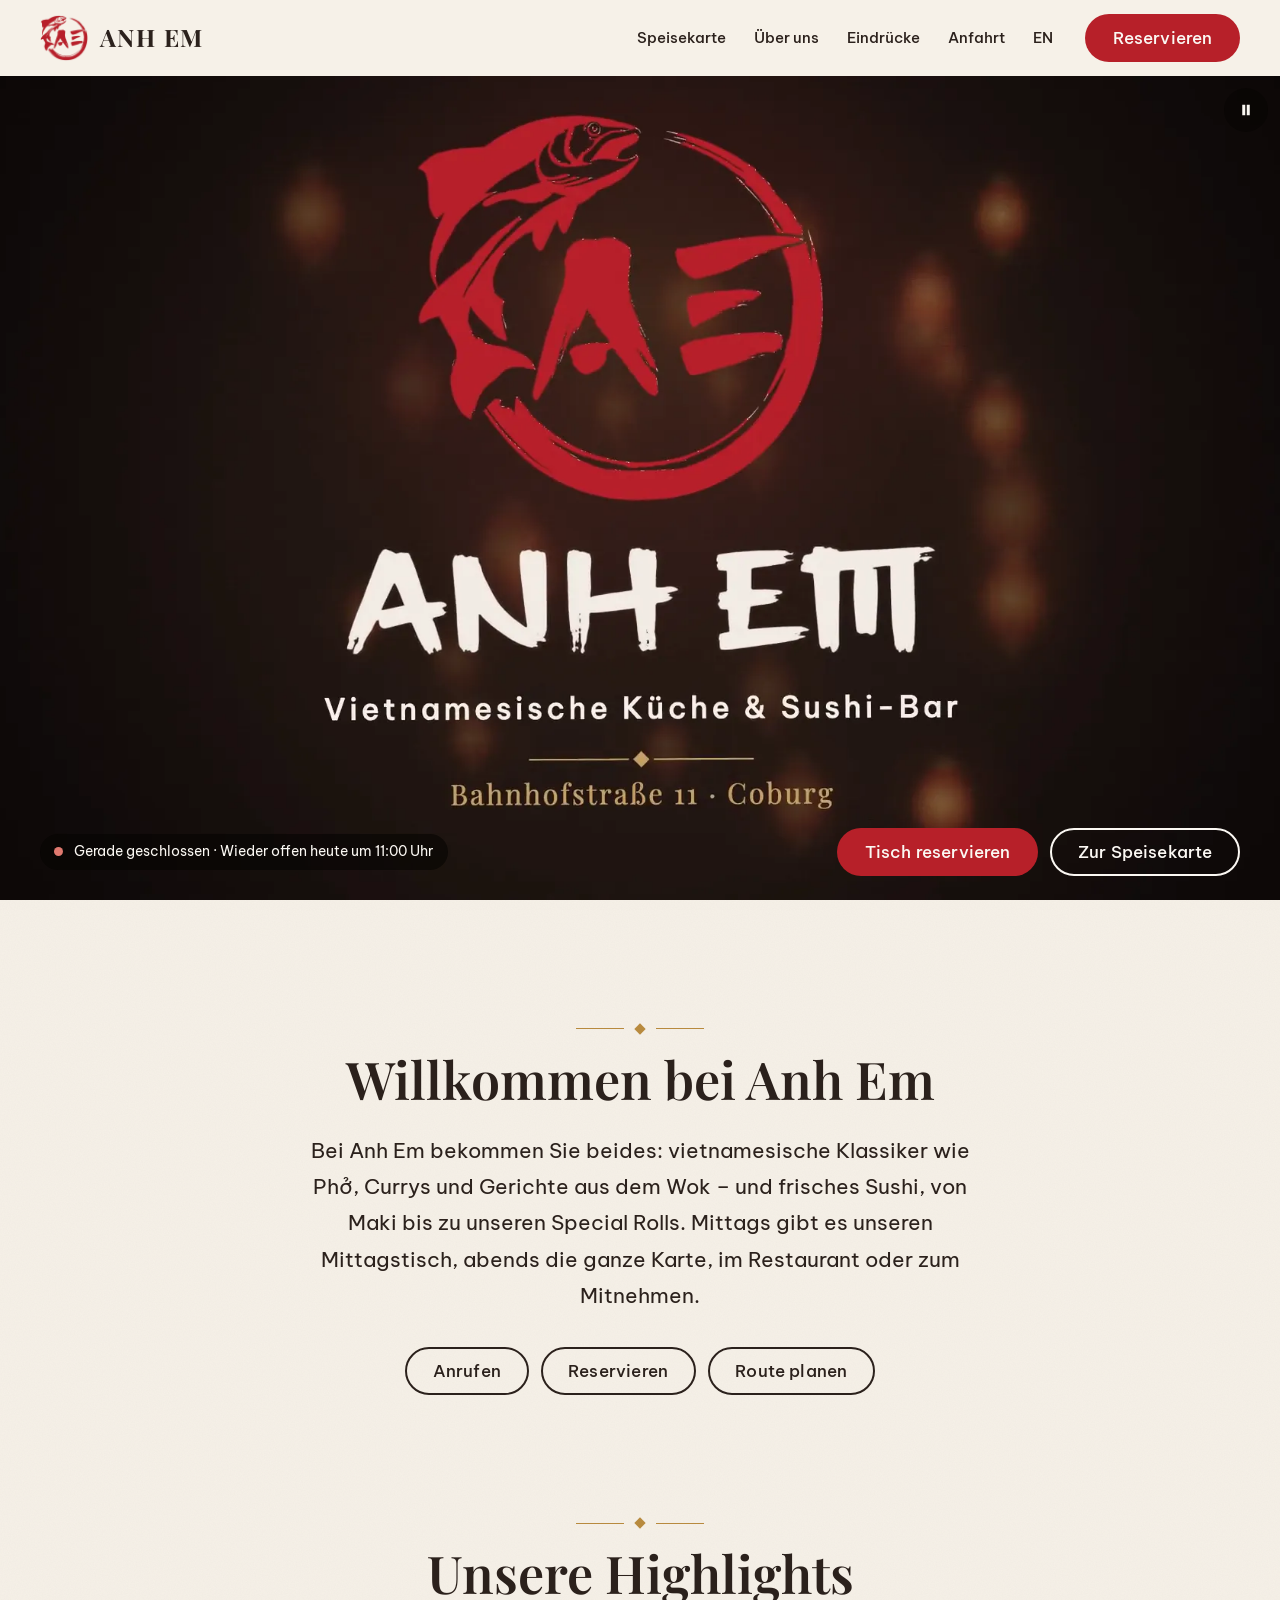
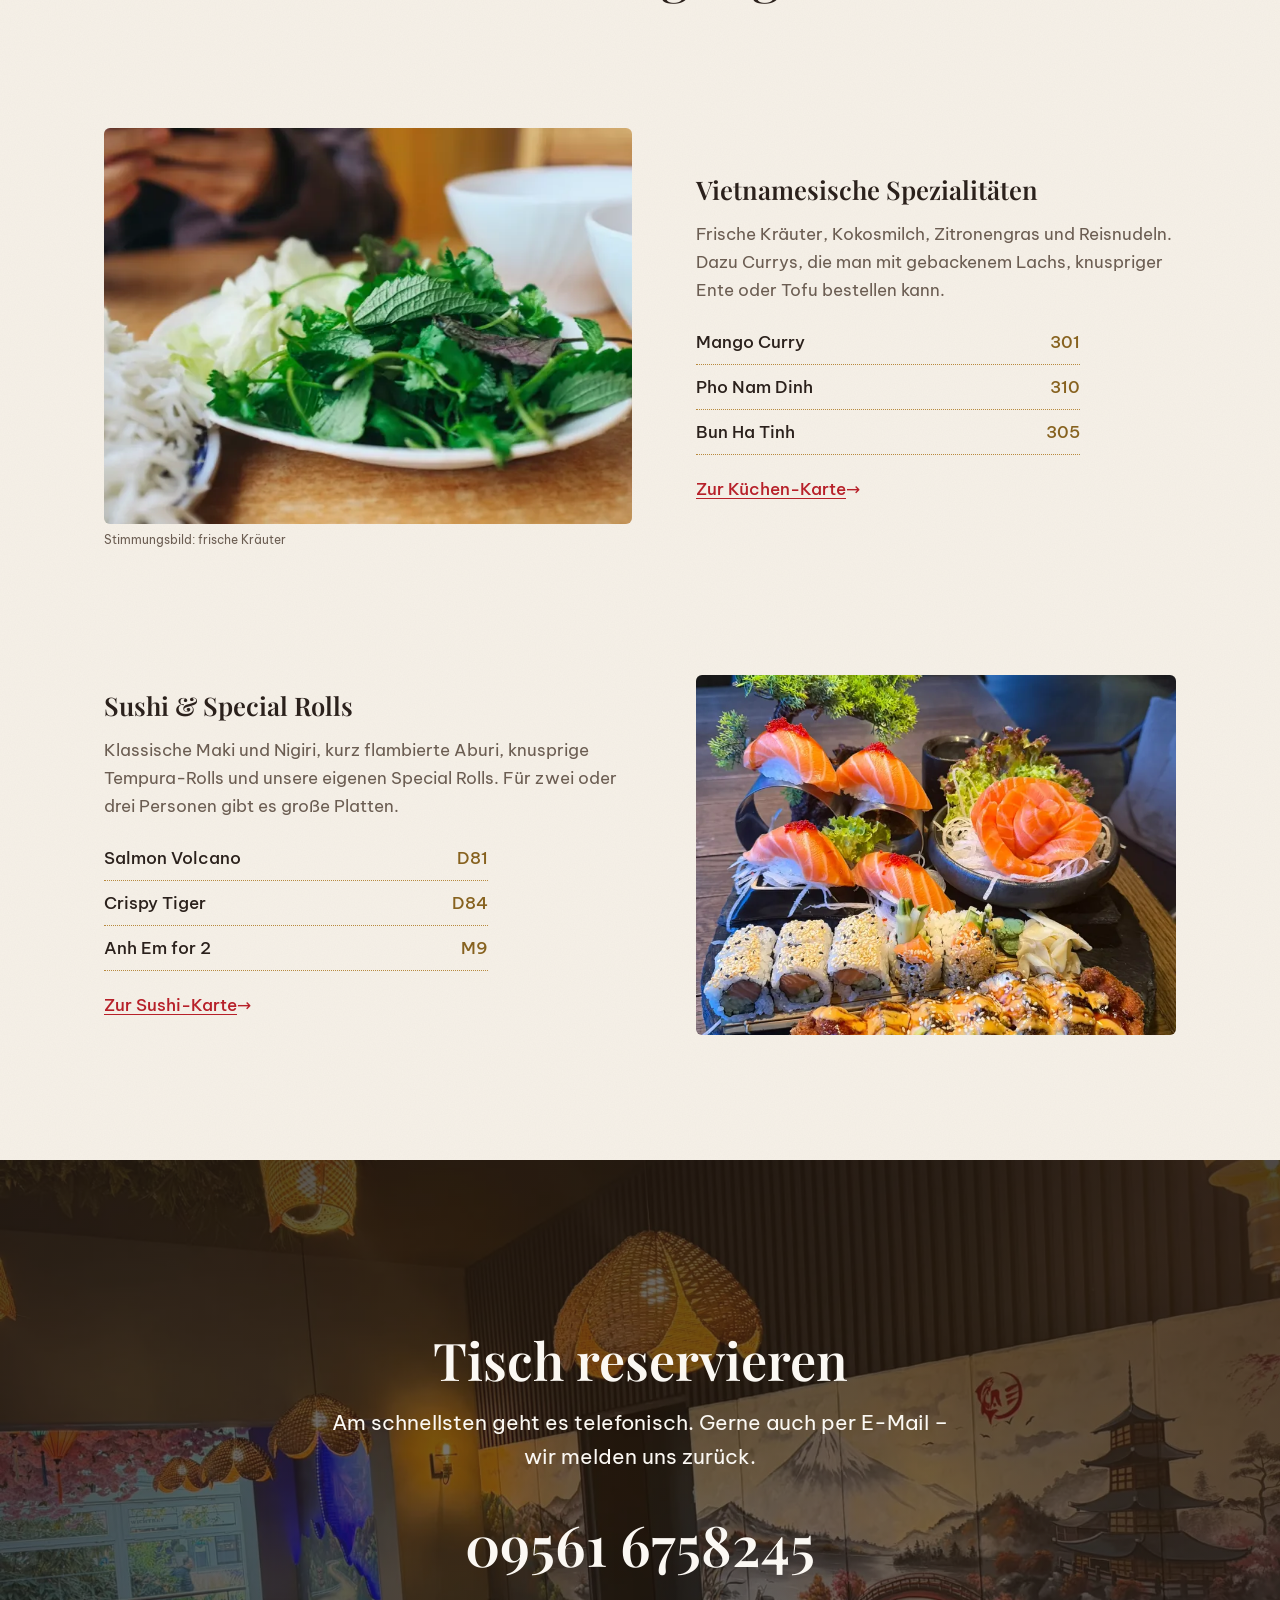
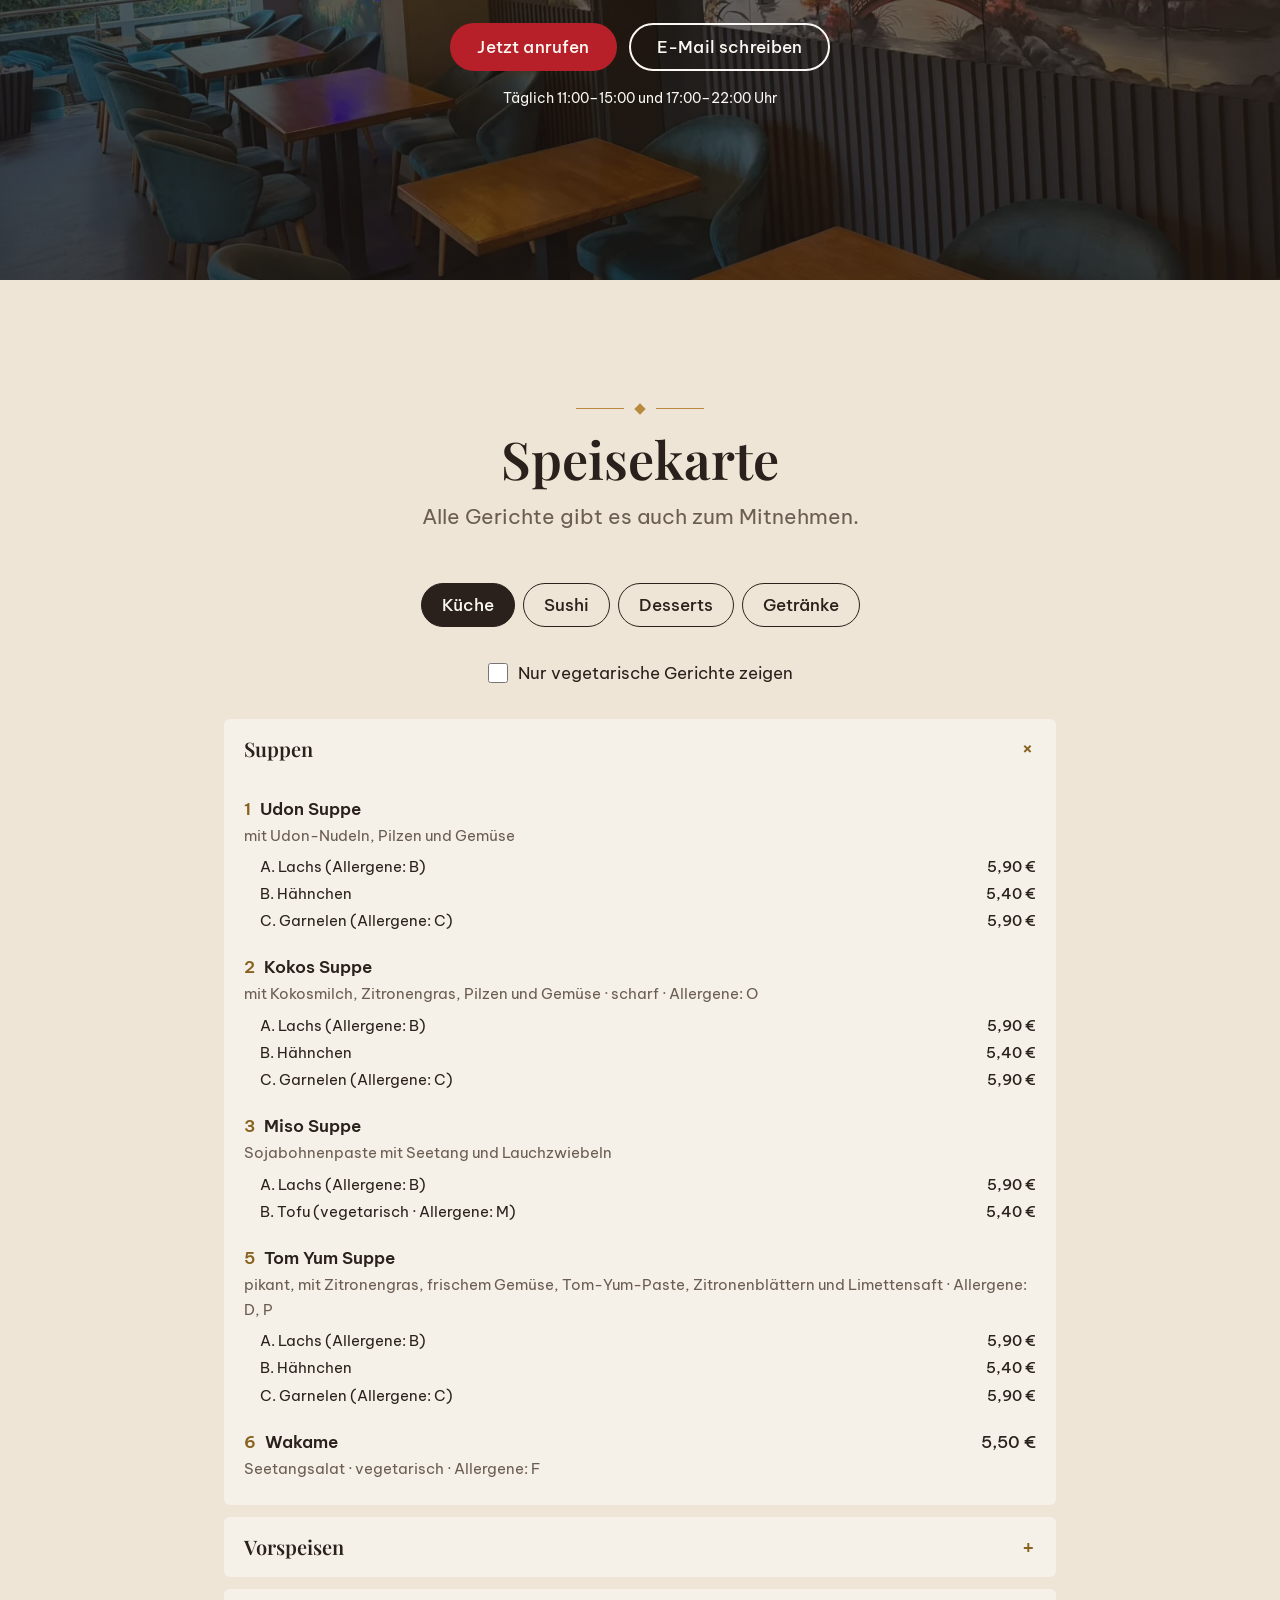
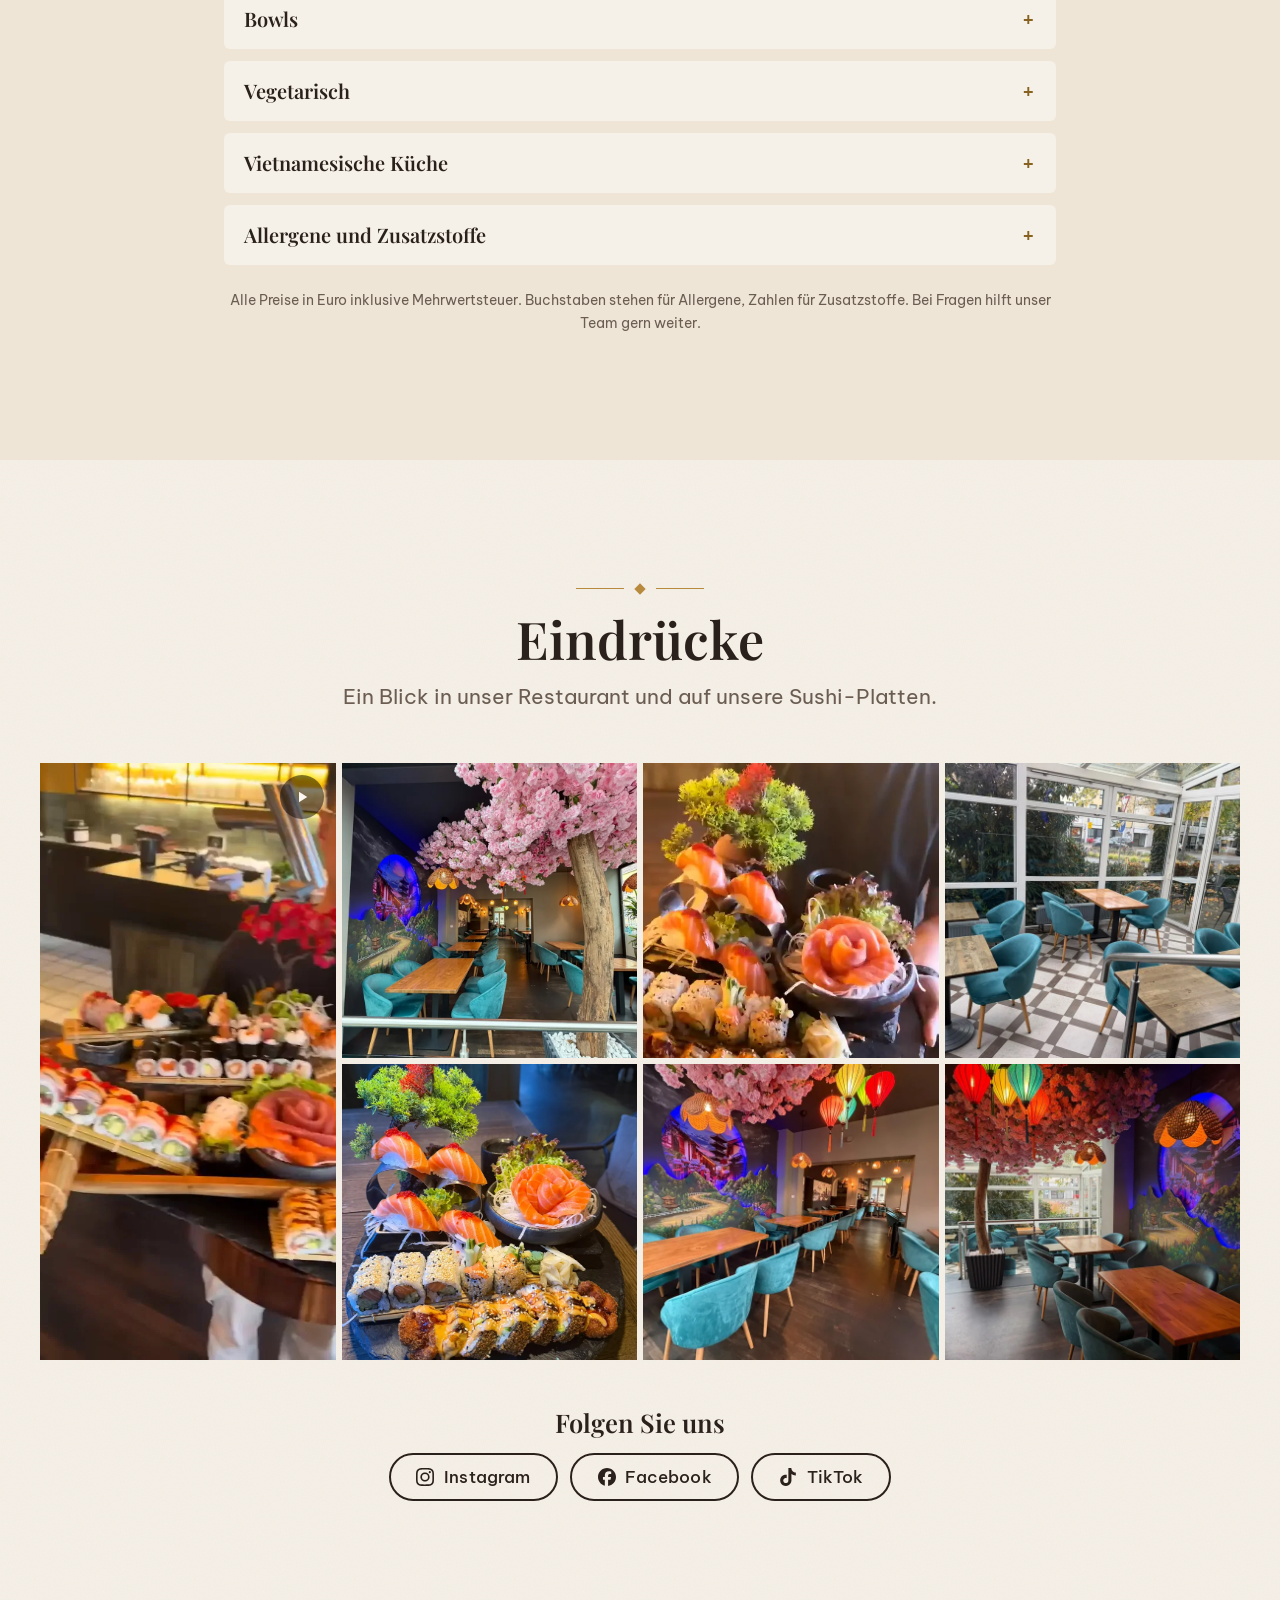
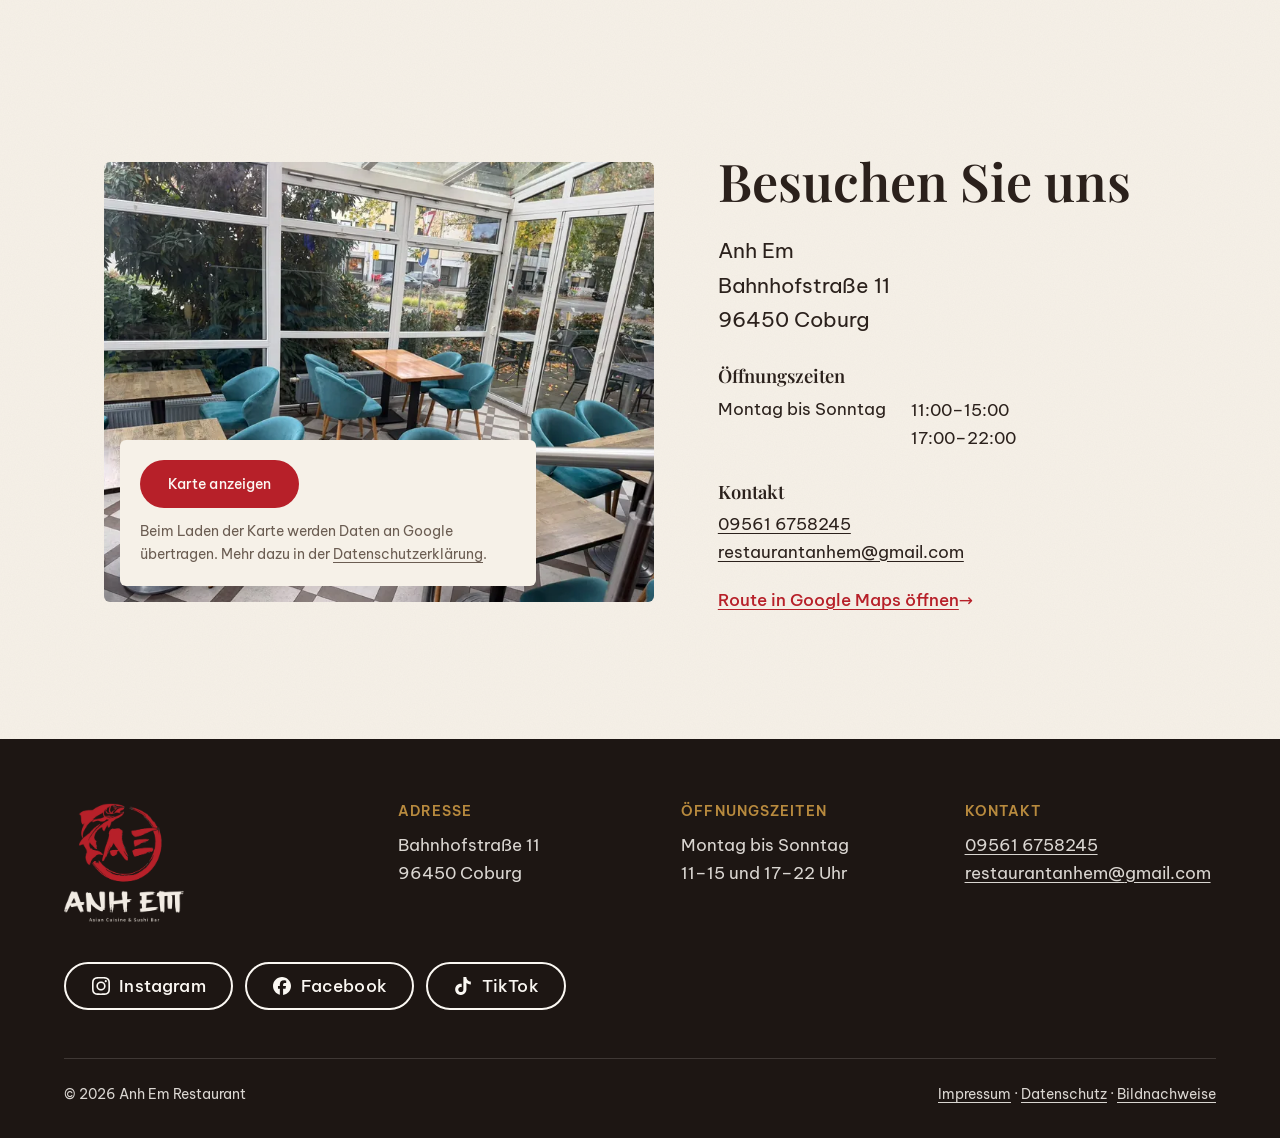
<file: index.html>
<!doctype html>
<html lang="de">
<head>
  <meta charset="utf-8">
  <meta name="viewport" content="width=device-width, initial-scale=1">
  <title>Anh Em – Vietnamesische Küche & Sushi-Bar in Coburg</title>
  <meta name="description" content="Anh Em in der Bahnhofstraße 11 in Coburg: vietnamesische Küche und Sushi-Bar. Mittagstisch, Abendkarte und Abholung. Tisch reservieren unter 09561 6758245.">
  <!-- VORSCHAU: Suchmaschinen sollen die Seite noch nicht anzeigen.
       Diese Zeile löschen, sobald Impressum und Datenschutz vollständig sind. -->
  <meta name="robots" content="noindex, nofollow">
  <meta name="theme-color" content="#f6f1e8">
  <link rel="icon" href="favicon.png" type="image/png">
  <link rel="apple-touch-icon" href="images/apple-touch-icon.png">
  <link rel="alternate" hreflang="de" href="./">
  <link rel="alternate" hreflang="en" href="en/">

  <!-- Vorschau, wenn jemand den Link in WhatsApp, Facebook usw. teilt -->
  <meta property="og:title" content="Anh Em – Vietnamesische Küche & Sushi-Bar in Coburg">
  <meta property="og:description" content="Bahnhofstraße 11, Coburg. Mittagstisch, Abendkarte, Abholung.">
  <meta property="og:image" content="images/logo-dunkel.png">
  <meta property="og:type" content="restaurant">

  <!-- Markiert, dass JavaScript läuft. Erst dann werden Inhalte für die
       Einblend-Animation kurz versteckt. Ohne JavaScript bleibt alles sichtbar. -->
  <script>document.documentElement.classList.add("js");</script>

  <!-- Wichtigste Schriftdateien vorladen, damit die Überschriften sofort richtig aussehen -->
  <link rel="preload" href="fonts/playfair-latin.woff2" as="font" type="font/woff2" crossorigin>
  <link rel="preload" href="fonts/bevietnampro-latin-400.woff2" as="font" type="font/woff2" crossorigin>

  <!-- CSS: erst die Werte (tokens), dann Grundlagen, dann Aufbau, dann Bausteine -->
  <link rel="stylesheet" href="css/tokens.css">
  <link rel="stylesheet" href="css/base.css">
  <link rel="stylesheet" href="css/layout.css">
  <link rel="stylesheet" href="css/components.css">

  <!-- Daten für Google (schema.org): Name, Adresse, Zeiten, Küche -->
  <script type="application/ld+json">
  {
    "@context": "https://schema.org",
    "@type": "Restaurant",
    "name": "Anh Em",
    "description": "Vietnamesische Küche und Sushi-Bar in Coburg",
    "servesCuisine": ["Vietnamesisch", "Sushi"],
    "telephone": "+49 9561 6758245",
    "email": "restaurantanhem@gmail.com",
    "priceRange": "€€",
    "acceptsReservations": "True",
    "address": {
      "@type": "PostalAddress",
      "streetAddress": "Bahnhofstraße 11",
      "postalCode": "96450",
      "addressLocality": "Coburg",
      "addressRegion": "Bayern",
      "addressCountry": "DE"
    },
    "openingHoursSpecification": [
      {
        "@type": "OpeningHoursSpecification",
        "dayOfWeek": ["Monday", "Tuesday", "Wednesday", "Thursday", "Friday", "Saturday", "Sunday"],
        "opens": "11:00",
        "closes": "15:00"
      },
      {
        "@type": "OpeningHoursSpecification",
        "dayOfWeek": ["Monday", "Tuesday", "Wednesday", "Thursday", "Friday", "Saturday", "Sunday"],
        "opens": "17:00",
        "closes": "22:00"
      }
    ],
    "sameAs": ["https://www.instagram.com/anhemrestaurant.coburg/", "https://www.facebook.com/profile.php?id=61582713230617", "https://www.tiktok.com/@anhem.restaurant.coburg"]
  }
  </script>
</head>
<body>

  <a class="sprung" href="#inhalt">Zum Inhalt springen</a>

  <!-- ===================================================
       KOPFLEISTE (bleibt beim Scrollen oben stehen)
       Links das Logo, rechts die Menüpunkte und "Reservieren".
       Auf dem Handy klappt das Menü über den Knopf ☰ auf
       (gesteuert von js/navigation.js).
       =================================================== -->
  <header class="kopfleiste" id="kopfleiste">
    <a class="kopfleiste__logo" href="#oben" aria-label="Anh Em – zum Seitenanfang">
      <img src="images/emblem.webp" width="400" height="400" alt="">
      <span class="kopfleiste__name">Anh Em</span>
    </a>

    <button class="kopfleiste__menueknopf" type="button" aria-expanded="false" aria-controls="hauptmenue">
      <span class="kopfleiste__striche" aria-hidden="true"></span>
      <span class="nur-vorlesen">Menü</span>
    </button>

    <nav class="hauptmenue" id="hauptmenue" aria-label="Hauptnavigation">
      <ul>
        <li><a href="#karte">Speisekarte</a></li>
        <li><a href="#ueber-uns">Über uns</a></li>
        <li><a href="#eindruecke">Eindrücke</a></li>
        <li><a href="#besuch">Anfahrt</a></li>
        <li><a href="en/" hreflang="en" lang="en">EN</a></li>
      </ul>
      <a class="knopf knopf--rot" href="#reservieren">Reservieren</a>
    </nav>
  </header>

  <main id="inhalt">

    <!-- ===================================================
         HINTERGRUND-VIDEO
         =================================================== -->
    <section class="held" id="oben" aria-labelledby="held-titel">
      <h1 class="nur-vorlesen" id="held-titel">Anh Em – Vietnamesische Küche &amp; Sushi-Bar in Coburg</h1>

      <!-- Hintergrund-Video: füllt den ganzen Bereich und zeigt selbst Logo, Name und
           Adresse, deshalb kein Text darüber. js/intro-video.js startet es. -->
      <div class="held__film">
        <video class="held__video" id="intro-video" muted loop playsinline preload="auto"
               disablepictureinpicture disableremoteplayback aria-hidden="true"
               poster="images/intro-standbild.webp" width="1920" height="1080">
          <source src="videos/anh-em-intro.mp4" type="video/mp4">
        </video>
        <!-- Kleiner Knopf zum Anhalten; js/intro-video.js zeigt ihn an und setzt die Beschriftung -->
        <button type="button" class="filmknopf" id="intro-knopf" hidden>
          <svg class="symbol-pause" viewBox="0 0 24 24" width="18" height="18" aria-hidden="true"><path fill="currentColor" d="M7 5h4v14H7zM13 5h4v14h-4z"/></svg>
          <svg class="symbol-spielen" viewBox="0 0 24 24" width="18" height="18" aria-hidden="true"><path fill="currentColor" d="M8 5v14l11-7z"/></svg>
        </button>
      </div>

      <!-- Leiste am unteren Rand: Live-Anzeige (js/oeffnungszeiten.js) und die zwei Hauptknöpfe -->
      <div class="held__leiste">
        <p class="held__status">
          <span class="punkt" id="status-punkt" aria-hidden="true"></span>
          <span id="status">Täglich 11–15 und 17–22 Uhr</span><span id="status-detail"></span>
        </p>
        <div class="knopfreihe">
          <a class="knopf knopf--rot" href="#reservieren">Tisch reservieren</a>
          <a class="knopf knopf--hell" href="#karte">Zur Speisekarte</a>
        </div>
      </div>
    </section>

    <!-- ===================================================
         WILLKOMMEN
         =================================================== -->
    <section class="willkommen abschnitt" id="ueber-uns" aria-labelledby="willkommen-titel" data-erscheinen>
      <p class="zierzeile" aria-hidden="true"><span></span></p>
      <h2 id="willkommen-titel">Willkommen bei Anh Em</h2>
      <p class="willkommen__text">
        Bei Anh Em bekommen Sie beides: vietnamesische Klassiker wie Phở, Currys und Gerichte
        aus dem Wok – und frisches Sushi, von Maki bis zu unseren Special Rolls. Mittags gibt es
        unseren Mittagstisch, abends die ganze Karte, im Restaurant oder zum Mitnehmen.
      </p>
      <div class="knopfreihe knopfreihe--mitte">
        <a class="knopf knopf--rand" href="tel:+4995616758245">Anrufen</a>
        <a class="knopf knopf--rand" href="#reservieren">Reservieren</a>
        <a class="knopf knopf--rand" href="https://www.google.com/maps/search/?api=1&amp;query=Anh+Em+Bahnhofstra%C3%9Fe+11+96450+Coburg" rel="noopener" target="_blank">Route planen</a>
      </div>
    </section>

    <!-- ===================================================
         HIGHLIGHTS
         Zwei Reihen: Bild und Text, jeweils mit Empfehlungen.
         =================================================== -->
    <section class="kuechen" aria-labelledby="kuechen-titel">
      <div class="abschnitt__kopf" data-erscheinen>
        <p class="zierzeile" aria-hidden="true"><span></span></p>
        <h2 id="kuechen-titel">Unsere Highlights</h2>
      </div>

      <article class="kueche" data-erscheinen>
        <figure class="kueche__bild">
          <img src="images/fotos/kraeuter-800.webp" width="800" height="531" loading="lazy"
               alt="Frische vietnamesische Kräuter und Salat auf einem Teller">
        <figcaption class="bildhinweis">Stimmungsbild: frische Kräuter</figcaption>
      </figure>
        <div class="kueche__text">
          <h3>Vietnamesische Spezialitäten</h3>
          <p>Frische Kräuter, Kokosmilch, Zitronengras und Reisnudeln. Dazu Currys, die man
             mit gebackenem Lachs, knuspriger Ente oder Tofu bestellen kann.</p>
          <ul class="empfehlungen">
            <li><span>Mango Curry</span><span class="zahlen">301</span></li>
            <li><span>Pho Nam Dinh</span><span class="zahlen">310</span></li>
            <li><span>Bun Ha Tinh</span><span class="zahlen">305</span></li>
          </ul>
          <a class="textlink" href="#karte" data-reiter="0">Zur Küchen-Karte</a>
        </div>
      </article>

      <article class="kueche kueche--gespiegelt" data-erscheinen>
        <figure class="kueche__bild">
          <img src="images/fotos/sushi-platte-800.webp" width="800" height="1067" loading="lazy"
               alt="Sushi-Platte mit Lachs-Sashimi, Rolls und Dekoration">
        </figure>
        <div class="kueche__text">
          <h3>Sushi &amp; Special Rolls</h3>
          <p>Klassische Maki und Nigiri, kurz flambierte Aburi, knusprige Tempura-Rolls und
             unsere eigenen Special Rolls. Für zwei oder drei Personen gibt es große Platten.</p>
          <ul class="empfehlungen">
            <li><span>Salmon Volcano</span><span class="zahlen">D81</span></li>
            <li><span>Crispy Tiger</span><span class="zahlen">D84</span></li>
            <li><span>Anh Em for 2</span><span class="zahlen">M9</span></li>
          </ul>
          <a class="textlink" href="#karte" data-reiter="1">Zur Sushi-Karte</a>
        </div>
      </article>
    </section>

    <!-- ===================================================
         RESERVIEREN (Bildband)
         =================================================== -->
    <section class="band" id="reservieren" aria-labelledby="reservieren-titel">
      <img class="band__bild" loading="lazy"
           src="images/fotos/innen-wandbild-1600.webp"
           srcset="images/fotos/innen-wandbild-800.webp 800w, images/fotos/innen-wandbild-1600.webp 1600w"
           sizes="100vw" width="1600" height="1200"
           alt="Gastraum mit Holztischen, türkisfarbenen Sesseln und einem großen Wandbild mit Pagode">
      <div class="band__inhalt" data-erscheinen>
        <h2 id="reservieren-titel">Tisch reservieren</h2>
        <p>Am schnellsten geht es telefonisch. Gerne auch per E-Mail – wir melden uns zurück.</p>
        <a class="band__telefon zahlen" href="tel:+4995616758245">09561 6758245</a>
        <div class="knopfreihe knopfreihe--mitte">
          <a class="knopf knopf--rot" href="tel:+4995616758245">Jetzt anrufen</a>
          <a class="knopf knopf--hell" href="mailto:restaurantanhem@gmail.com?subject=Tischreservierung&amp;body=Name%3A%20%0ADatum%3A%20%0AUhrzeit%3A%20%0APersonen%3A%20">E-Mail schreiben</a>
        </div>
        <p class="band__zeiten">Täglich 11:00–15:00 und 17:00–22:00 Uhr</p>
      </div>
    </section>

    <!-- ===================================================
         SPEISEKARTE
         Der Inhalt kommt aus js/speisekarte-daten.js und wird
         von js/speisekarte.js hier eingesetzt (mit Reitern).
         =================================================== -->
    <section class="karte abschnitt" id="karte" aria-labelledby="karte-titel">
      <div class="abschnitt__kopf" data-erscheinen>
        <p class="zierzeile" aria-hidden="true"><span></span></p>
        <h2 id="karte-titel">Speisekarte</h2>
        <p>Alle Gerichte gibt es auch zum Mitnehmen.</p>
      </div>

      <div id="speisekarte" class="karte__inhalt">
        <noscript>
          <p class="karte__hinweis">Die Speisekarte braucht JavaScript. Rufen Sie uns gern an: 09561 6758245.</p>
        </noscript>
      </div>
      <div id="allergene-legende" class="karte__legende"></div>
      <p class="karte__hinweis">
        Alle Preise in Euro inklusive Mehrwertsteuer. Buchstaben stehen für Allergene,
        Zahlen für Zusatzstoffe. Bei Fragen hilft unser Team gern weiter.
      </p>
    </section>

    <!-- ===================================================
         EINDRÜCKE (Fotoraster)
         Fotos aus dem Restaurant und ein kurzes Video.
         Neue Fotos einfach hier in der Liste austauschen.
         =================================================== -->
    <section class="eindruecke abschnitt" id="eindruecke" aria-labelledby="eindruecke-titel">
      <div class="abschnitt__kopf" data-erscheinen>
        <p class="zierzeile" aria-hidden="true"><span></span></p>
        <h2 id="eindruecke-titel">Eindrücke</h2>
        <p>Ein Blick in unser Restaurant und auf unsere Sushi-Platten.</p>
      </div>

      <ul class="fotoraster">
        <!-- Kurzes Video, nimmt zwei Zeilen ein. js/raster-video.js startet es, sobald es im Bild ist. -->
        <li class="fotoraster__film">
          <video id="raster-video" muted loop playsinline preload="none" disablepictureinpicture disableremoteplayback
                 poster="images/fotos/sushi-video-standbild.webp" width="576" height="1024" aria-label="Sushi-Platten werden an den Tisch getragen">
            <source src="videos/sushi-platten.mp4" type="video/mp4">
          </video>
          <button type="button" class="filmknopf" id="raster-knopf" hidden>
            <svg class="symbol-pause" viewBox="0 0 24 24" width="18" height="18" aria-hidden="true"><path fill="currentColor" d="M7 5h4v14H7zM13 5h4v14h-4z"/></svg>
            <svg class="symbol-spielen" viewBox="0 0 24 24" width="18" height="18" aria-hidden="true"><path fill="currentColor" d="M8 5v14l11-7z"/></svg>
          </button>
        </li>
        <li><figure><img src="images/fotos/innen-kirschbaum-800.webp" width="800" height="1067" loading="lazy" alt="Blick durch den Gastraum, darüber ein großer rosa Kirschblütenbaum"></figure></li>
        <li><figure><img src="images/fotos/sushi-platte-detail.webp" width="576" height="576" loading="lazy" alt="Nahaufnahme einer Platte mit Lachs-Sashimi, Rolls und Dekoration"></figure></li>
        <li><figure><img src="images/fotos/wintergarten-800.webp" width="800" height="600" loading="lazy" alt="Heller Wintergarten mit Holztischen und türkisfarbenen Sesseln"></figure></li>
        <li><figure><img src="images/fotos/sushi-platte-800.webp" width="800" height="1067" loading="lazy" alt="Sushi-Platte mit Lachs-Sashimi und Rolls"></figure></li>
        <li><figure><img src="images/fotos/innen-tische-800.webp" width="800" height="600" loading="lazy" alt="Lange Tischreihe, Laternen und ein leuchtendes Wandbild"></figure></li>
        <li><figure><img src="images/fotos/innen-baum-fenster-800.webp" width="800" height="600" loading="lazy" alt="Kirschblütenbaum vor den Fenstern, darunter gedeckte Tische"></figure></li>
      </ul>

      <h3 class="sozial__titel">Folgen Sie uns</h3>
      <!-- Normale Links: Instagram, Facebook und TikTok laden erst nach dem Klick -->
      <ul class="sozial">
          <li><a class="knopf knopf--rand sozialknopf" href="https://www.instagram.com/anhemrestaurant.coburg/" rel="noopener" target="_blank">
            <svg viewBox="0 0 24 24" width="18" height="18" aria-hidden="true"><path fill="currentColor" d="M7.0301.084c-1.2768.0602-2.1487.264-2.911.5634-.7888.3075-1.4575.72-2.1228 1.3877-.6652.6677-1.075 1.3368-1.3802 2.127-.2954.7638-.4956 1.6365-.552 2.914-.0564 1.2775-.0689 1.6882-.0626 4.947.0062 3.2586.0206 3.6671.0825 4.9473.061 1.2765.264 2.1482.5635 2.9107.308.7889.72 1.4573 1.388 2.1228.6679.6655 1.3365 1.0743 2.1285 1.38.7632.295 1.6361.4961 2.9134.552 1.2773.056 1.6884.069 4.9462.0627 3.2578-.0062 3.668-.0207 4.9478-.0814 1.28-.0607 2.147-.2652 2.9098-.5633.7889-.3086 1.4578-.72 2.1228-1.3881.665-.6682 1.0745-1.3378 1.3795-2.1284.2957-.7632.4966-1.636.552-2.9124.056-1.2809.0692-1.6898.063-4.948-.0063-3.2583-.021-3.6668-.0817-4.9465-.0607-1.2797-.264-2.1487-.5633-2.9117-.3084-.7889-.72-1.4568-1.3876-2.1228C21.2982 1.33 20.628.9208 19.8378.6165 19.074.321 18.2017.1197 16.9244.0645 15.6471.0093 15.236-.005 11.977.0014 8.718.0076 8.31.0215 7.0301.0839m.1402 21.6932c-1.17-.0509-1.8053-.2453-2.2287-.408-.5606-.216-.96-.4771-1.3819-.895-.422-.4178-.6811-.8186-.9-1.378-.1644-.4234-.3624-1.058-.4171-2.228-.0595-1.2645-.072-1.6442-.079-4.848-.007-3.2037.0053-3.583.0607-4.848.05-1.169.2456-1.805.408-2.2282.216-.5613.4762-.96.895-1.3816.4188-.4217.8184-.6814 1.3783-.9003.423-.1651 1.0575-.3614 2.227-.4171 1.2655-.06 1.6447-.072 4.848-.079 3.2033-.007 3.5835.005 4.8495.0608 1.169.0508 1.8053.2445 2.228.408.5608.216.96.4754 1.3816.895.4217.4194.6816.8176.9005 1.3787.1653.4217.3617 1.056.4169 2.2263.0602 1.2655.0739 1.645.0796 4.848.0058 3.203-.0055 3.5834-.061 4.848-.051 1.17-.245 1.8055-.408 2.2294-.216.5604-.4763.96-.8954 1.3814-.419.4215-.8181.6811-1.3783.9-.4224.1649-1.0577.3617-2.2262.4174-1.2656.0595-1.6448.072-4.8493.079-3.2045.007-3.5825-.006-4.848-.0608M16.953 5.5864A1.44 1.44 0 1 0 18.39 4.144a1.44 1.44 0 0 0-1.437 1.4424M5.8385 12.012c.0067 3.4032 2.7706 6.1557 6.173 6.1493 3.4026-.0065 6.157-2.7701 6.1506-6.1733-.0065-3.4032-2.771-6.1565-6.174-6.1498-3.403.0067-6.156 2.771-6.1496 6.1738M8 12.0077a4 4 0 1 1 4.008 3.9921A3.9996 3.9996 0 0 1 8 12.0077"/></svg>Instagram</a></li>
          <li><a class="knopf knopf--rand sozialknopf" href="https://www.facebook.com/profile.php?id=61582713230617" rel="noopener" target="_blank">
            <svg viewBox="0 0 24 24" width="18" height="18" aria-hidden="true"><path fill="currentColor" d="M9.101 23.691v-7.98H6.627v-3.667h2.474v-1.58c0-4.085 1.848-5.978 5.858-5.978.401 0 .955.042 1.468.103a8.68 8.68 0 0 1 1.141.195v3.325a8.623 8.623 0 0 0-.653-.036 26.805 26.805 0 0 0-.733-.009c-.707 0-1.259.096-1.675.309a1.686 1.686 0 0 0-.679.622c-.258.42-.374.995-.374 1.752v1.297h3.919l-.386 2.103-.287 1.564h-3.246v8.245C19.396 23.238 24 18.179 24 12.044c0-6.627-5.373-12-12-12s-12 5.373-12 12c0 5.628 3.874 10.35 9.101 11.647Z"/></svg>Facebook</a></li>
          <li><a class="knopf knopf--rand sozialknopf" href="https://www.tiktok.com/@anhem.restaurant.coburg" rel="noopener" target="_blank">
            <svg viewBox="0 0 24 24" width="18" height="18" aria-hidden="true"><path fill="currentColor" d="M12.525.02c1.31-.02 2.61-.01 3.91-.02.08 1.53.63 3.09 1.75 4.17 1.12 1.11 2.7 1.62 4.24 1.79v4.03c-1.44-.05-2.89-.35-4.2-.97-.57-.26-1.1-.59-1.62-.93-.01 2.92.01 5.84-.02 8.75-.08 1.4-.54 2.79-1.35 3.94-1.31 1.92-3.58 3.17-5.91 3.21-1.43.08-2.86-.31-4.08-1.03-2.02-1.19-3.44-3.37-3.65-5.71-.02-.5-.03-1-.01-1.49.18-1.9 1.12-3.72 2.58-4.96 1.66-1.44 3.98-2.13 6.15-1.72.02 1.48-.04 2.96-.04 4.44-.99-.32-2.15-.23-3.02.37-.63.41-1.11 1.04-1.36 1.75-.21.51-.15 1.07-.14 1.61.24 1.64 1.82 3.02 3.5 2.87 1.12-.01 2.19-.66 2.77-1.61.19-.33.4-.67.41-1.06.1-1.79.06-3.57.07-5.36.01-4.03-.01-8.05.02-12.07z"/></svg>TikTok</a></li>
        </ul>
    </section>

    <!-- ===================================================
         BESUCH: Karte (Zwei-Klick) und Adresse/Zeiten
         Google Maps wird erst nach einem Klick geladen (Datenschutz).
         =================================================== -->
    <section class="besuch abschnitt" id="besuch" aria-labelledby="besuch-titel">
      <div class="karte-zwei-klick" id="karte-zwei-klick">
        <img src="images/fotos/wintergarten-1600.webp"
             srcset="images/fotos/wintergarten-800.webp 800w, images/fotos/wintergarten-1600.webp 1600w"
             sizes="(min-width: 900px) 50vw, 100vw"
             width="1600" height="1200" loading="lazy"
             alt="Wintergarten des Restaurants Anh Em">
        <div class="karte-zwei-klick__hinweis">
          <button type="button" class="knopf knopf--rot" id="karte-laden">Karte anzeigen</button>
          <p>Beim Laden der Karte werden Daten an Google übertragen.
             Mehr dazu in der <a href="datenschutz.html#google-maps">Datenschutzerklärung</a>.</p>
        </div>
      </div>

      <div class="besuch__text" data-erscheinen>
        <h2 id="besuch-titel">Besuchen Sie uns</h2>
        <p class="besuch__adresse">
          Anh Em<br>
          Bahnhofstraße 11<br>
          96450 Coburg
        </p>

        <h3>Öffnungszeiten</h3>
        <table class="zeiten">
          <caption class="nur-vorlesen">Öffnungszeiten</caption>
          <tbody>
            <tr><th scope="row">Montag bis Sonntag</th><td class="zahlen">11:00–15:00<br>17:00–22:00</td></tr>
          </tbody>
        </table>

        <h3>Kontakt</h3>
        <p>
          <a href="tel:+4995616758245" class="zahlen">09561 6758245</a><br>
          <a href="mailto:restaurantanhem@gmail.com">restaurantanhem@gmail.com</a>
        </p>

        <p><a class="textlink" href="https://www.google.com/maps/search/?api=1&amp;query=Anh+Em+Bahnhofstra%C3%9Fe+11+96450+Coburg"
              rel="noopener" target="_blank">Route in Google Maps öffnen</a></p>
      </div>
    </section>

  </main>

  <!-- ===================================================
       FUSS (Footer)
       =================================================== -->
  <footer class="fuss">
    <div class="fuss__inhalt">
      <div class="fuss__marke">
        <img src="images/logo-hell-klein.png" width="320" height="320" alt="Anh Em – Asian Cuisine & Sushi Bar">
      </div>
      <div>
        <h2 class="fuss__titel">Adresse</h2>
        <p>Bahnhofstraße 11<br>96450 Coburg</p>
      </div>
      <div>
        <h2 class="fuss__titel">Öffnungszeiten</h2>
        <p>Montag bis Sonntag<br>11–15 und 17–22 Uhr</p>
      </div>
      <div>
        <h2 class="fuss__titel">Kontakt</h2>
        <p><a href="tel:+4995616758245" class="zahlen">09561 6758245</a><br>
           <a href="mailto:restaurantanhem@gmail.com">restaurantanhem@<wbr>gmail.com</a></p>
      </div>
    </div>
    <div class="fuss__sozial">
        <ul class="sozial">
          <li><a class="knopf knopf--hell sozialknopf" href="https://www.instagram.com/anhemrestaurant.coburg/" rel="noopener" target="_blank">
            <svg viewBox="0 0 24 24" width="18" height="18" aria-hidden="true"><path fill="currentColor" d="M7.0301.084c-1.2768.0602-2.1487.264-2.911.5634-.7888.3075-1.4575.72-2.1228 1.3877-.6652.6677-1.075 1.3368-1.3802 2.127-.2954.7638-.4956 1.6365-.552 2.914-.0564 1.2775-.0689 1.6882-.0626 4.947.0062 3.2586.0206 3.6671.0825 4.9473.061 1.2765.264 2.1482.5635 2.9107.308.7889.72 1.4573 1.388 2.1228.6679.6655 1.3365 1.0743 2.1285 1.38.7632.295 1.6361.4961 2.9134.552 1.2773.056 1.6884.069 4.9462.0627 3.2578-.0062 3.668-.0207 4.9478-.0814 1.28-.0607 2.147-.2652 2.9098-.5633.7889-.3086 1.4578-.72 2.1228-1.3881.665-.6682 1.0745-1.3378 1.3795-2.1284.2957-.7632.4966-1.636.552-2.9124.056-1.2809.0692-1.6898.063-4.948-.0063-3.2583-.021-3.6668-.0817-4.9465-.0607-1.2797-.264-2.1487-.5633-2.9117-.3084-.7889-.72-1.4568-1.3876-2.1228C21.2982 1.33 20.628.9208 19.8378.6165 19.074.321 18.2017.1197 16.9244.0645 15.6471.0093 15.236-.005 11.977.0014 8.718.0076 8.31.0215 7.0301.0839m.1402 21.6932c-1.17-.0509-1.8053-.2453-2.2287-.408-.5606-.216-.96-.4771-1.3819-.895-.422-.4178-.6811-.8186-.9-1.378-.1644-.4234-.3624-1.058-.4171-2.228-.0595-1.2645-.072-1.6442-.079-4.848-.007-3.2037.0053-3.583.0607-4.848.05-1.169.2456-1.805.408-2.2282.216-.5613.4762-.96.895-1.3816.4188-.4217.8184-.6814 1.3783-.9003.423-.1651 1.0575-.3614 2.227-.4171 1.2655-.06 1.6447-.072 4.848-.079 3.2033-.007 3.5835.005 4.8495.0608 1.169.0508 1.8053.2445 2.228.408.5608.216.96.4754 1.3816.895.4217.4194.6816.8176.9005 1.3787.1653.4217.3617 1.056.4169 2.2263.0602 1.2655.0739 1.645.0796 4.848.0058 3.203-.0055 3.5834-.061 4.848-.051 1.17-.245 1.8055-.408 2.2294-.216.5604-.4763.96-.8954 1.3814-.419.4215-.8181.6811-1.3783.9-.4224.1649-1.0577.3617-2.2262.4174-1.2656.0595-1.6448.072-4.8493.079-3.2045.007-3.5825-.006-4.848-.0608M16.953 5.5864A1.44 1.44 0 1 0 18.39 4.144a1.44 1.44 0 0 0-1.437 1.4424M5.8385 12.012c.0067 3.4032 2.7706 6.1557 6.173 6.1493 3.4026-.0065 6.157-2.7701 6.1506-6.1733-.0065-3.4032-2.771-6.1565-6.174-6.1498-3.403.0067-6.156 2.771-6.1496 6.1738M8 12.0077a4 4 0 1 1 4.008 3.9921A3.9996 3.9996 0 0 1 8 12.0077"/></svg>Instagram</a></li>
          <li><a class="knopf knopf--hell sozialknopf" href="https://www.facebook.com/profile.php?id=61582713230617" rel="noopener" target="_blank">
            <svg viewBox="0 0 24 24" width="18" height="18" aria-hidden="true"><path fill="currentColor" d="M9.101 23.691v-7.98H6.627v-3.667h2.474v-1.58c0-4.085 1.848-5.978 5.858-5.978.401 0 .955.042 1.468.103a8.68 8.68 0 0 1 1.141.195v3.325a8.623 8.623 0 0 0-.653-.036 26.805 26.805 0 0 0-.733-.009c-.707 0-1.259.096-1.675.309a1.686 1.686 0 0 0-.679.622c-.258.42-.374.995-.374 1.752v1.297h3.919l-.386 2.103-.287 1.564h-3.246v8.245C19.396 23.238 24 18.179 24 12.044c0-6.627-5.373-12-12-12s-12 5.373-12 12c0 5.628 3.874 10.35 9.101 11.647Z"/></svg>Facebook</a></li>
          <li><a class="knopf knopf--hell sozialknopf" href="https://www.tiktok.com/@anhem.restaurant.coburg" rel="noopener" target="_blank">
            <svg viewBox="0 0 24 24" width="18" height="18" aria-hidden="true"><path fill="currentColor" d="M12.525.02c1.31-.02 2.61-.01 3.91-.02.08 1.53.63 3.09 1.75 4.17 1.12 1.11 2.7 1.62 4.24 1.79v4.03c-1.44-.05-2.89-.35-4.2-.97-.57-.26-1.1-.59-1.62-.93-.01 2.92.01 5.84-.02 8.75-.08 1.4-.54 2.79-1.35 3.94-1.31 1.92-3.58 3.17-5.91 3.21-1.43.08-2.86-.31-4.08-1.03-2.02-1.19-3.44-3.37-3.65-5.71-.02-.5-.03-1-.01-1.49.18-1.9 1.12-3.72 2.58-4.96 1.66-1.44 3.98-2.13 6.15-1.72.02 1.48-.04 2.96-.04 4.44-.99-.32-2.15-.23-3.02.37-.63.41-1.11 1.04-1.36 1.75-.21.51-.15 1.07-.14 1.61.24 1.64 1.82 3.02 3.5 2.87 1.12-.01 2.19-.66 2.77-1.61.19-.33.4-.67.41-1.06.1-1.79.06-3.57.07-5.36.01-4.03-.01-8.05.02-12.07z"/></svg>TikTok</a></li>
        </ul>
    </div>

    <div class="fuss__unten">
      <p>© 2026 Anh Em Restaurant</p>
      <p>
        <a href="impressum.html">Impressum</a> ·
        <a href="datenschutz.html">Datenschutz</a> ·
        <a href="impressum.html#bildnachweise">Bildnachweise</a>
      </p>
    </div>
  </footer>

  <!-- Skripte am Ende, damit die Seite zuerst sichtbar ist.
       Reihenfolge wichtig: erst die Daten, dann das Skript, das sie benutzt. -->
  <script src="js/navigation.js"></script>
  <script src="js/intro-video.js"></script>
  <script src="js/speisekarte-daten.js"></script>
  <script src="js/speisekarte.js"></script>
  <script src="js/oeffnungszeiten.js"></script>
  <script src="js/karte-zwei-klick.js"></script>
  <script src="js/raster-video.js"></script>
  <script src="js/bewegung.js"></script>
</body>
</html>
</file>
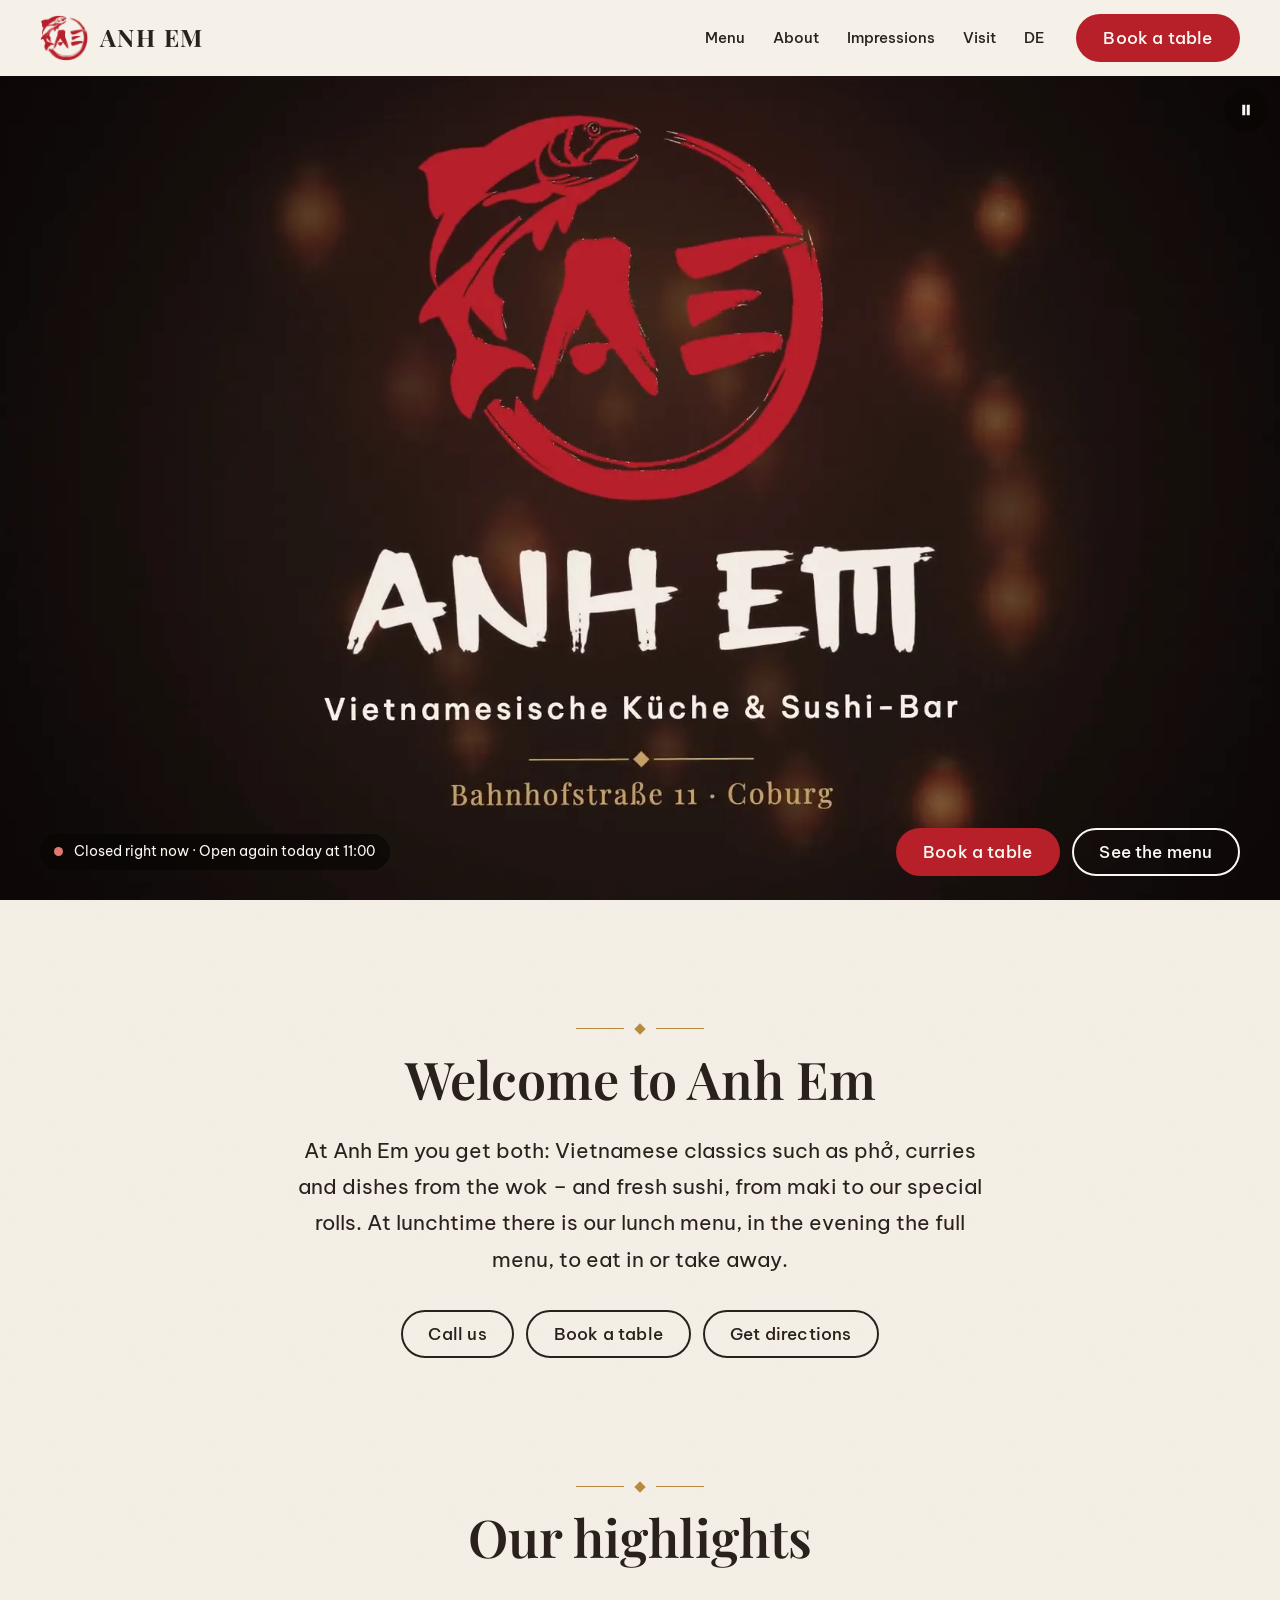
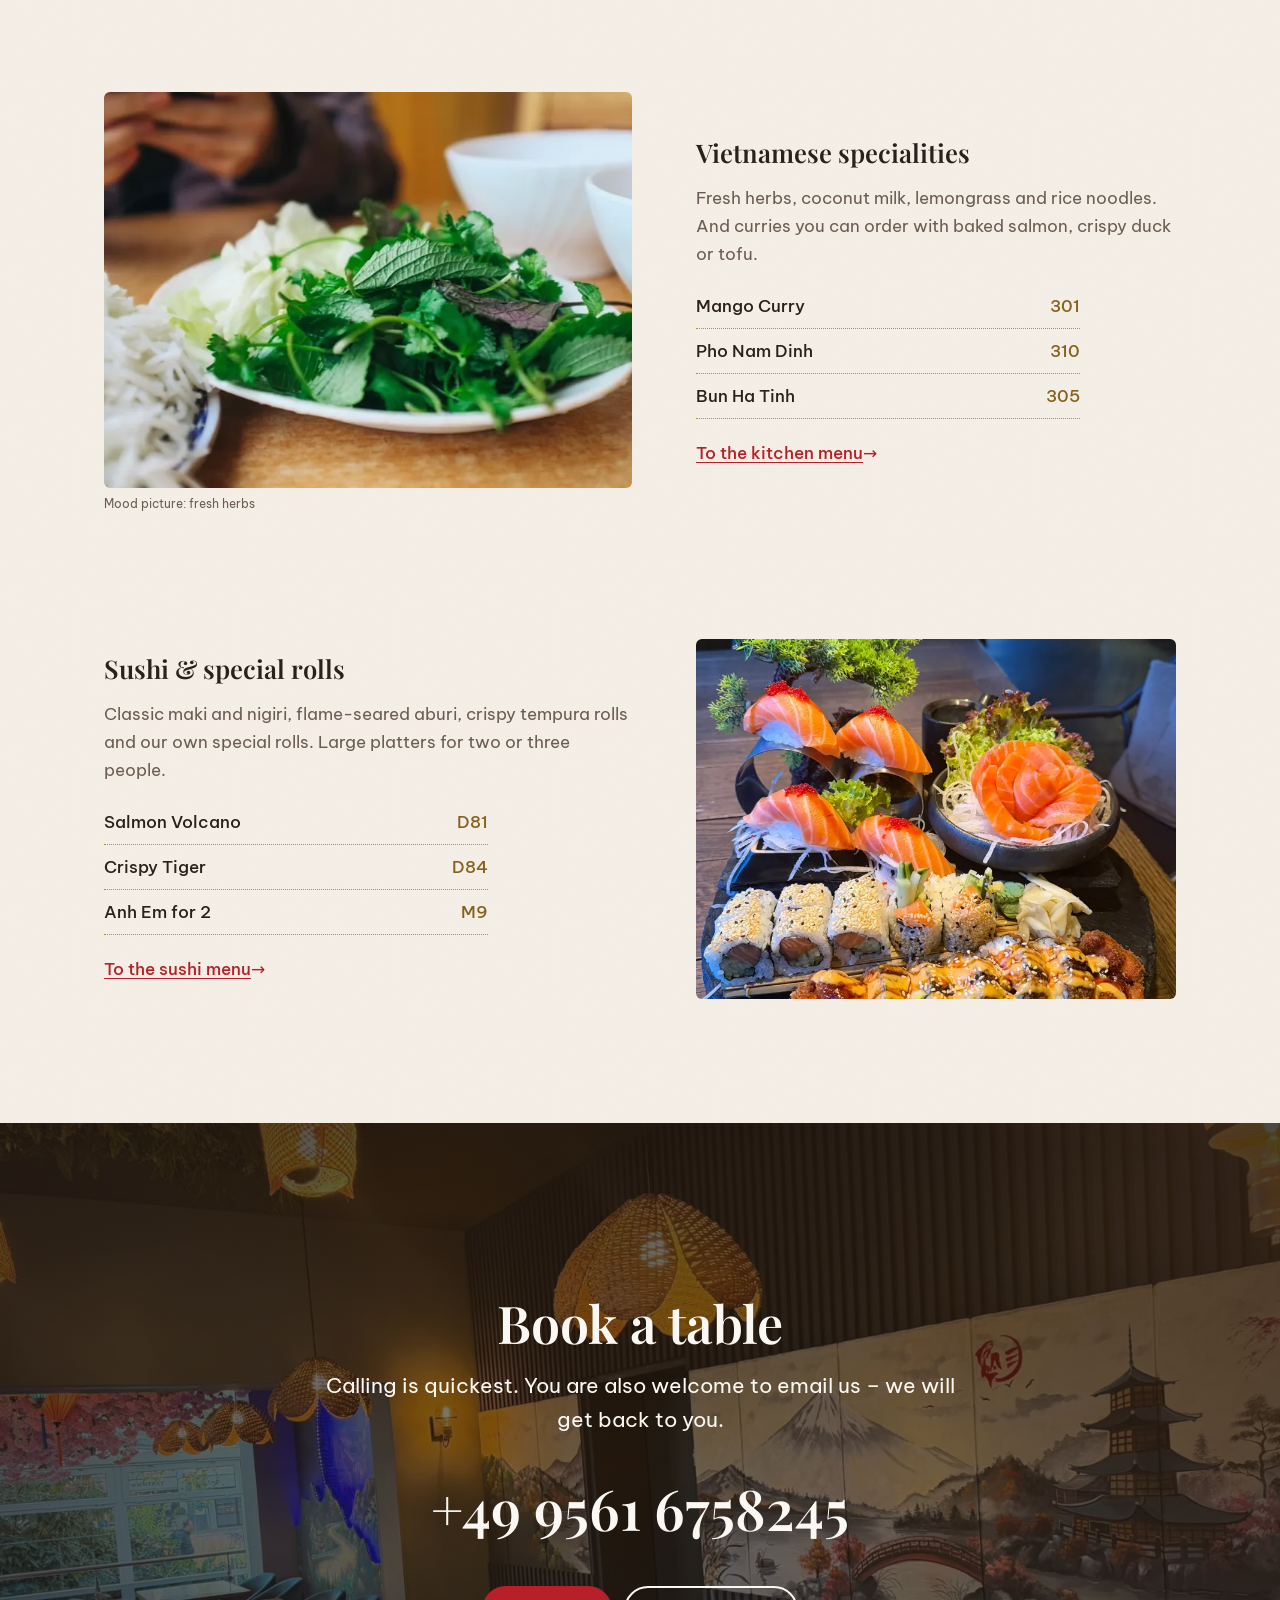
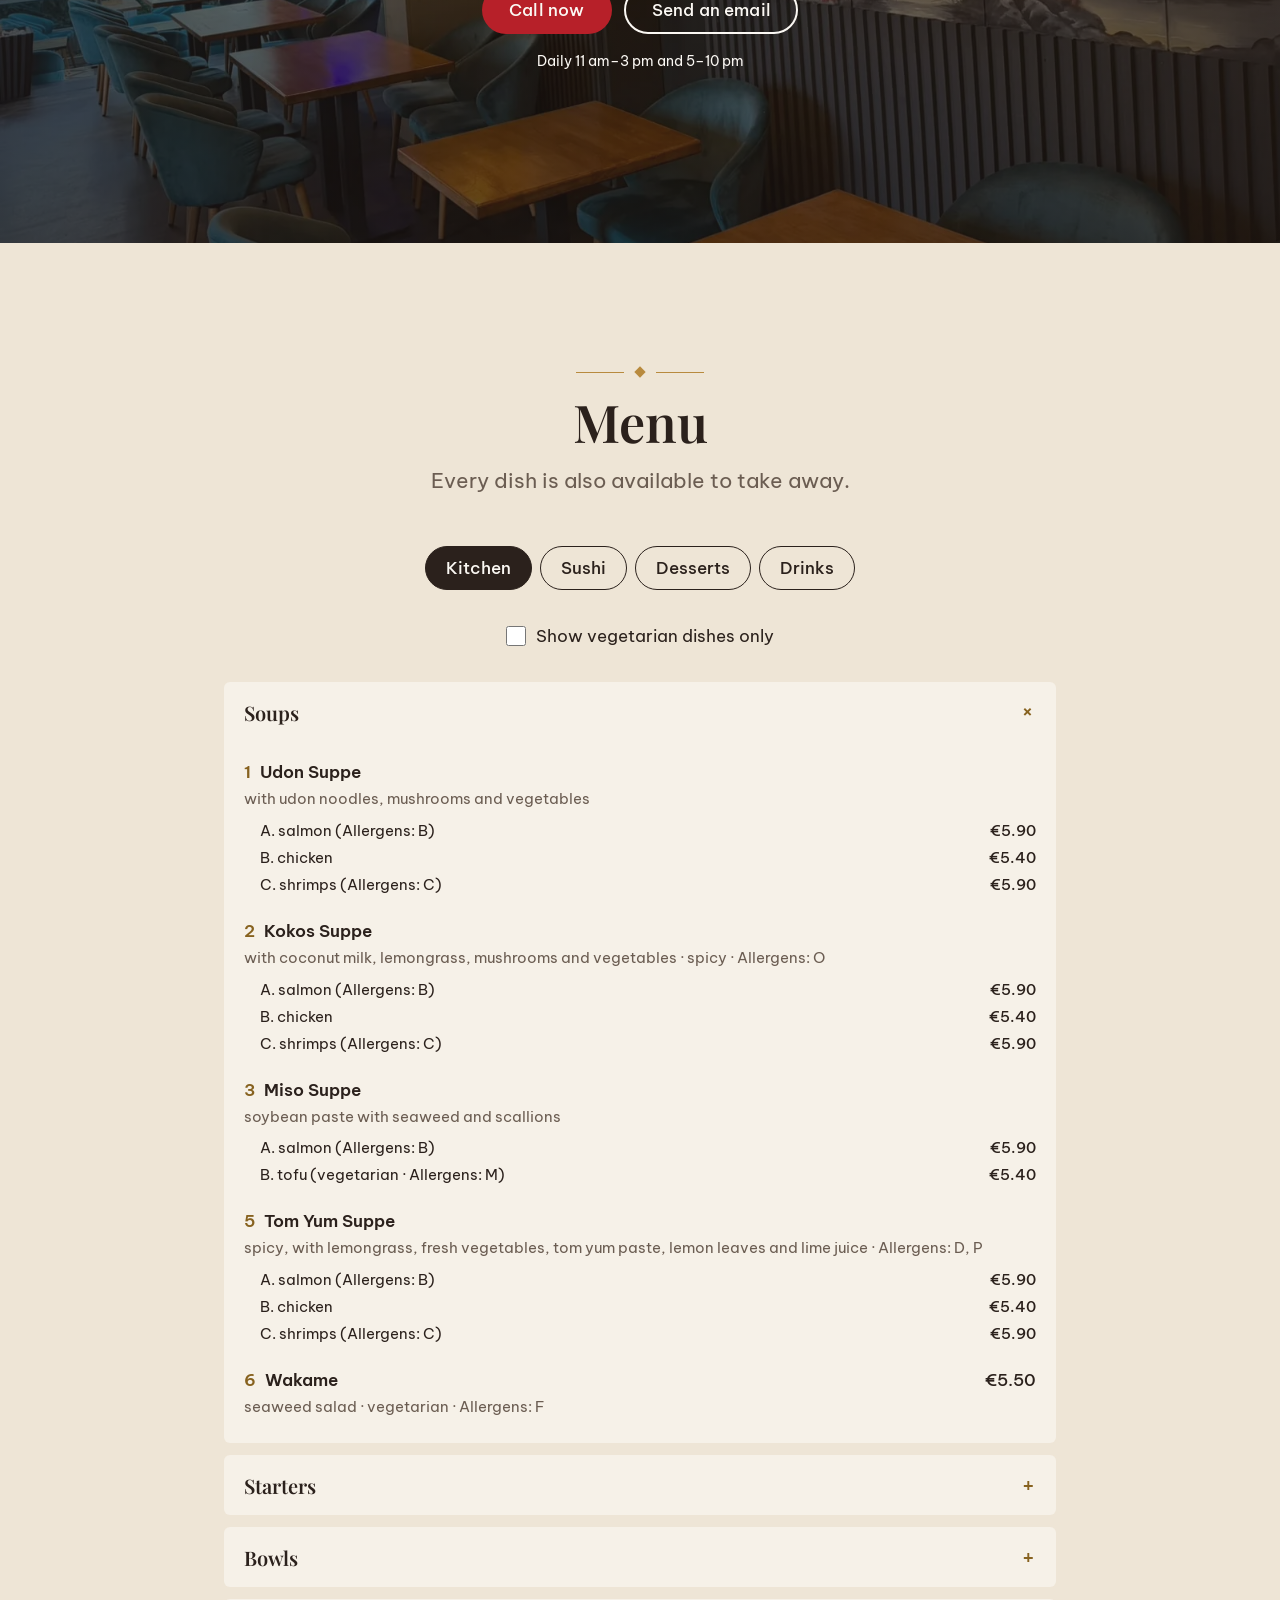
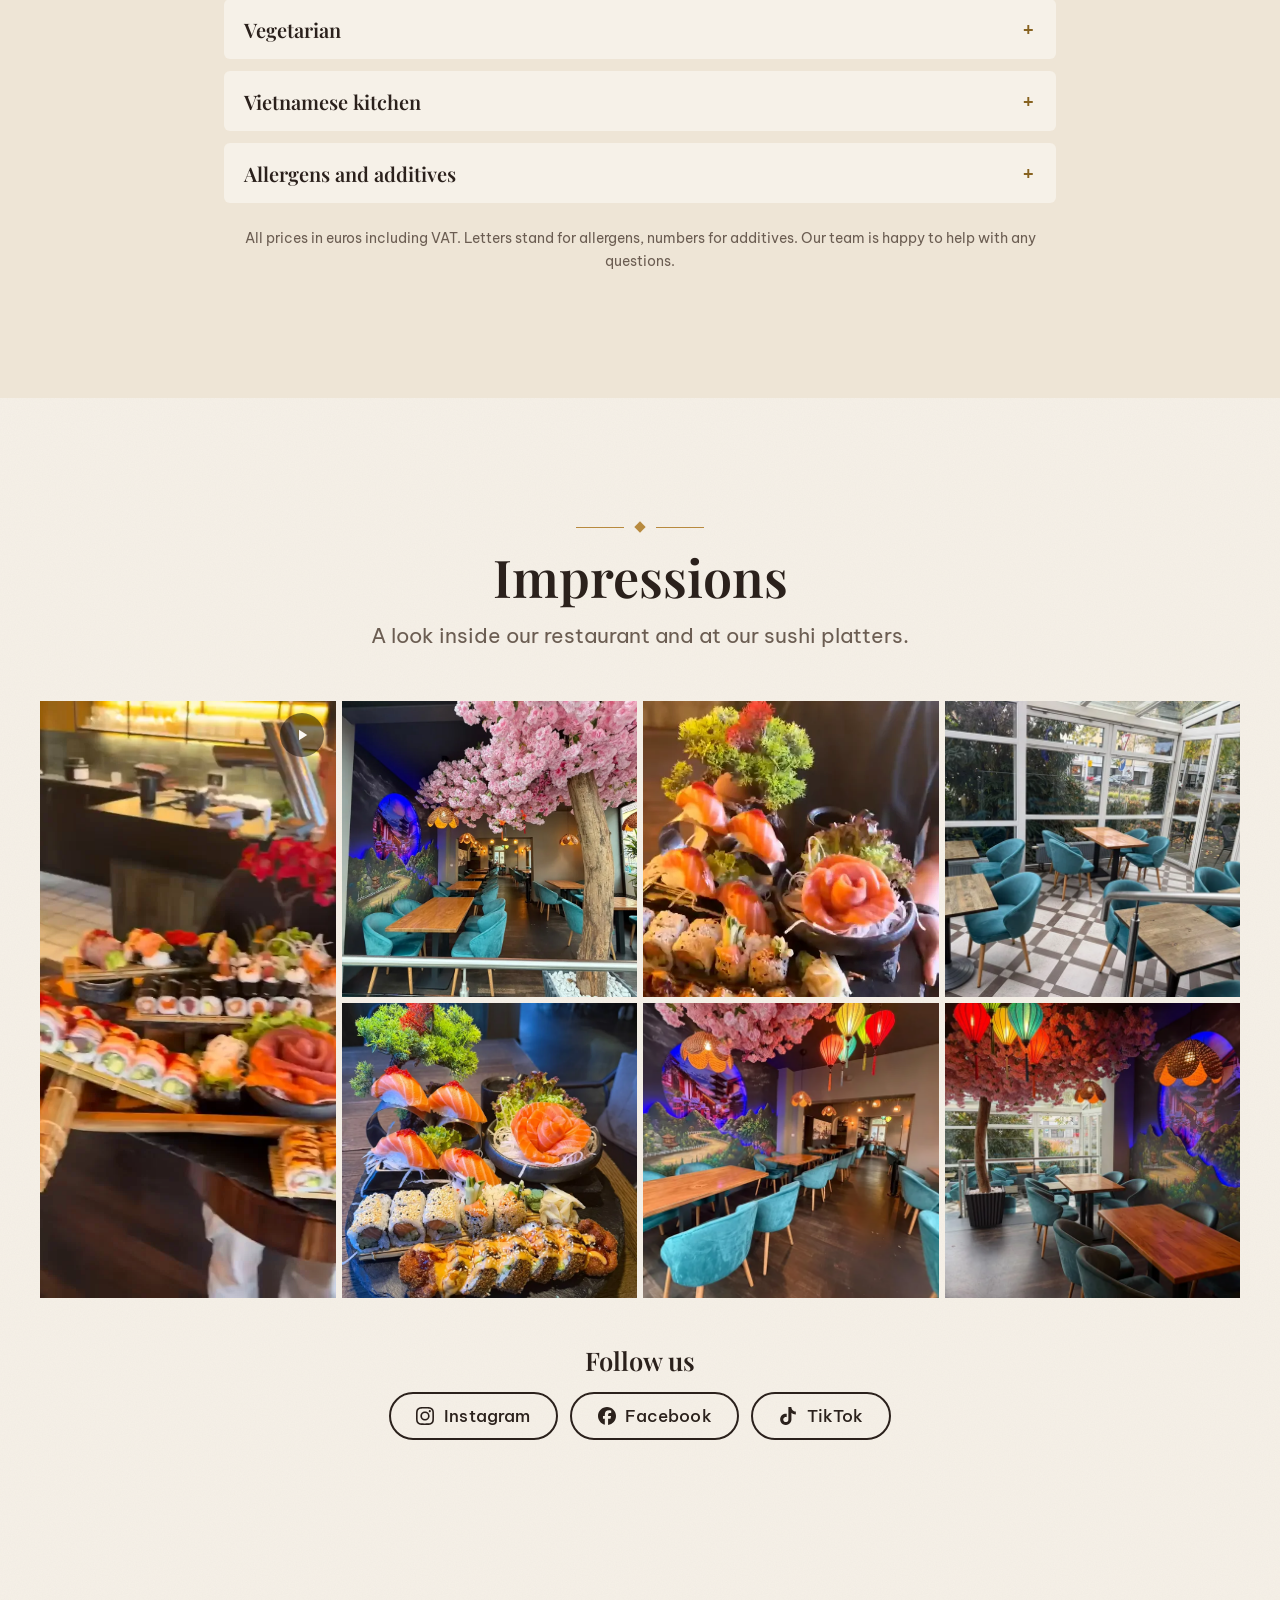
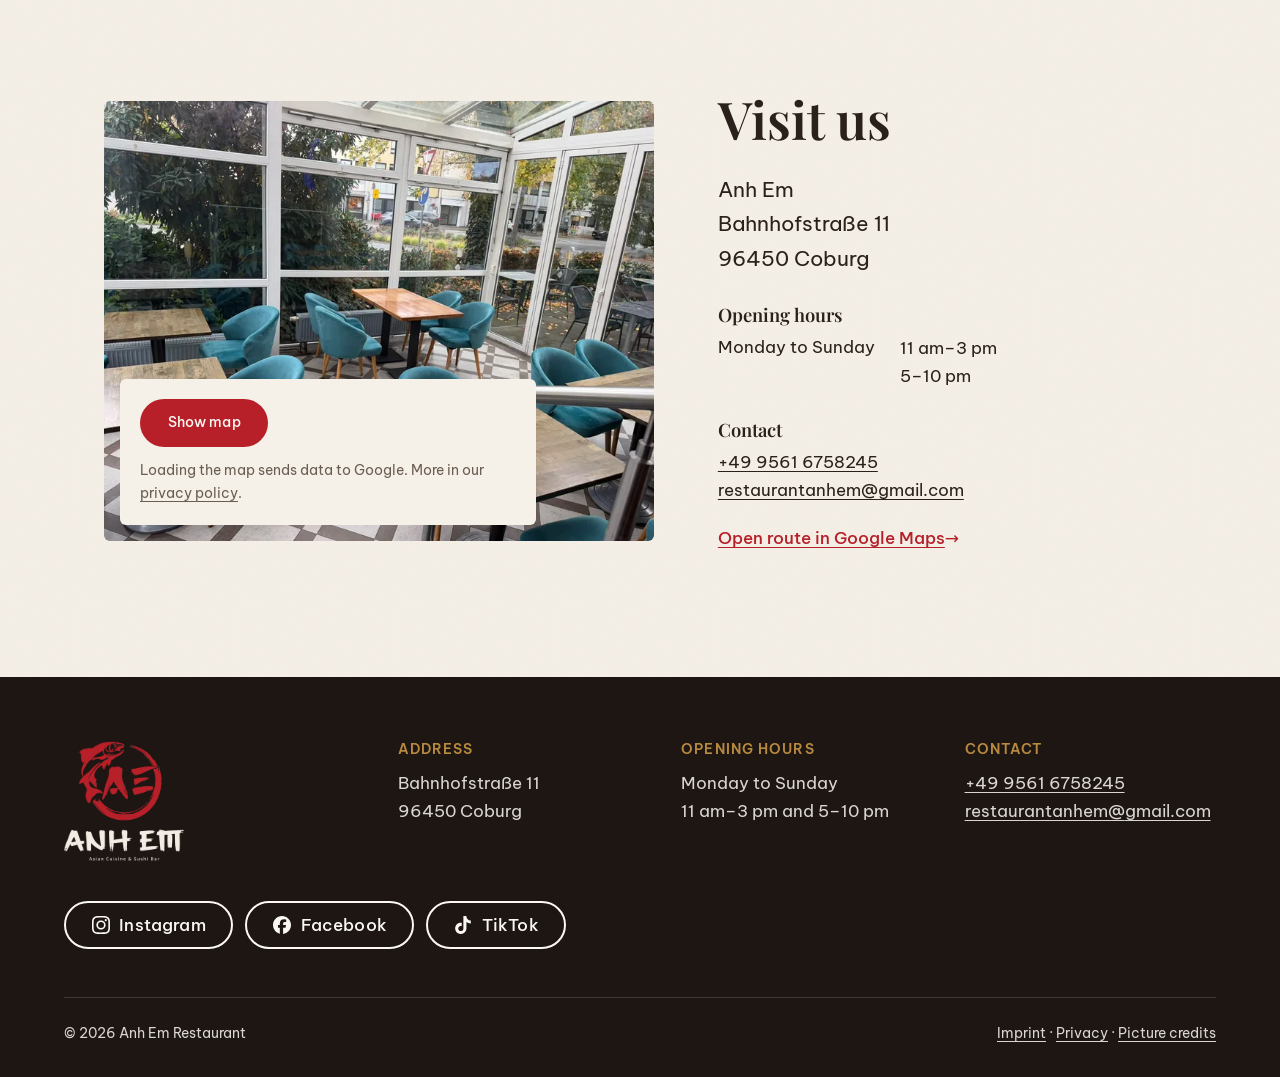
<file: en/index.html>
<!doctype html>
<html lang="en">
<head>
  <meta charset="utf-8">
  <meta name="viewport" content="width=device-width, initial-scale=1">
  <title>Anh Em – Vietnamese Kitchen & Sushi Bar in Coburg</title>
  <meta name="description" content="Anh Em, Bahnhofstraße 11, Coburg: Vietnamese kitchen and sushi bar. Lunch, dinner and takeaway. Book a table: +49 9561 6758245.">
  <!-- VORSCHAU: Suchmaschinen sollen die Seite noch nicht anzeigen.
       Diese Zeile löschen, sobald Impressum und Datenschutz vollständig sind. -->
  <meta name="robots" content="noindex, nofollow">
  <meta name="theme-color" content="#f6f1e8">
  <link rel="icon" href="../favicon.png" type="image/png">
  <link rel="apple-touch-icon" href="../images/apple-touch-icon.png">
  <link rel="alternate" hreflang="de" href="../">
  <link rel="alternate" hreflang="en" href="./">

  <!-- Vorschau, wenn jemand den Link in WhatsApp, Facebook usw. teilt -->
  <meta property="og:title" content="Anh Em – Vietnamese Kitchen & Sushi Bar in Coburg">
  <meta property="og:description" content="Bahnhofstraße 11, Coburg. Lunch, dinner, takeaway.">
  <meta property="og:image" content="images/logo-dunkel.png">
  <meta property="og:type" content="restaurant">

  <!-- Markiert, dass JavaScript läuft. Erst dann werden Inhalte für die
       Einblend-Animation kurz versteckt. Ohne JavaScript bleibt alles sichtbar. -->
  <script>document.documentElement.classList.add("js");</script>

  <!-- Wichtigste Schriftdateien vorladen, damit die Überschriften sofort richtig aussehen -->
  <link rel="preload" href="../fonts/playfair-latin.woff2" as="font" type="font/woff2" crossorigin>
  <link rel="preload" href="../fonts/bevietnampro-latin-400.woff2" as="font" type="font/woff2" crossorigin>

  <!-- CSS: erst die Werte (tokens), dann Grundlagen, dann Aufbau, dann Bausteine -->
  <link rel="stylesheet" href="../css/tokens.css">
  <link rel="stylesheet" href="../css/base.css">
  <link rel="stylesheet" href="../css/layout.css">
  <link rel="stylesheet" href="../css/components.css">

  <!-- Daten für Google (schema.org): Name, Adresse, Zeiten, Küche -->
  <script type="application/ld+json">
  {
    "@context": "https://schema.org",
    "@type": "Restaurant",
    "name": "Anh Em",
    "description": "Vietnamese kitchen and sushi bar in Coburg",
    "servesCuisine": ["Vietnamese", "Sushi"],
    "telephone": "+49 9561 6758245",
    "email": "restaurantanhem@gmail.com",
    "priceRange": "€€",
    "acceptsReservations": "True",
    "address": {
      "@type": "PostalAddress",
      "streetAddress": "Bahnhofstraße 11",
      "postalCode": "96450",
      "addressLocality": "Coburg",
      "addressRegion": "Bayern",
      "addressCountry": "DE"
    },
    "openingHoursSpecification": [
      {
        "@type": "OpeningHoursSpecification",
        "dayOfWeek": ["Monday", "Tuesday", "Wednesday", "Thursday", "Friday", "Saturday", "Sunday"],
        "opens": "11:00",
        "closes": "15:00"
      },
      {
        "@type": "OpeningHoursSpecification",
        "dayOfWeek": ["Monday", "Tuesday", "Wednesday", "Thursday", "Friday", "Saturday", "Sunday"],
        "opens": "17:00",
        "closes": "22:00"
      }
    ],
    "sameAs": ["https://www.instagram.com/anhemrestaurant.coburg/", "https://www.facebook.com/profile.php?id=61582713230617", "https://www.tiktok.com/@anhem.restaurant.coburg"]
  }
  </script>
</head>
<body>

  <a class="sprung" href="#inhalt">Skip to content</a>

  <!-- ===================================================
       KOPFLEISTE (bleibt beim Scrollen oben stehen)
       Links das Logo, rechts die Menüpunkte und "Reservieren".
       Auf dem Handy klappt das Menü über den Knopf ☰ auf
       (gesteuert von js/navigation.js).
       =================================================== -->
  <header class="kopfleiste" id="kopfleiste">
    <a class="kopfleiste__logo" href="#oben" aria-label="Anh Em – back to top">
      <img src="../images/emblem.webp" width="400" height="400" alt="">
      <span class="kopfleiste__name">Anh Em</span>
    </a>

    <button class="kopfleiste__menueknopf" type="button" aria-expanded="false" aria-controls="hauptmenue">
      <span class="kopfleiste__striche" aria-hidden="true"></span>
      <span class="nur-vorlesen">Menu</span>
    </button>

    <nav class="hauptmenue" id="hauptmenue" aria-label="Main navigation">
      <ul>
        <li><a href="#karte">Menu</a></li>
        <li><a href="#ueber-uns">About</a></li>
        <li><a href="#eindruecke">Impressions</a></li>
        <li><a href="#besuch">Visit</a></li>
        <li><a href="../" hreflang="de" lang="de">DE</a></li>
      </ul>
      <a class="knopf knopf--rot" href="#reservieren">Book a table</a>
    </nav>
  </header>

  <main id="inhalt">

    <!-- ===================================================
         HINTERGRUND-VIDEO
         =================================================== -->
    <section class="held" id="oben" aria-labelledby="held-titel">
      <h1 class="nur-vorlesen" id="held-titel">Anh Em – Vietnamese kitchen &amp; sushi bar in Coburg</h1>

      <!-- Hintergrund-Video: füllt den ganzen Bereich und zeigt selbst Logo, Name und
           Adresse, deshalb kein Text darüber. js/intro-video.js startet es. -->
      <div class="held__film">
        <video class="held__video" id="intro-video" muted loop playsinline preload="auto"
               disablepictureinpicture disableremoteplayback aria-hidden="true"
               poster="../images/intro-standbild.webp" width="1920" height="1080">
          <source src="../videos/anh-em-intro.mp4" type="video/mp4">
        </video>
        <!-- Kleiner Knopf zum Anhalten; js/intro-video.js zeigt ihn an und setzt die Beschriftung -->
        <button type="button" class="filmknopf" id="intro-knopf" hidden>
          <svg class="symbol-pause" viewBox="0 0 24 24" width="18" height="18" aria-hidden="true"><path fill="currentColor" d="M7 5h4v14H7zM13 5h4v14h-4z"/></svg>
          <svg class="symbol-spielen" viewBox="0 0 24 24" width="18" height="18" aria-hidden="true"><path fill="currentColor" d="M8 5v14l11-7z"/></svg>
        </button>
      </div>

      <!-- Leiste am unteren Rand: Live-Anzeige (js/oeffnungszeiten.js) und die zwei Hauptknöpfe -->
      <div class="held__leiste">
        <p class="held__status">
          <span class="punkt" id="status-punkt" aria-hidden="true"></span>
          <span id="status">Daily 11 am–3 pm and 5–10 pm</span><span id="status-detail"></span>
        </p>
        <div class="knopfreihe">
          <a class="knopf knopf--rot" href="#reservieren">Book a table</a>
          <a class="knopf knopf--hell" href="#karte">See the menu</a>
        </div>
      </div>
    </section>

    <!-- ===================================================
         WILLKOMMEN
         =================================================== -->
    <section class="willkommen abschnitt" id="ueber-uns" aria-labelledby="willkommen-titel" data-erscheinen>
      <p class="zierzeile" aria-hidden="true"><span></span></p>
      <h2 id="willkommen-titel">Welcome to Anh Em</h2>
      <p class="willkommen__text">
        At Anh Em you get both: Vietnamese classics such as phở, curries and dishes from the
        wok – and fresh sushi, from maki to our special rolls. At lunchtime there is our lunch
        menu, in the evening the full menu, to eat in or take away.
      </p>
      <div class="knopfreihe knopfreihe--mitte">
        <a class="knopf knopf--rand" href="tel:+4995616758245">Call us</a>
        <a class="knopf knopf--rand" href="#reservieren">Book a table</a>
        <a class="knopf knopf--rand" href="https://www.google.com/maps/search/?api=1&amp;query=Anh+Em+Bahnhofstra%C3%9Fe+11+96450+Coburg" rel="noopener" target="_blank">Get directions</a>
      </div>
    </section>

    <!-- ===================================================
         HIGHLIGHTS
         Zwei Reihen: Bild und Text, jeweils mit Empfehlungen.
         =================================================== -->
    <section class="kuechen" aria-labelledby="kuechen-titel">
      <div class="abschnitt__kopf" data-erscheinen>
        <p class="zierzeile" aria-hidden="true"><span></span></p>
        <h2 id="kuechen-titel">Our highlights</h2>
      </div>

      <article class="kueche" data-erscheinen>
        <figure class="kueche__bild">
          <img src="../images/fotos/kraeuter-800.webp" width="800" height="531" loading="lazy"
               alt="Fresh Vietnamese herbs and salad on a plate">
        <figcaption class="bildhinweis">Mood picture: fresh herbs</figcaption>
      </figure>
        <div class="kueche__text">
          <h3>Vietnamese specialities</h3>
          <p>Fresh herbs, coconut milk, lemongrass and rice noodles. And curries you can order
             with baked salmon, crispy duck or tofu.</p>
          <ul class="empfehlungen">
            <li><span>Mango Curry</span><span class="zahlen">301</span></li>
            <li><span>Pho Nam Dinh</span><span class="zahlen">310</span></li>
            <li><span>Bun Ha Tinh</span><span class="zahlen">305</span></li>
          </ul>
          <a class="textlink" href="#karte" data-reiter="0">To the kitchen menu</a>
        </div>
      </article>

      <article class="kueche kueche--gespiegelt" data-erscheinen>
        <figure class="kueche__bild">
          <img src="../images/fotos/sushi-platte-800.webp" width="800" height="1067" loading="lazy"
               alt="Sushi platter with salmon sashimi, rolls and decoration">
        </figure>
        <div class="kueche__text">
          <h3>Sushi &amp; special rolls</h3>
          <p>Classic maki and nigiri, flame-seared aburi, crispy tempura rolls and our own
             special rolls. Large platters for two or three people.</p>
          <ul class="empfehlungen">
            <li><span>Salmon Volcano</span><span class="zahlen">D81</span></li>
            <li><span>Crispy Tiger</span><span class="zahlen">D84</span></li>
            <li><span>Anh Em for 2</span><span class="zahlen">M9</span></li>
          </ul>
          <a class="textlink" href="#karte" data-reiter="1">To the sushi menu</a>
        </div>
      </article>
    </section>

    <!-- ===================================================
         RESERVIEREN (Bildband)
         =================================================== -->
    <section class="band" id="reservieren" aria-labelledby="reservieren-titel">
      <img class="band__bild" loading="lazy"
           src="../images/fotos/innen-wandbild-1600.webp"
           srcset="../images/fotos/innen-wandbild-800.webp 800w, ../images/fotos/innen-wandbild-1600.webp 1600w"
           sizes="100vw" width="1600" height="1200"
           alt="Dining room with wooden tables, turquoise armchairs and a large mural with a pagoda">
      <div class="band__inhalt" data-erscheinen>
        <h2 id="reservieren-titel">Book a table</h2>
        <p>Calling is quickest. You are also welcome to email us – we will get back to you.</p>
        <a class="band__telefon zahlen" href="tel:+4995616758245">+49 9561 6758245</a>
        <div class="knopfreihe knopfreihe--mitte">
          <a class="knopf knopf--rot" href="tel:+4995616758245">Call now</a>
          <a class="knopf knopf--hell" href="mailto:restaurantanhem@gmail.com?subject=Table%20booking&amp;body=Name%3A%20%0ADate%3A%20%0ATime%3A%20%0AGuests%3A%20">Send an email</a>
        </div>
        <p class="band__zeiten">Daily 11 am–3 pm and 5–10 pm</p>
      </div>
    </section>

    <!-- ===================================================
         SPEISEKARTE
         Der Inhalt kommt aus js/speisekarte-daten.js und wird
         von js/speisekarte.js hier eingesetzt (mit Reitern).
         =================================================== -->
    <section class="karte abschnitt" id="karte" aria-labelledby="karte-titel">
      <div class="abschnitt__kopf" data-erscheinen>
        <p class="zierzeile" aria-hidden="true"><span></span></p>
        <h2 id="karte-titel">Menu</h2>
        <p>Every dish is also available to take away.</p>
      </div>

      <div id="speisekarte" class="karte__inhalt">
        <noscript>
          <p class="karte__hinweis">The menu needs JavaScript. Feel free to call us: +49 9561 6758245.</p>
        </noscript>
      </div>
      <div id="allergene-legende" class="karte__legende"></div>
      <p class="karte__hinweis">
        All prices in euros including VAT. Letters stand for allergens, numbers for
        additives. Our team is happy to help with any questions.
      </p>
    </section>

    <!-- ===================================================
         EINDRÜCKE (Fotoraster)
         Fotos aus dem Restaurant und ein kurzes Video.
         Neue Fotos einfach hier in der Liste austauschen.
         =================================================== -->
    <section class="eindruecke abschnitt" id="eindruecke" aria-labelledby="eindruecke-titel">
      <div class="abschnitt__kopf" data-erscheinen>
        <p class="zierzeile" aria-hidden="true"><span></span></p>
        <h2 id="eindruecke-titel">Impressions</h2>
        <p>A look inside our restaurant and at our sushi platters.</p>
      </div>

      <ul class="fotoraster">
        <!-- Kurzes Video, nimmt zwei Zeilen ein. js/raster-video.js startet es, sobald es im Bild ist. -->
        <li class="fotoraster__film">
          <video id="raster-video" muted loop playsinline preload="none" disablepictureinpicture disableremoteplayback
                 poster="../images/fotos/sushi-video-standbild.webp" width="576" height="1024" aria-label="Sushi platters being carried to the table">
            <source src="../videos/sushi-platten.mp4" type="video/mp4">
          </video>
          <button type="button" class="filmknopf" id="raster-knopf" hidden>
            <svg class="symbol-pause" viewBox="0 0 24 24" width="18" height="18" aria-hidden="true"><path fill="currentColor" d="M7 5h4v14H7zM13 5h4v14h-4z"/></svg>
            <svg class="symbol-spielen" viewBox="0 0 24 24" width="18" height="18" aria-hidden="true"><path fill="currentColor" d="M8 5v14l11-7z"/></svg>
          </button>
        </li>
        <li><figure><img src="../images/fotos/innen-kirschbaum-800.webp" width="800" height="1067" loading="lazy" alt="View through the dining room beneath a large pink cherry blossom tree"></figure></li>
        <li><figure><img src="../images/fotos/sushi-platte-detail.webp" width="576" height="576" loading="lazy" alt="Close-up of a platter with salmon sashimi, rolls and decoration"></figure></li>
        <li><figure><img src="../images/fotos/wintergarten-800.webp" width="800" height="600" loading="lazy" alt="Bright conservatory with wooden tables and turquoise armchairs"></figure></li>
        <li><figure><img src="../images/fotos/sushi-platte-800.webp" width="800" height="1067" loading="lazy" alt="Sushi platter with salmon sashimi and rolls"></figure></li>
        <li><figure><img src="../images/fotos/innen-tische-800.webp" width="800" height="600" loading="lazy" alt="Long row of tables, lanterns and a glowing mural"></figure></li>
        <li><figure><img src="../images/fotos/innen-baum-fenster-800.webp" width="800" height="600" loading="lazy" alt="Cherry blossom tree in front of the windows, with set tables below"></figure></li>
      </ul>

      <h3 class="sozial__titel">Follow us</h3>
      <!-- Normale Links: Instagram, Facebook und TikTok laden erst nach dem Klick -->
      <ul class="sozial">
          <li><a class="knopf knopf--rand sozialknopf" href="https://www.instagram.com/anhemrestaurant.coburg/" rel="noopener" target="_blank">
            <svg viewBox="0 0 24 24" width="18" height="18" aria-hidden="true"><path fill="currentColor" d="M7.0301.084c-1.2768.0602-2.1487.264-2.911.5634-.7888.3075-1.4575.72-2.1228 1.3877-.6652.6677-1.075 1.3368-1.3802 2.127-.2954.7638-.4956 1.6365-.552 2.914-.0564 1.2775-.0689 1.6882-.0626 4.947.0062 3.2586.0206 3.6671.0825 4.9473.061 1.2765.264 2.1482.5635 2.9107.308.7889.72 1.4573 1.388 2.1228.6679.6655 1.3365 1.0743 2.1285 1.38.7632.295 1.6361.4961 2.9134.552 1.2773.056 1.6884.069 4.9462.0627 3.2578-.0062 3.668-.0207 4.9478-.0814 1.28-.0607 2.147-.2652 2.9098-.5633.7889-.3086 1.4578-.72 2.1228-1.3881.665-.6682 1.0745-1.3378 1.3795-2.1284.2957-.7632.4966-1.636.552-2.9124.056-1.2809.0692-1.6898.063-4.948-.0063-3.2583-.021-3.6668-.0817-4.9465-.0607-1.2797-.264-2.1487-.5633-2.9117-.3084-.7889-.72-1.4568-1.3876-2.1228C21.2982 1.33 20.628.9208 19.8378.6165 19.074.321 18.2017.1197 16.9244.0645 15.6471.0093 15.236-.005 11.977.0014 8.718.0076 8.31.0215 7.0301.0839m.1402 21.6932c-1.17-.0509-1.8053-.2453-2.2287-.408-.5606-.216-.96-.4771-1.3819-.895-.422-.4178-.6811-.8186-.9-1.378-.1644-.4234-.3624-1.058-.4171-2.228-.0595-1.2645-.072-1.6442-.079-4.848-.007-3.2037.0053-3.583.0607-4.848.05-1.169.2456-1.805.408-2.2282.216-.5613.4762-.96.895-1.3816.4188-.4217.8184-.6814 1.3783-.9003.423-.1651 1.0575-.3614 2.227-.4171 1.2655-.06 1.6447-.072 4.848-.079 3.2033-.007 3.5835.005 4.8495.0608 1.169.0508 1.8053.2445 2.228.408.5608.216.96.4754 1.3816.895.4217.4194.6816.8176.9005 1.3787.1653.4217.3617 1.056.4169 2.2263.0602 1.2655.0739 1.645.0796 4.848.0058 3.203-.0055 3.5834-.061 4.848-.051 1.17-.245 1.8055-.408 2.2294-.216.5604-.4763.96-.8954 1.3814-.419.4215-.8181.6811-1.3783.9-.4224.1649-1.0577.3617-2.2262.4174-1.2656.0595-1.6448.072-4.8493.079-3.2045.007-3.5825-.006-4.848-.0608M16.953 5.5864A1.44 1.44 0 1 0 18.39 4.144a1.44 1.44 0 0 0-1.437 1.4424M5.8385 12.012c.0067 3.4032 2.7706 6.1557 6.173 6.1493 3.4026-.0065 6.157-2.7701 6.1506-6.1733-.0065-3.4032-2.771-6.1565-6.174-6.1498-3.403.0067-6.156 2.771-6.1496 6.1738M8 12.0077a4 4 0 1 1 4.008 3.9921A3.9996 3.9996 0 0 1 8 12.0077"/></svg>Instagram</a></li>
          <li><a class="knopf knopf--rand sozialknopf" href="https://www.facebook.com/profile.php?id=61582713230617" rel="noopener" target="_blank">
            <svg viewBox="0 0 24 24" width="18" height="18" aria-hidden="true"><path fill="currentColor" d="M9.101 23.691v-7.98H6.627v-3.667h2.474v-1.58c0-4.085 1.848-5.978 5.858-5.978.401 0 .955.042 1.468.103a8.68 8.68 0 0 1 1.141.195v3.325a8.623 8.623 0 0 0-.653-.036 26.805 26.805 0 0 0-.733-.009c-.707 0-1.259.096-1.675.309a1.686 1.686 0 0 0-.679.622c-.258.42-.374.995-.374 1.752v1.297h3.919l-.386 2.103-.287 1.564h-3.246v8.245C19.396 23.238 24 18.179 24 12.044c0-6.627-5.373-12-12-12s-12 5.373-12 12c0 5.628 3.874 10.35 9.101 11.647Z"/></svg>Facebook</a></li>
          <li><a class="knopf knopf--rand sozialknopf" href="https://www.tiktok.com/@anhem.restaurant.coburg" rel="noopener" target="_blank">
            <svg viewBox="0 0 24 24" width="18" height="18" aria-hidden="true"><path fill="currentColor" d="M12.525.02c1.31-.02 2.61-.01 3.91-.02.08 1.53.63 3.09 1.75 4.17 1.12 1.11 2.7 1.62 4.24 1.79v4.03c-1.44-.05-2.89-.35-4.2-.97-.57-.26-1.1-.59-1.62-.93-.01 2.92.01 5.84-.02 8.75-.08 1.4-.54 2.79-1.35 3.94-1.31 1.92-3.58 3.17-5.91 3.21-1.43.08-2.86-.31-4.08-1.03-2.02-1.19-3.44-3.37-3.65-5.71-.02-.5-.03-1-.01-1.49.18-1.9 1.12-3.72 2.58-4.96 1.66-1.44 3.98-2.13 6.15-1.72.02 1.48-.04 2.96-.04 4.44-.99-.32-2.15-.23-3.02.37-.63.41-1.11 1.04-1.36 1.75-.21.51-.15 1.07-.14 1.61.24 1.64 1.82 3.02 3.5 2.87 1.12-.01 2.19-.66 2.77-1.61.19-.33.4-.67.41-1.06.1-1.79.06-3.57.07-5.36.01-4.03-.01-8.05.02-12.07z"/></svg>TikTok</a></li>
        </ul>
    </section>

    <!-- ===================================================
         BESUCH: Karte (Zwei-Klick) und Adresse/Zeiten
         Google Maps wird erst nach einem Klick geladen (Datenschutz).
         =================================================== -->
    <section class="besuch abschnitt" id="besuch" aria-labelledby="besuch-titel">
      <div class="karte-zwei-klick" id="karte-zwei-klick">
        <img src="../images/fotos/wintergarten-1600.webp"
             srcset="../images/fotos/wintergarten-800.webp 800w, ../images/fotos/wintergarten-1600.webp 1600w"
             sizes="(min-width: 900px) 50vw, 100vw"
             width="1600" height="1200" loading="lazy"
             alt="Conservatory of the Anh Em restaurant">
        <div class="karte-zwei-klick__hinweis">
          <button type="button" class="knopf knopf--rot" id="karte-laden">Show map</button>
          <p>Loading the map sends data to Google.
             More in our <a href="privacy.html#google-maps">privacy policy</a>.</p>
        </div>
      </div>

      <div class="besuch__text" data-erscheinen>
        <h2 id="besuch-titel">Visit us</h2>
        <p class="besuch__adresse">
          Anh Em<br>
          Bahnhofstraße 11<br>
          96450 Coburg
        </p>

        <h3>Opening hours</h3>
        <table class="zeiten">
          <caption class="nur-vorlesen">Opening hours</caption>
          <tbody>
            <tr><th scope="row">Monday to Sunday</th><td class="zahlen">11 am–3 pm<br>5–10 pm</td></tr>
          </tbody>
        </table>

        <h3>Contact</h3>
        <p>
          <a href="tel:+4995616758245" class="zahlen">+49 9561 6758245</a><br>
          <a href="mailto:restaurantanhem@gmail.com">restaurantanhem@gmail.com</a>
        </p>

        <p><a class="textlink" href="https://www.google.com/maps/search/?api=1&amp;query=Anh+Em+Bahnhofstra%C3%9Fe+11+96450+Coburg"
              rel="noopener" target="_blank">Open route in Google Maps</a></p>
      </div>
    </section>

  </main>

  <!-- ===================================================
       FUSS (Footer)
       =================================================== -->
  <footer class="fuss">
    <div class="fuss__inhalt">
      <div class="fuss__marke">
        <img src="../images/logo-hell-klein.png" width="320" height="320" alt="Anh Em – Asian Cuisine & Sushi Bar">
      </div>
      <div>
        <h2 class="fuss__titel">Address</h2>
        <p>Bahnhofstraße 11<br>96450 Coburg</p>
      </div>
      <div>
        <h2 class="fuss__titel">Opening hours</h2>
        <p>Monday to Sunday<br>11 am–3 pm and 5–10 pm</p>
      </div>
      <div>
        <h2 class="fuss__titel">Contact</h2>
        <p><a href="tel:+4995616758245" class="zahlen">+49 9561 6758245</a><br>
           <a href="mailto:restaurantanhem@gmail.com">restaurantanhem@<wbr>gmail.com</a></p>
      </div>
    </div>
    <div class="fuss__sozial">
        <ul class="sozial">
          <li><a class="knopf knopf--hell sozialknopf" href="https://www.instagram.com/anhemrestaurant.coburg/" rel="noopener" target="_blank">
            <svg viewBox="0 0 24 24" width="18" height="18" aria-hidden="true"><path fill="currentColor" d="M7.0301.084c-1.2768.0602-2.1487.264-2.911.5634-.7888.3075-1.4575.72-2.1228 1.3877-.6652.6677-1.075 1.3368-1.3802 2.127-.2954.7638-.4956 1.6365-.552 2.914-.0564 1.2775-.0689 1.6882-.0626 4.947.0062 3.2586.0206 3.6671.0825 4.9473.061 1.2765.264 2.1482.5635 2.9107.308.7889.72 1.4573 1.388 2.1228.6679.6655 1.3365 1.0743 2.1285 1.38.7632.295 1.6361.4961 2.9134.552 1.2773.056 1.6884.069 4.9462.0627 3.2578-.0062 3.668-.0207 4.9478-.0814 1.28-.0607 2.147-.2652 2.9098-.5633.7889-.3086 1.4578-.72 2.1228-1.3881.665-.6682 1.0745-1.3378 1.3795-2.1284.2957-.7632.4966-1.636.552-2.9124.056-1.2809.0692-1.6898.063-4.948-.0063-3.2583-.021-3.6668-.0817-4.9465-.0607-1.2797-.264-2.1487-.5633-2.9117-.3084-.7889-.72-1.4568-1.3876-2.1228C21.2982 1.33 20.628.9208 19.8378.6165 19.074.321 18.2017.1197 16.9244.0645 15.6471.0093 15.236-.005 11.977.0014 8.718.0076 8.31.0215 7.0301.0839m.1402 21.6932c-1.17-.0509-1.8053-.2453-2.2287-.408-.5606-.216-.96-.4771-1.3819-.895-.422-.4178-.6811-.8186-.9-1.378-.1644-.4234-.3624-1.058-.4171-2.228-.0595-1.2645-.072-1.6442-.079-4.848-.007-3.2037.0053-3.583.0607-4.848.05-1.169.2456-1.805.408-2.2282.216-.5613.4762-.96.895-1.3816.4188-.4217.8184-.6814 1.3783-.9003.423-.1651 1.0575-.3614 2.227-.4171 1.2655-.06 1.6447-.072 4.848-.079 3.2033-.007 3.5835.005 4.8495.0608 1.169.0508 1.8053.2445 2.228.408.5608.216.96.4754 1.3816.895.4217.4194.6816.8176.9005 1.3787.1653.4217.3617 1.056.4169 2.2263.0602 1.2655.0739 1.645.0796 4.848.0058 3.203-.0055 3.5834-.061 4.848-.051 1.17-.245 1.8055-.408 2.2294-.216.5604-.4763.96-.8954 1.3814-.419.4215-.8181.6811-1.3783.9-.4224.1649-1.0577.3617-2.2262.4174-1.2656.0595-1.6448.072-4.8493.079-3.2045.007-3.5825-.006-4.848-.0608M16.953 5.5864A1.44 1.44 0 1 0 18.39 4.144a1.44 1.44 0 0 0-1.437 1.4424M5.8385 12.012c.0067 3.4032 2.7706 6.1557 6.173 6.1493 3.4026-.0065 6.157-2.7701 6.1506-6.1733-.0065-3.4032-2.771-6.1565-6.174-6.1498-3.403.0067-6.156 2.771-6.1496 6.1738M8 12.0077a4 4 0 1 1 4.008 3.9921A3.9996 3.9996 0 0 1 8 12.0077"/></svg>Instagram</a></li>
          <li><a class="knopf knopf--hell sozialknopf" href="https://www.facebook.com/profile.php?id=61582713230617" rel="noopener" target="_blank">
            <svg viewBox="0 0 24 24" width="18" height="18" aria-hidden="true"><path fill="currentColor" d="M9.101 23.691v-7.98H6.627v-3.667h2.474v-1.58c0-4.085 1.848-5.978 5.858-5.978.401 0 .955.042 1.468.103a8.68 8.68 0 0 1 1.141.195v3.325a8.623 8.623 0 0 0-.653-.036 26.805 26.805 0 0 0-.733-.009c-.707 0-1.259.096-1.675.309a1.686 1.686 0 0 0-.679.622c-.258.42-.374.995-.374 1.752v1.297h3.919l-.386 2.103-.287 1.564h-3.246v8.245C19.396 23.238 24 18.179 24 12.044c0-6.627-5.373-12-12-12s-12 5.373-12 12c0 5.628 3.874 10.35 9.101 11.647Z"/></svg>Facebook</a></li>
          <li><a class="knopf knopf--hell sozialknopf" href="https://www.tiktok.com/@anhem.restaurant.coburg" rel="noopener" target="_blank">
            <svg viewBox="0 0 24 24" width="18" height="18" aria-hidden="true"><path fill="currentColor" d="M12.525.02c1.31-.02 2.61-.01 3.91-.02.08 1.53.63 3.09 1.75 4.17 1.12 1.11 2.7 1.62 4.24 1.79v4.03c-1.44-.05-2.89-.35-4.2-.97-.57-.26-1.1-.59-1.62-.93-.01 2.92.01 5.84-.02 8.75-.08 1.4-.54 2.79-1.35 3.94-1.31 1.92-3.58 3.17-5.91 3.21-1.43.08-2.86-.31-4.08-1.03-2.02-1.19-3.44-3.37-3.65-5.71-.02-.5-.03-1-.01-1.49.18-1.9 1.12-3.72 2.58-4.96 1.66-1.44 3.98-2.13 6.15-1.72.02 1.48-.04 2.96-.04 4.44-.99-.32-2.15-.23-3.02.37-.63.41-1.11 1.04-1.36 1.75-.21.51-.15 1.07-.14 1.61.24 1.64 1.82 3.02 3.5 2.87 1.12-.01 2.19-.66 2.77-1.61.19-.33.4-.67.41-1.06.1-1.79.06-3.57.07-5.36.01-4.03-.01-8.05.02-12.07z"/></svg>TikTok</a></li>
        </ul>
    </div>

    <div class="fuss__unten">
      <p>© 2026 Anh Em Restaurant</p>
      <p>
        <a href="imprint.html">Imprint</a> ·
        <a href="privacy.html">Privacy</a> ·
        <a href="imprint.html#credits">Picture credits</a>
      </p>
    </div>
  </footer>

  <!-- Skripte am Ende, damit die Seite zuerst sichtbar ist.
       Reihenfolge wichtig: erst die Daten, dann das Skript, das sie benutzt. -->
  <script src="../js/navigation.js"></script>
  <script src="../js/intro-video.js"></script>
  <script src="../js/speisekarte-daten.js"></script>
  <script src="../js/speisekarte.js"></script>
  <script src="../js/oeffnungszeiten.js"></script>
  <script src="../js/karte-zwei-klick.js"></script>
  <script src="../js/raster-video.js"></script>
  <script src="../js/bewegung.js"></script>
</body>
</html>
</file>
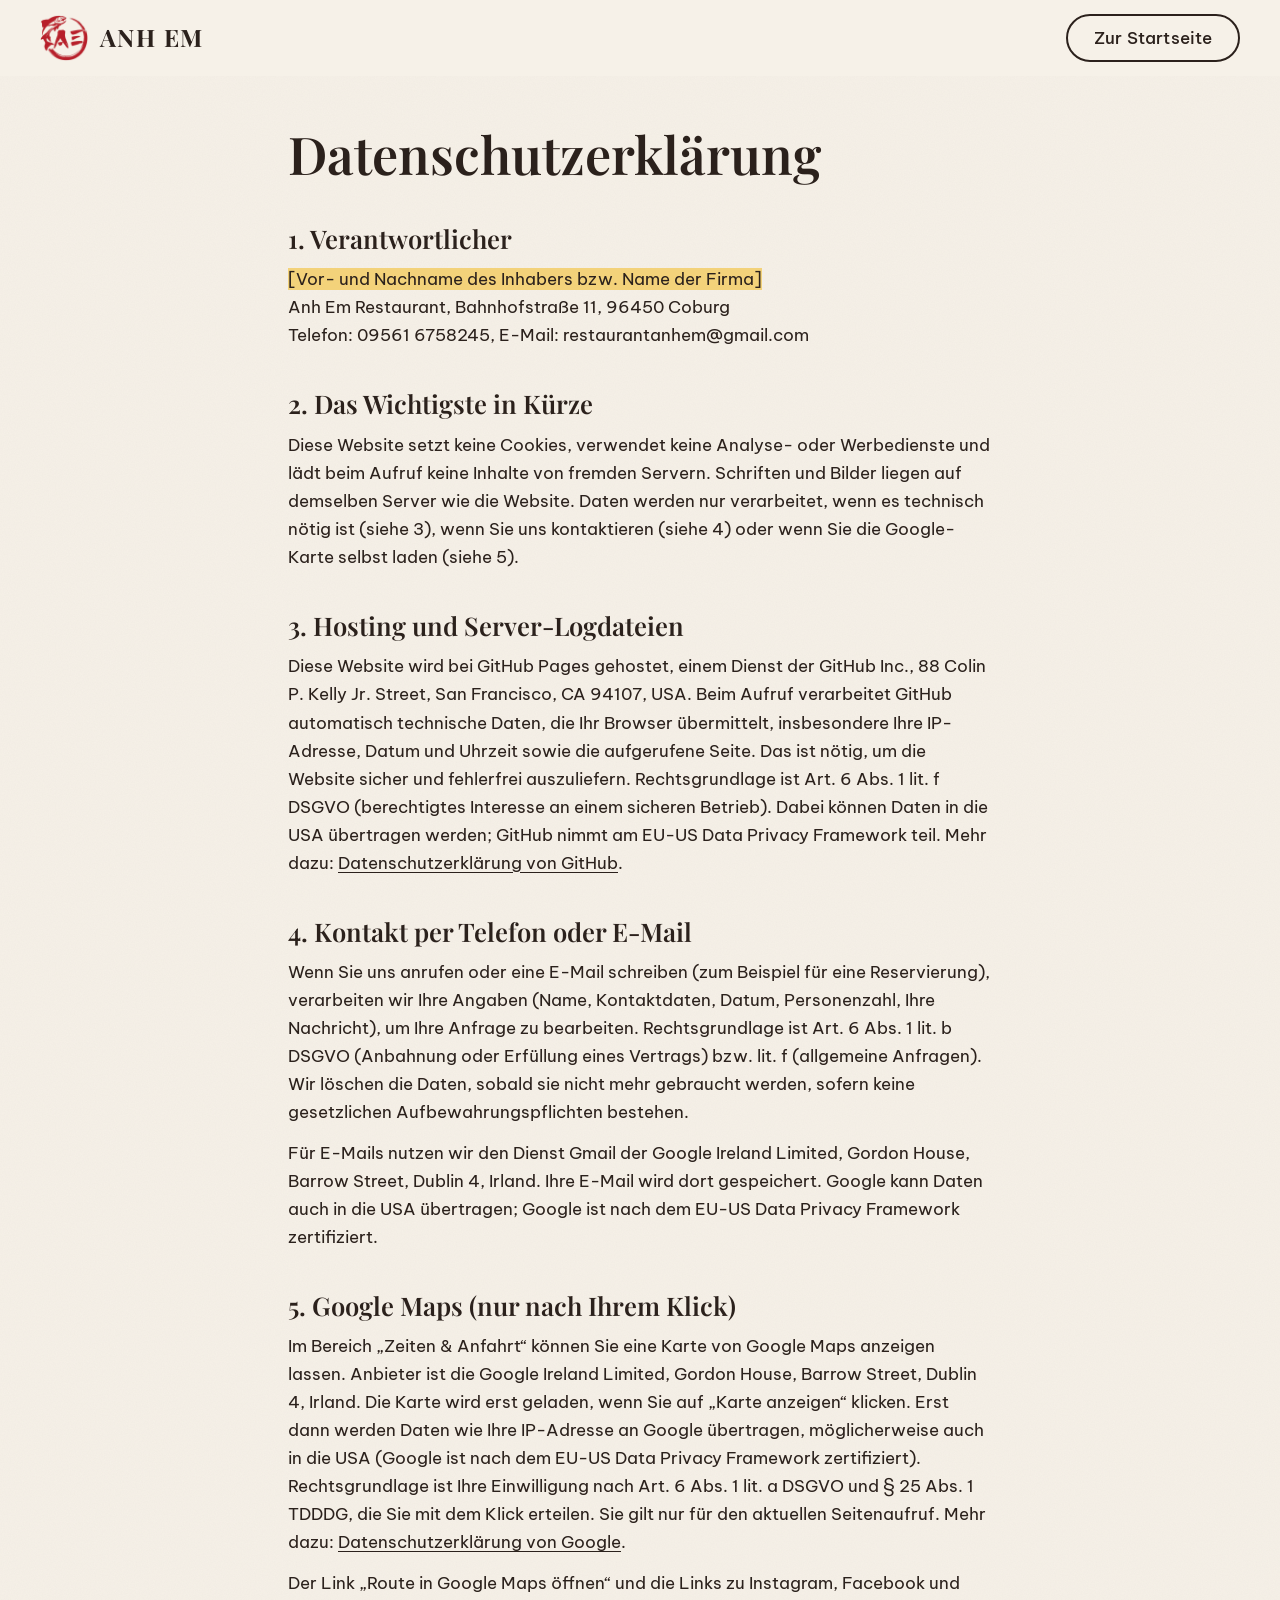
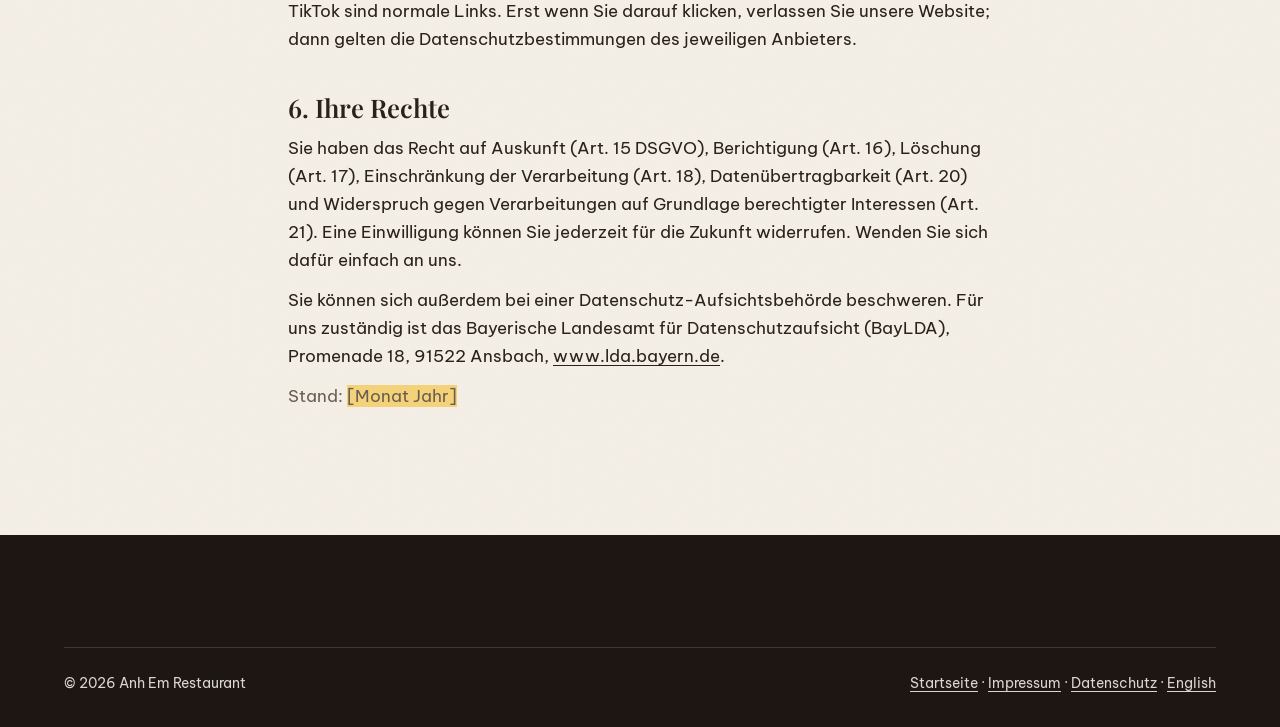
<file: datenschutz.html>
<!doctype html>
<html lang="de">
<head>
  <meta charset="utf-8">
  <meta name="viewport" content="width=device-width, initial-scale=1">
  <title>Datenschutz – Anh Em Coburg</title>
  <meta name="robots" content="noindex">
  <meta name="theme-color" content="#f6f1e8">
  <link rel="icon" href="favicon.png" type="image/png">
  <link rel="alternate" hreflang="en" href="en/privacy.html">
  <link rel="stylesheet" href="css/tokens.css">
  <link rel="stylesheet" href="css/base.css">
  <link rel="stylesheet" href="css/layout.css">
  <link rel="stylesheet" href="css/components.css">
</head>
<body>

  <header class="kopfleiste">
    <a class="kopfleiste__logo" href="./">
      <img src="images/emblem.webp" width="400" height="400" alt="">
      <span class="kopfleiste__name">Anh Em</span>
    </a>
    <a class="knopf knopf--rand" href="./">Zur Startseite</a>
  </header>

  <!-- ===================================================
       DATENSCHUTZERKLÄRUNG
       Passt zu dem, was diese Website technisch tut:
       - keine Cookies, kein Tracking, keine Analyse-Tools
       - Schriften liegen auf dem eigenen Server
       - Google Maps erst nach Klick (Zwei-Klick-Lösung)
       Wenn sich daran etwas ändert (z. B. Reservierungs-Widget,
       Instagram-Einbettung), MUSS dieser Text angepasst werden.
       ALLES IN [ECKIGEN KLAMMERN] VOR DEM VERÖFFENTLICHEN ERSETZEN.
       Keine Rechtsberatung: im Zweifel prüfen lassen.
       =================================================== -->
  <main class="rechtstext">
    <h1>Datenschutz&shy;erklärung</h1>

    <h2>1. Verantwortlicher</h2>
    <p>
      <span class="ausfuellen">[Vor- und Nachname des Inhabers bzw. Name der Firma]</span><br>
      Anh Em Restaurant, Bahnhofstraße 11, 96450 Coburg<br>
      Telefon: 09561 6758245, E-Mail: restaurantanhem@gmail.com
    </p>

    <h2>2. Das Wichtigste in Kürze</h2>
    <p>
      Diese Website setzt keine Cookies, verwendet keine Analyse- oder Werbedienste
      und lädt beim Aufruf keine Inhalte von fremden Servern. Schriften und Bilder
      liegen auf demselben Server wie die Website. Daten werden nur verarbeitet, wenn es
      technisch nötig ist (siehe 3), wenn Sie uns kontaktieren (siehe 4) oder wenn
      Sie die Google-Karte selbst laden (siehe 5).
    </p>

    <h2>3. Hosting und Server-Logdateien</h2>
    <p>
      Diese Website wird bei GitHub Pages gehostet, einem Dienst der GitHub Inc.,
      88 Colin P. Kelly Jr. Street, San Francisco, CA 94107, USA. Beim Aufruf verarbeitet GitHub
      automatisch technische Daten, die Ihr Browser übermittelt, insbesondere Ihre IP-Adresse,
      Datum und Uhrzeit sowie die aufgerufene Seite. Das ist nötig, um die Website sicher und
      fehlerfrei auszuliefern. Rechtsgrundlage ist Art. 6 Abs. 1 lit. f DSGVO (berechtigtes Interesse
      an einem sicheren Betrieb). Dabei können Daten in die USA übertragen werden; GitHub nimmt am
      EU-US Data Privacy Framework teil. Mehr dazu:
      <a href="https://docs.github.com/de/site-policy/privacy-policies/github-general-privacy-statement">Datenschutzerklärung von GitHub</a>.
    </p>

    <h2>4. Kontakt per Telefon oder E-Mail</h2>
    <p>
      Wenn Sie uns anrufen oder eine E-Mail schreiben (zum Beispiel für eine Reservierung),
      verarbeiten wir Ihre Angaben (Name, Kontaktdaten, Datum, Personenzahl, Ihre Nachricht),
      um Ihre Anfrage zu bearbeiten. Rechtsgrundlage ist Art. 6 Abs. 1 lit. b DSGVO
      (Anbahnung oder Erfüllung eines Vertrags) bzw. lit. f (allgemeine Anfragen).
      Wir löschen die Daten, sobald sie nicht mehr gebraucht werden, sofern keine
      gesetzlichen Aufbewahrungspflichten bestehen.
    </p>
    <p>
      Für E-Mails nutzen wir den Dienst Gmail der Google Ireland Limited, Gordon House,
      Barrow Street, Dublin 4, Irland. Ihre E-Mail wird dort gespeichert. Google kann
      Daten auch in die USA übertragen; Google ist nach dem EU-US Data Privacy Framework zertifiziert.
    </p>

    <h2 id="google-maps">5. Google Maps (nur nach Ihrem Klick)</h2>
    <p>
      Im Bereich „Zeiten & Anfahrt“ können Sie eine Karte von Google Maps anzeigen lassen.
      Anbieter ist die Google Ireland Limited, Gordon House, Barrow Street, Dublin 4, Irland.
      Die Karte wird erst geladen, wenn Sie auf „Karte anzeigen“ klicken. Erst dann werden
      Daten wie Ihre IP-Adresse an Google übertragen, möglicherweise auch in die USA
      (Google ist nach dem EU-US Data Privacy Framework zertifiziert).
      Rechtsgrundlage ist Ihre Einwilligung nach Art. 6 Abs. 1 lit. a DSGVO und § 25 Abs. 1 TDDDG,
      die Sie mit dem Klick erteilen. Sie gilt nur für den aktuellen Seitenaufruf.
      Mehr dazu: <a href="https://policies.google.com/privacy?hl=de">Datenschutzerklärung von Google</a>.
    </p>
    <p>
      Der Link „Route in Google Maps öffnen“ und die Links zu Instagram, Facebook und TikTok sind normale Links.
      Erst wenn Sie darauf klicken, verlassen Sie unsere Website; dann gelten die
      Datenschutzbestimmungen des jeweiligen Anbieters.
    </p>

    <h2>6. Ihre Rechte</h2>
    <p>
      Sie haben das Recht auf Auskunft (Art. 15 DSGVO), Berichtigung (Art. 16), Löschung (Art. 17),
      Einschränkung der Verarbeitung (Art. 18), Datenübertragbarkeit (Art. 20) und Widerspruch
      gegen Verarbeitungen auf Grundlage berechtigter Interessen (Art. 21). Eine Einwilligung
      können Sie jederzeit für die Zukunft widerrufen. Wenden Sie sich dafür einfach an uns.
    </p>
    <p>
      Sie können sich außerdem bei einer Datenschutz-Aufsichtsbehörde beschweren. Für uns zuständig ist
      das Bayerische Landesamt für Datenschutzaufsicht (BayLDA), Promenade 18, 91522 Ansbach,
      <a href="https://www.lda.bayern.de">www.lda.bayern.de</a>.
    </p>

    <p class="rechtstext__stand">Stand: <span class="ausfuellen">[Monat Jahr]</span></p>
  </main>

  <footer class="fuss">
    <div class="fuss__unten">
      <p>© 2026 Anh Em Restaurant</p>
      <p>
        <a href="./">Startseite</a> ·
        <a href="impressum.html">Impressum</a> ·
        <a href="datenschutz.html">Datenschutz</a> ·
        <a href="en/privacy.html" hreflang="en" lang="en">English</a>
      </p>
    </div>
  </footer>
</body>
</html>
</file>
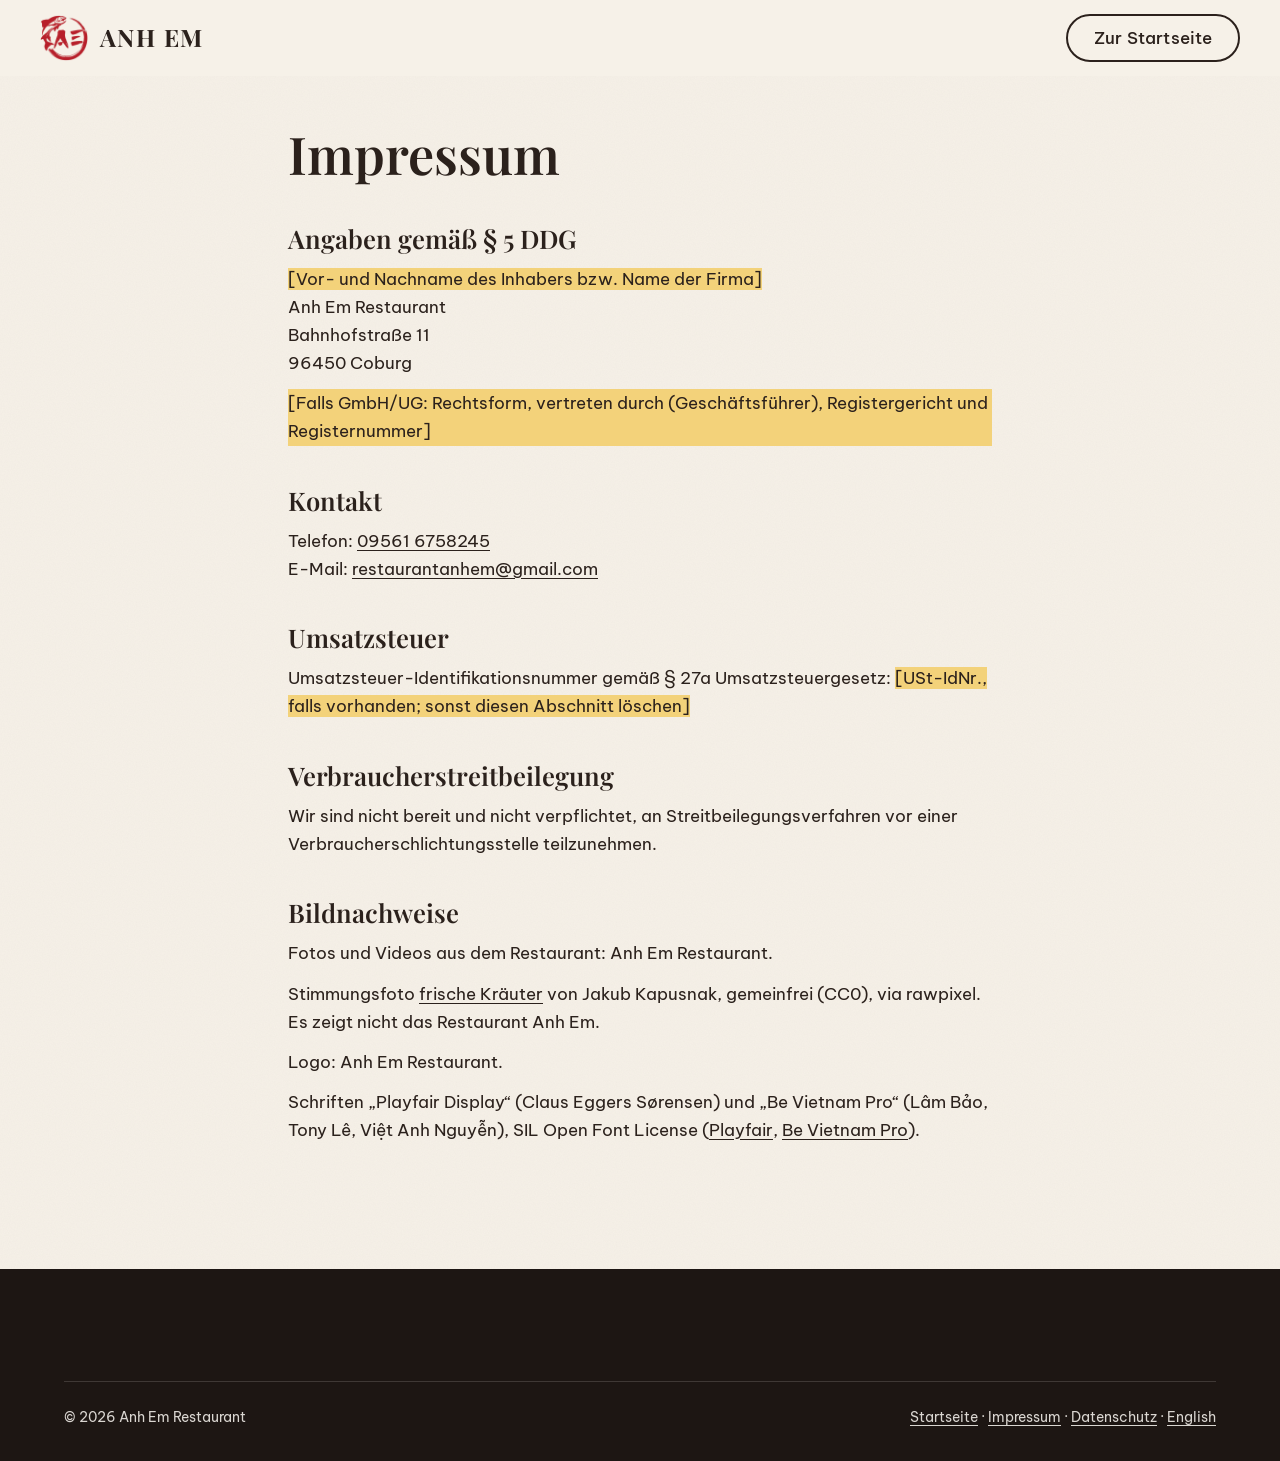
<file: impressum.html>
<!doctype html>
<html lang="de">
<head>
  <meta charset="utf-8">
  <meta name="viewport" content="width=device-width, initial-scale=1">
  <title>Impressum – Anh Em Coburg</title>
  <meta name="robots" content="noindex">
  <meta name="theme-color" content="#f6f1e8">
  <link rel="icon" href="favicon.png" type="image/png">
  <link rel="alternate" hreflang="en" href="en/imprint.html">
  <link rel="stylesheet" href="css/tokens.css">
  <link rel="stylesheet" href="css/base.css">
  <link rel="stylesheet" href="css/layout.css">
  <link rel="stylesheet" href="css/components.css">
</head>
<body>

  <!-- Schlichter Kopf für Unterseiten: Name links (zurück zur Startseite), Sprache rechts -->
  <header class="kopfleiste">
    <a class="kopfleiste__logo" href="./">
      <img src="images/emblem.webp" width="400" height="400" alt="">
      <span class="kopfleiste__name">Anh Em</span>
    </a>
    <a class="knopf knopf--rand" href="./">Zur Startseite</a>
  </header>

  <!-- ===================================================
       IMPRESSUM – Pflicht nach § 5 DDG (Digitale-Dienste-Gesetz)
       ALLES IN [ECKIGEN KLAMMERN] MUSS VOR DEM VERÖFFENTLICHEN
       DURCH DIE ECHTEN ANGABEN ERSETZT WERDEN.
       Tipp: Mit einem Generator prüfen, z. B. e-recht24.de
       =================================================== -->
  <main class="rechtstext">
    <h1>Impressum</h1>

    <h2>Angaben gemäß § 5 DDG</h2>
    <p>
      <span class="ausfuellen">[Vor- und Nachname des Inhabers bzw. Name der Firma]</span><br>
      Anh Em Restaurant<br>
      Bahnhofstraße 11<br>
      96450 Coburg
    </p>
    <p class="ausfuellen">
      [Falls GmbH/UG: Rechtsform, vertreten durch (Geschäftsführer), Registergericht und Registernummer]
    </p>

    <h2>Kontakt</h2>
    <p>
      Telefon: <a href="tel:+4995616758245">09561 6758245</a><br>
      E-Mail: <a href="mailto:restaurantanhem@gmail.com">restaurantanhem@gmail.com</a>
    </p>

    <h2>Umsatzsteuer</h2>
    <p>
      Umsatzsteuer-Identifikationsnummer gemäß § 27a Umsatzsteuergesetz:
      <span class="ausfuellen">[USt-IdNr., falls vorhanden; sonst diesen Abschnitt löschen]</span>
    </p>

    <h2>Verbraucherstreitbeilegung</h2>
    <p>
      Wir sind nicht bereit und nicht verpflichtet, an Streitbeilegungsverfahren
      vor einer Verbraucherschlichtungsstelle teilzunehmen.
    </p>

    <h2 id="bildnachweise">Bildnachweise</h2>
    <ul class="rechtstext__liste">
      <li>Fotos und Videos aus dem Restaurant: Anh Em Restaurant.</li>
      <li>
        Stimmungsfoto <a href="https://www.rawpixel.com/image/447537/asian-cuisine-vegetables-table">frische Kräuter</a>
        von Jakub Kapusnak, gemeinfrei (CC0), via rawpixel. Es zeigt nicht das Restaurant Anh Em.
      </li>
      <li>Logo: Anh Em Restaurant.</li>
      <li>Schriften „Playfair Display“ (Claus Eggers Sørensen) und „Be Vietnam Pro“ (Lâm Bảo, Tony Lê, Việt Anh Nguyễn), SIL Open Font License (<a href="fonts/OFL-playfair.txt">Playfair</a>, <a href="fonts/OFL-be-vietnam-pro.txt">Be Vietnam Pro</a>).</li>
    </ul>
  </main>

  <footer class="fuss">
    <div class="fuss__unten">
      <p>© 2026 Anh Em Restaurant</p>
      <p>
        <a href="./">Startseite</a> ·
        <a href="impressum.html">Impressum</a> ·
        <a href="datenschutz.html">Datenschutz</a> ·
        <a href="en/imprint.html" hreflang="en" lang="en">English</a>
      </p>
    </div>
  </footer>
</body>
</html>
</file>
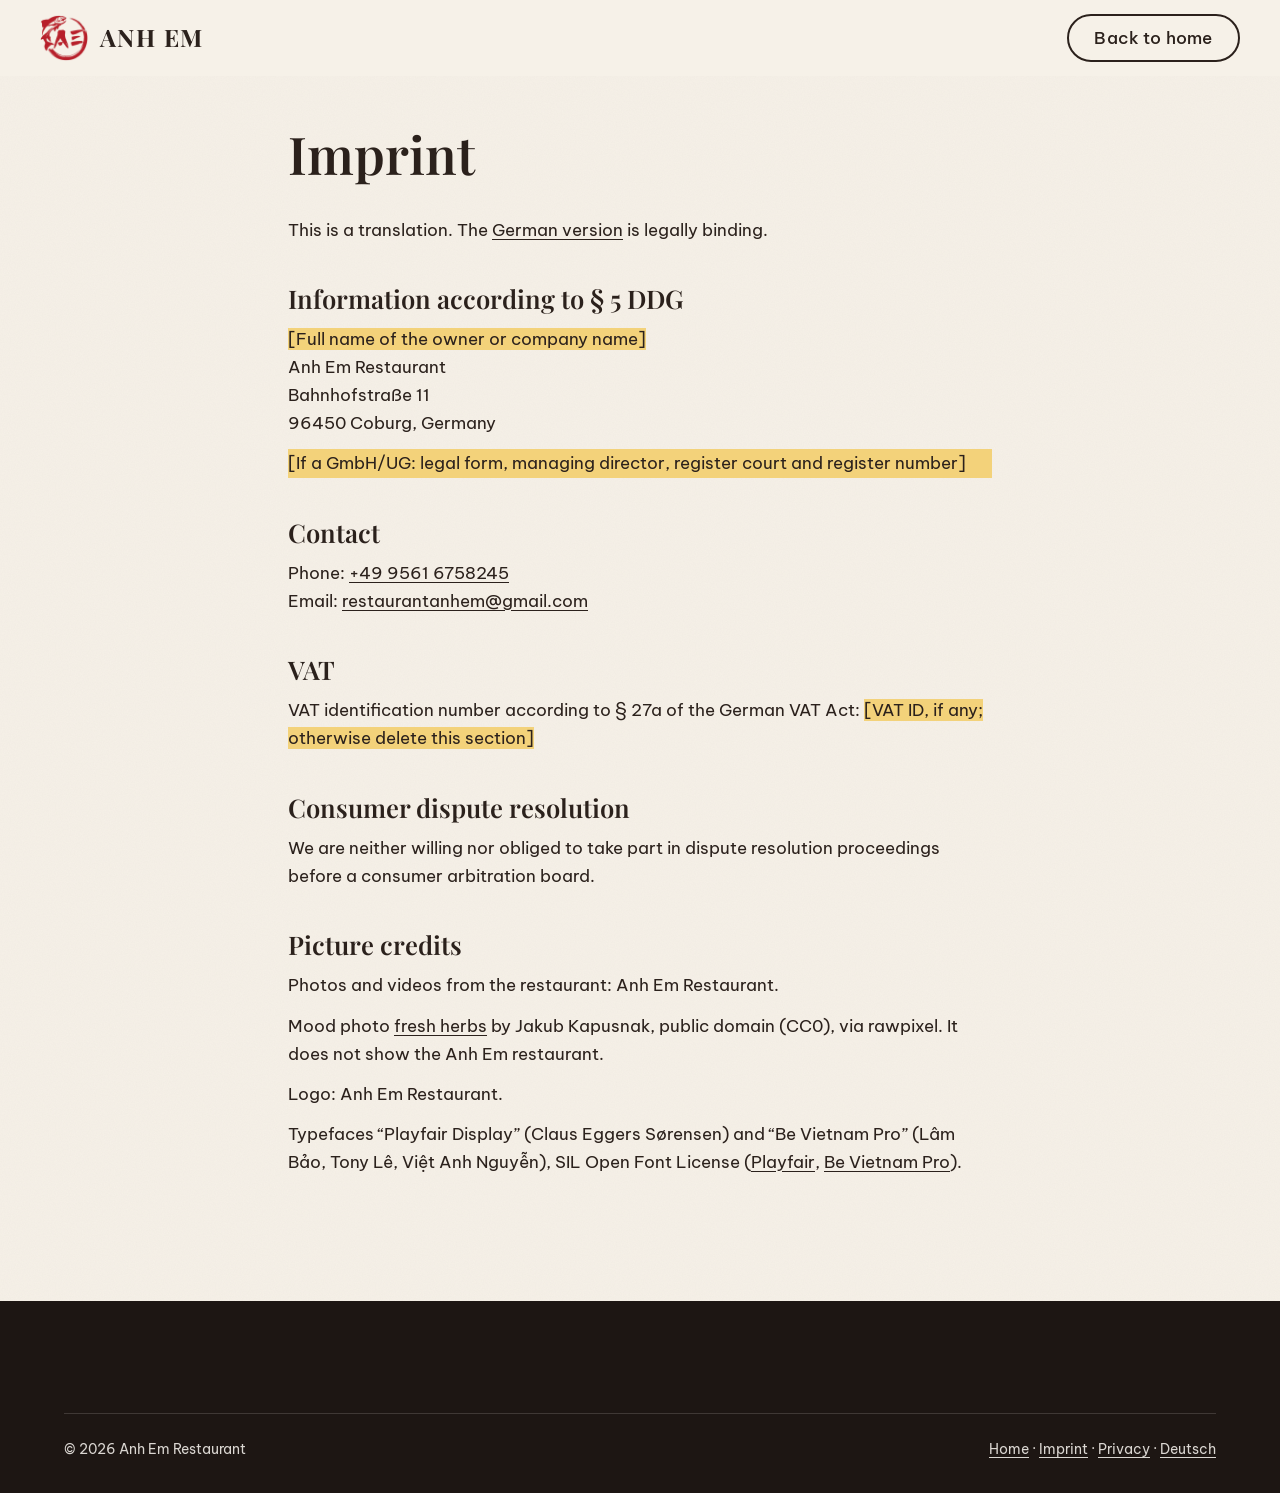
<file: en/imprint.html>
<!doctype html>
<html lang="en">
<head>
  <meta charset="utf-8">
  <meta name="viewport" content="width=device-width, initial-scale=1">
  <title>Imprint – Anh Em Coburg</title>
  <meta name="robots" content="noindex">
  <meta name="theme-color" content="#f6f1e8">
  <link rel="icon" href="../favicon.png" type="image/png">
  <link rel="alternate" hreflang="de" href="../impressum.html">
  <link rel="stylesheet" href="../css/tokens.css">
  <link rel="stylesheet" href="../css/base.css">
  <link rel="stylesheet" href="../css/layout.css">
  <link rel="stylesheet" href="../css/components.css">
</head>
<body>

  <header class="kopfleiste">
    <a class="kopfleiste__logo" href="./">
      <img src="../images/emblem.webp" width="400" height="400" alt="">
      <span class="kopfleiste__name">Anh Em</span>
    </a>
    <a class="knopf knopf--rand" href="./">Back to home</a>
  </header>

  <!-- Englische Übersetzung des Impressums. Rechtlich zählt die deutsche Fassung.
       ALLES IN [ECKIGEN KLAMMERN] VOR DEM VERÖFFENTLICHEN ERSETZEN
       (gleiche Angaben wie in impressum.html). -->
  <main class="rechtstext">
    <h1>Imprint</h1>
    <p>This is a translation. The <a href="../impressum.html" lang="de">German version</a> is legally binding.</p>

    <h2>Information according to § 5 DDG</h2>
    <p>
      <span class="ausfuellen">[Full name of the owner or company name]</span><br>
      Anh Em Restaurant<br>
      Bahnhofstraße 11<br>
      96450 Coburg, Germany
    </p>
    <p class="ausfuellen">
      [If a GmbH/UG: legal form, managing director, register court and register number]
    </p>

    <h2>Contact</h2>
    <p>
      Phone: <a href="tel:+4995616758245">+49 9561 6758245</a><br>
      Email: <a href="mailto:restaurantanhem@gmail.com">restaurantanhem@gmail.com</a>
    </p>

    <h2>VAT</h2>
    <p>
      VAT identification number according to § 27a of the German VAT Act:
      <span class="ausfuellen">[VAT ID, if any; otherwise delete this section]</span>
    </p>

    <h2>Consumer dispute resolution</h2>
    <p>
      We are neither willing nor obliged to take part in dispute resolution
      proceedings before a consumer arbitration board.
    </p>

    <h2 id="credits">Picture credits</h2>
    <ul class="rechtstext__liste">
      <li>Photos and videos from the restaurant: Anh Em Restaurant.</li>
      <li>
        Mood photo <a href="https://www.rawpixel.com/image/447537/asian-cuisine-vegetables-table">fresh herbs</a>
        by Jakub Kapusnak, public domain (CC0), via rawpixel. It does not show the Anh Em restaurant.
      </li>
      <li>Logo: Anh Em Restaurant.</li>
      <li>Typefaces “Playfair Display” (Claus Eggers Sørensen) and “Be Vietnam Pro” (Lâm Bảo, Tony Lê, Việt Anh Nguyễn), SIL Open Font License (<a href="../fonts/OFL-playfair.txt">Playfair</a>, <a href="../fonts/OFL-be-vietnam-pro.txt">Be Vietnam Pro</a>).</li>
    </ul>
  </main>

  <footer class="fuss">
    <div class="fuss__unten">
      <p>© 2026 Anh Em Restaurant</p>
      <p>
        <a href="./">Home</a> ·
        <a href="imprint.html">Imprint</a> ·
        <a href="privacy.html">Privacy</a> ·
        <a href="../impressum.html" hreflang="de" lang="de">Deutsch</a>
      </p>
    </div>
  </footer>
</body>
</html>
</file>
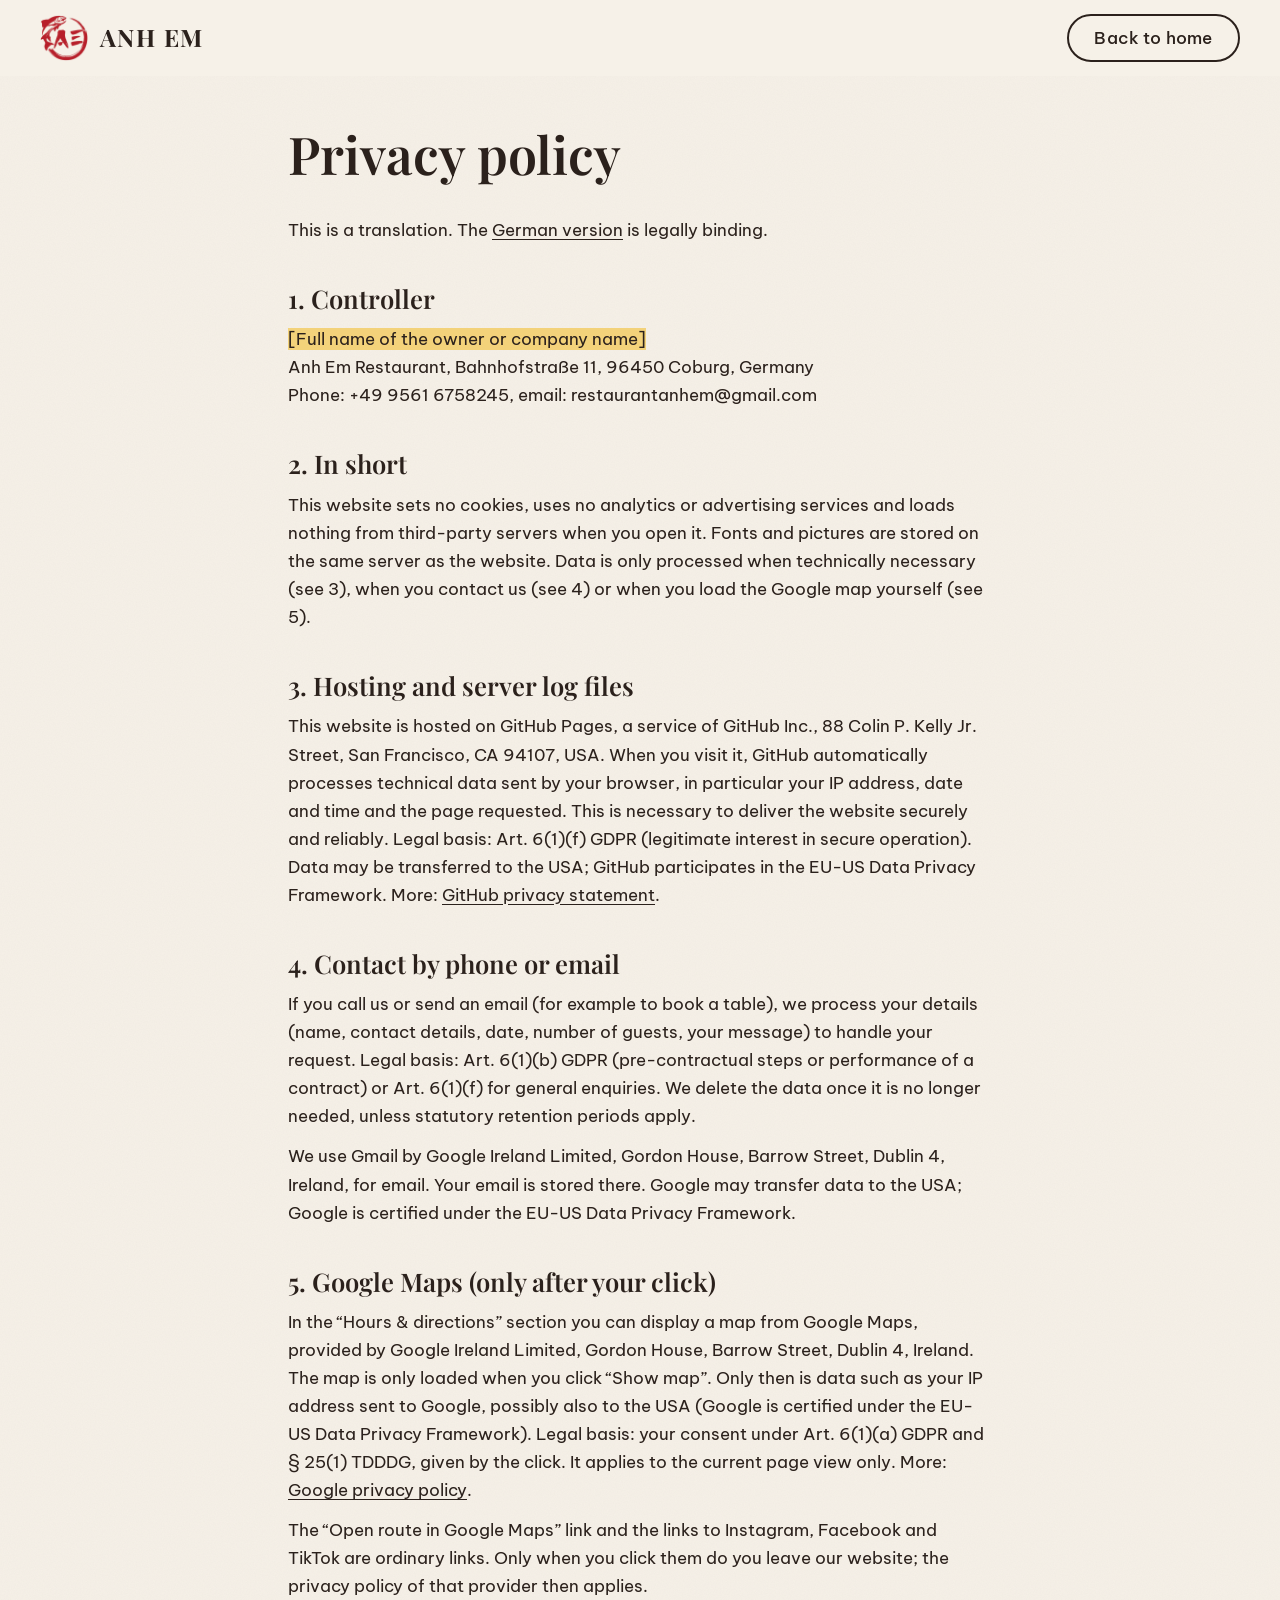
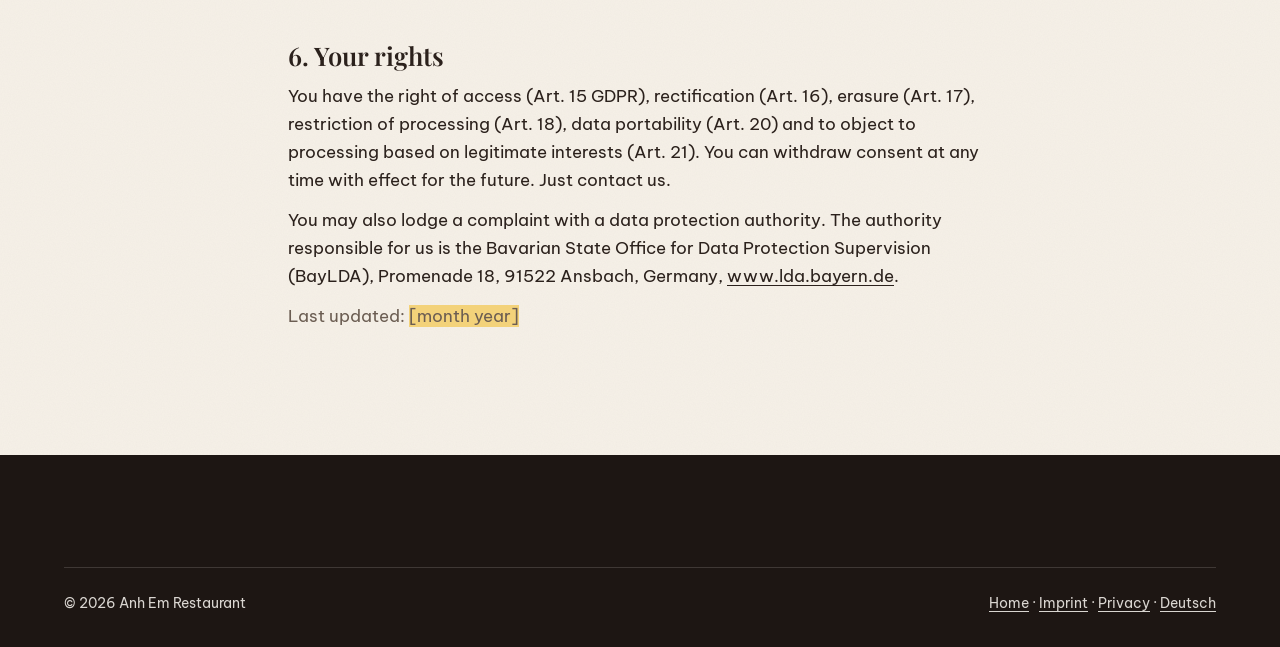
<file: en/privacy.html>
<!doctype html>
<html lang="en">
<head>
  <meta charset="utf-8">
  <meta name="viewport" content="width=device-width, initial-scale=1">
  <title>Privacy – Anh Em Coburg</title>
  <meta name="robots" content="noindex">
  <meta name="theme-color" content="#f6f1e8">
  <link rel="icon" href="../favicon.png" type="image/png">
  <link rel="alternate" hreflang="de" href="../datenschutz.html">
  <link rel="stylesheet" href="../css/tokens.css">
  <link rel="stylesheet" href="../css/base.css">
  <link rel="stylesheet" href="../css/layout.css">
  <link rel="stylesheet" href="../css/components.css">
</head>
<body>

  <header class="kopfleiste">
    <a class="kopfleiste__logo" href="./">
      <img src="../images/emblem.webp" width="400" height="400" alt="">
      <span class="kopfleiste__name">Anh Em</span>
    </a>
    <a class="knopf knopf--rand" href="./">Back to home</a>
  </header>

  <!-- Englische Übersetzung der Datenschutzerklärung. Rechtlich zählt die deutsche Fassung.
       Bei jeder Änderung an datenschutz.html auch hier anpassen.
       ALLES IN [ECKIGEN KLAMMERN] VOR DEM VERÖFFENTLICHEN ERSETZEN. -->
  <main class="rechtstext">
    <h1>Privacy policy</h1>
    <p>This is a translation. The <a href="../datenschutz.html" lang="de">German version</a> is legally binding.</p>

    <h2>1. Controller</h2>
    <p>
      <span class="ausfuellen">[Full name of the owner or company name]</span><br>
      Anh Em Restaurant, Bahnhofstraße 11, 96450 Coburg, Germany<br>
      Phone: +49 9561 6758245, email: restaurantanhem@gmail.com
    </p>

    <h2>2. In short</h2>
    <p>
      This website sets no cookies, uses no analytics or advertising services and loads
      nothing from third-party servers when you open it. Fonts and pictures are stored on
      the same server as the website. Data is only processed when technically necessary (see 3), when
      you contact us (see 4) or when you load the Google map yourself (see 5).
    </p>

    <h2>3. Hosting and server log files</h2>
    <p>
      This website is hosted on GitHub Pages, a service of GitHub Inc., 88 Colin P. Kelly Jr. Street,
      San Francisco, CA 94107, USA. When you visit it, GitHub automatically processes technical data sent
      by your browser, in particular your IP address, date and time and the page requested. This is
      necessary to deliver the website securely and reliably. Legal basis: Art. 6(1)(f) GDPR
      (legitimate interest in secure operation). Data may be transferred to the USA; GitHub participates
      in the EU-US Data Privacy Framework. More:
      <a href="https://docs.github.com/en/site-policy/privacy-policies/github-general-privacy-statement">GitHub privacy statement</a>.
    </p>

    <h2>4. Contact by phone or email</h2>
    <p>
      If you call us or send an email (for example to book a table), we process your details
      (name, contact details, date, number of guests, your message) to handle your request.
      Legal basis: Art. 6(1)(b) GDPR (pre-contractual steps or performance of a contract) or
      Art. 6(1)(f) for general enquiries. We delete the data once it is no longer needed,
      unless statutory retention periods apply.
    </p>
    <p>
      We use Gmail by Google Ireland Limited, Gordon House, Barrow Street, Dublin 4, Ireland,
      for email. Your email is stored there. Google may transfer data to the USA; Google is
      certified under the EU-US Data Privacy Framework.
    </p>

    <h2 id="google-maps">5. Google Maps (only after your click)</h2>
    <p>
      In the “Hours & directions” section you can display a map from Google Maps, provided by
      Google Ireland Limited, Gordon House, Barrow Street, Dublin 4, Ireland. The map is only
      loaded when you click “Show map”. Only then is data such as your IP address sent to
      Google, possibly also to the USA (Google is certified under the EU-US Data Privacy Framework).
      Legal basis: your consent under Art. 6(1)(a) GDPR and § 25(1) TDDDG, given by the click.
      It applies to the current page view only.
      More: <a href="https://policies.google.com/privacy?hl=en">Google privacy policy</a>.
    </p>
    <p>
      The “Open route in Google Maps” link and the links to Instagram, Facebook and TikTok are ordinary links. Only when
      you click them do you leave our website; the privacy policy of that provider then applies.
    </p>

    <h2>6. Your rights</h2>
    <p>
      You have the right of access (Art. 15 GDPR), rectification (Art. 16), erasure (Art. 17),
      restriction of processing (Art. 18), data portability (Art. 20) and to object to processing
      based on legitimate interests (Art. 21). You can withdraw consent at any time with effect
      for the future. Just contact us.
    </p>
    <p>
      You may also lodge a complaint with a data protection authority. The authority responsible
      for us is the Bavarian State Office for Data Protection Supervision (BayLDA),
      Promenade 18, 91522 Ansbach, Germany, <a href="https://www.lda.bayern.de">www.lda.bayern.de</a>.
    </p>

    <p class="rechtstext__stand">Last updated: <span class="ausfuellen">[month year]</span></p>
  </main>

  <footer class="fuss">
    <div class="fuss__unten">
      <p>© 2026 Anh Em Restaurant</p>
      <p>
        <a href="./">Home</a> ·
        <a href="imprint.html">Imprint</a> ·
        <a href="privacy.html">Privacy</a> ·
        <a href="../datenschutz.html" hreflang="de" lang="de">Deutsch</a>
      </p>
    </div>
  </footer>
</body>
</html>
</file>
<file: css/tokens.css>
/* =========================================================
   tokens.css – Alle Design-Werte an EINER Stelle
   Farben, Schriften, Größen, Abstände. Wer den Look ändern will,
   ändert nur diese Datei. Alle anderen CSS-Dateien benutzen
   nur diese Variablen (var(--name)), nie feste Werte.
   ========================================================= */

/* ---------- Schriften (lokal in /fonts, kein Google-Server → DSGVO) ----------
   "Playfair Display" für Überschriften, "Be Vietnam Pro" für Text.
   Jede Schrift ist in drei Teile zerlegt (latin, latin-ext, vietnamese).
   Der Browser lädt nur die Teile, deren Zeichen auf der Seite vorkommen. */

@font-face {
  font-family: "Playfair Display";
  font-weight: 400 900; /* variable Schrift: alle Stärken in einer Datei */
  font-display: swap;
  src: url("../fonts/playfair-latin.woff2") format("woff2");
  unicode-range: U+0000-00FF, U+0131, U+0152-0153, U+02BB-02BC, U+02C6, U+02DA, U+02DC, U+0304, U+0308, U+0329, U+2000-206F, U+20AC, U+2122, U+2191, U+2193, U+2212, U+2215, U+FEFF, U+FFFD;
}
@font-face {
  font-family: "Playfair Display";
  font-weight: 400 900;
  font-display: swap;
  src: url("../fonts/playfair-latin-ext.woff2") format("woff2");
  unicode-range: U+0100-02BA, U+02BD-02C5, U+02C7-02CC, U+02CE-02D7, U+02DD-02FF, U+0304, U+0308, U+0329, U+1D00-1DBF, U+1E00-1E9F, U+1EF2-1EFF, U+2020, U+20A0-20AB, U+20AD-20C0, U+2113, U+2C60-2C7F, U+A720-A7FF;
}
@font-face {
  font-family: "Playfair Display";
  font-weight: 400 900;
  font-display: swap;
  src: url("../fonts/playfair-vietnamese.woff2") format("woff2");
  unicode-range: U+0102-0103, U+0110-0111, U+0128-0129, U+0168-0169, U+01A0-01A1, U+01AF-01B0, U+0300-0301, U+0303-0304, U+0308-0309, U+0323, U+0329, U+1EA0-1EF9, U+20AB;
}

/* Be Vietnam Pro: drei Stärken (400 normal, 500 mittel, 600 halbfett) */
@font-face { font-family: "Be Vietnam Pro"; font-weight: 400; font-display: swap; src: url("../fonts/bevietnampro-latin-400.woff2") format("woff2"); unicode-range: U+0000-00FF, U+0131, U+0152-0153, U+02BB-02BC, U+02C6, U+02DA, U+02DC, U+0304, U+0308, U+0329, U+2000-206F, U+20AC, U+2122, U+2191, U+2193, U+2212, U+2215, U+FEFF, U+FFFD; }
@font-face { font-family: "Be Vietnam Pro"; font-weight: 500; font-display: swap; src: url("../fonts/bevietnampro-latin-500.woff2") format("woff2"); unicode-range: U+0000-00FF, U+0131, U+0152-0153, U+02BB-02BC, U+02C6, U+02DA, U+02DC, U+0304, U+0308, U+0329, U+2000-206F, U+20AC, U+2122, U+2191, U+2193, U+2212, U+2215, U+FEFF, U+FFFD; }
@font-face { font-family: "Be Vietnam Pro"; font-weight: 600; font-display: swap; src: url("../fonts/bevietnampro-latin-600.woff2") format("woff2"); unicode-range: U+0000-00FF, U+0131, U+0152-0153, U+02BB-02BC, U+02C6, U+02DA, U+02DC, U+0304, U+0308, U+0329, U+2000-206F, U+20AC, U+2122, U+2191, U+2193, U+2212, U+2215, U+FEFF, U+FFFD; }
@font-face { font-family: "Be Vietnam Pro"; font-weight: 400; font-display: swap; src: url("../fonts/bevietnampro-latin-ext-400.woff2") format("woff2"); unicode-range: U+0100-02BA, U+02BD-02C5, U+02C7-02CC, U+02CE-02D7, U+02DD-02FF, U+0304, U+0308, U+0329, U+1D00-1DBF, U+1E00-1E9F, U+1EF2-1EFF, U+2020, U+20A0-20AB, U+20AD-20C0, U+2113, U+2C60-2C7F, U+A720-A7FF; }
@font-face { font-family: "Be Vietnam Pro"; font-weight: 500; font-display: swap; src: url("../fonts/bevietnampro-latin-ext-500.woff2") format("woff2"); unicode-range: U+0100-02BA, U+02BD-02C5, U+02C7-02CC, U+02CE-02D7, U+02DD-02FF, U+0304, U+0308, U+0329, U+1D00-1DBF, U+1E00-1E9F, U+1EF2-1EFF, U+2020, U+20A0-20AB, U+20AD-20C0, U+2113, U+2C60-2C7F, U+A720-A7FF; }
@font-face { font-family: "Be Vietnam Pro"; font-weight: 600; font-display: swap; src: url("../fonts/bevietnampro-latin-ext-600.woff2") format("woff2"); unicode-range: U+0100-02BA, U+02BD-02C5, U+02C7-02CC, U+02CE-02D7, U+02DD-02FF, U+0304, U+0308, U+0329, U+1D00-1DBF, U+1E00-1E9F, U+1EF2-1EFF, U+2020, U+20A0-20AB, U+20AD-20C0, U+2113, U+2C60-2C7F, U+A720-A7FF; }
@font-face { font-family: "Be Vietnam Pro"; font-weight: 400; font-display: swap; src: url("../fonts/bevietnampro-vietnamese-400.woff2") format("woff2"); unicode-range: U+0102-0103, U+0110-0111, U+0128-0129, U+0168-0169, U+01A0-01A1, U+01AF-01B0, U+0300-0301, U+0303-0304, U+0308-0309, U+0323, U+0329, U+1EA0-1EF9, U+20AB; }
@font-face { font-family: "Be Vietnam Pro"; font-weight: 500; font-display: swap; src: url("../fonts/bevietnampro-vietnamese-500.woff2") format("woff2"); unicode-range: U+0102-0103, U+0110-0111, U+0128-0129, U+0168-0169, U+01A0-01A1, U+01AF-01B0, U+0300-0301, U+0303-0304, U+0308-0309, U+0323, U+0329, U+1EA0-1EF9, U+20AB; }
@font-face { font-family: "Be Vietnam Pro"; font-weight: 600; font-display: swap; src: url("../fonts/bevietnampro-vietnamese-600.woff2") format("woff2"); unicode-range: U+0102-0103, U+0110-0111, U+0128-0129, U+0168-0169, U+01A0-01A1, U+01AF-01B0, U+0300-0301, U+0303-0304, U+0308-0309, U+0323, U+0329, U+1EA0-1EF9, U+20AB; }

:root {
  /* --- Farben --- */
  --grund: #f6f1e8;         /* Seitenhintergrund: warmes Creme */
  --grund-2: #eee5d6;       /* etwas dunkler: abwechselnde Abschnitte, Karten */
  --grund-3: #e4d8c4;       /* noch dunkler: Hover, aktive Reiter */
  --tinte: #2b211c;         /* Haupttext: sehr dunkles Braun statt hartem Schwarz */
  --tinte-weich: #6b5d52;   /* Nebentext (Beschreibungen, Hinweise) */
  --rot: #b72029;           /* Logo-Rot: Hauptknöpfe ("Reservieren") */
  --rot-dunkel: #93171f;    /* Rot beim Darüberfahren */
  --gold: #b88a3e;          /* Gold für Zierlinien und Symbole */
  --gold-text: #87621f;     /* dunkleres Gold für Text (gut lesbar auf Creme) */
  --nacht: #1d1613;         /* dunkle Flächen: Footer, Bild-Abdunklung */
  --hell: #fbf8f3;          /* heller Text auf dunklen Flächen */
  --film-grund: #060403;    /* Randfarbe des Intro-Videos, damit es nahtlos in die Fläche übergeht */

  /* --- Schriften --- */
  --schrift-titel: "Playfair Display", Georgia, serif;
  --schrift-text: "Be Vietnam Pro", system-ui, sans-serif;

  /* --- Schriftgrößen. clamp(min, bevorzugt, max) wächst mit der Bildschirmbreite --- */
  --groesse-klein: 0.875rem;                                  /* 14px */
  --groesse-text: clamp(1rem, 0.96rem + 0.2vw, 1.0625rem);    /* 16–17px */
  --groesse-gross: clamp(1.125rem, 1.05rem + 0.4vw, 1.3rem);  /* 18–21px */
  --groesse-h3: clamp(1.35rem, 1.2rem + 0.6vw, 1.6rem);
  --groesse-h2: clamp(2rem, 1.5rem + 2.2vw, 3.25rem);

  /* --- Abstände --- */
  --rand: clamp(1rem, 0.5rem + 2.5vw, 3rem);       /* Seitenrand links/rechts */
  --abschnitt: clamp(4.5rem, 3rem + 6vw, 8.5rem);  /* Abstand oben/unten pro Abschnitt */
  --breite: 72rem;                                 /* maximale Inhaltsbreite */
  --kopf-hoehe: 76px;                              /* Höhe der festen Leiste oben */

  /* --- Formen --- */
  --radius: 6px;          /* Ecken von Karten und Bildern */
  --radius-knopf: 999px;  /* Knöpfe ganz rund (Pillenform) */
  --schatten: 0 10px 30px rgb(43 33 28 / 0.12); /* nur für schwebende Dinge (Menü am Handy) */

  /* --- Bewegung --- */
  --dauer: 220ms;
  --kurve: cubic-bezier(0.2, 0.7, 0.2, 1);
}
</file>
<file: css/base.css>
/* =========================================================
   base.css – Grundeinstellungen für die ganze Seite
   Setzt Browser-Standards zurück und legt Schrift und Farben fest.
   ========================================================= */

*,
*::before,
*::after {
  box-sizing: border-box; /* Breite enthält Innenabstand und Rahmen */
}

html {
  -webkit-text-size-adjust: 100%;
  scroll-behavior: smooth;
  /* Beim Springen zu #anker nicht unter der festen Kopfleiste verschwinden */
  scroll-padding-top: calc(var(--kopf-hoehe) + 12px);
}

body {
  margin: 0;
  background-color: var(--grund);
  /* Ganz feine Papierstruktur, als kleines SVG direkt im CSS (keine externe Datei) */
  background-image: url("data:image/svg+xml,%3Csvg xmlns='http://www.w3.org/2000/svg' width='160' height='160'%3E%3Cfilter id='n'%3E%3CfeTurbulence type='fractalNoise' baseFrequency='0.85' numOctaves='3' stitchTiles='stitch'/%3E%3CfeColorMatrix values='0 0 0 0 0.35 0 0 0 0 0.27 0 0 0 0 0.2 0 0 0 0.05 0'/%3E%3C/filter%3E%3Crect width='100%25' height='100%25' filter='url(%23n)'/%3E%3C/svg%3E");
  color: var(--tinte);
  font-family: var(--schrift-text);
  font-size: var(--groesse-text);
  line-height: 1.65;
}

h1, h2, h3, p, ul, ol, dl, dd, figure {
  margin: 0;
}

h1, h2, h3 {
  font-family: var(--schrift-titel);
  font-weight: 600;
  line-height: 1.15;
  text-wrap: balance; /* Überschriften gleichmäßig umbrechen */
}

ul, ol {
  padding: 0;
  list-style: none;
}

img {
  display: block;
  max-width: 100%;
  height: auto;
}

a {
  color: inherit;
  text-underline-offset: 0.2em;
}

/* Sichtbarer Rahmen, wenn man mit der Tastatur (Tab) navigiert */
:focus-visible {
  outline: 3px solid var(--gold);
  outline-offset: 3px;
}

::selection {
  background: var(--rot);
  color: var(--hell);
}

/* Versteckte Elemente bleiben versteckt, auch wenn eine andere Regel
   ihnen z. B. display: grid gibt (wichtig für Reiter und Filter der Speisekarte) */
[hidden] {
  display: none !important;
}

/* Zahlen gleich breit, damit Preise sauber untereinander stehen */
.zahlen {
  font-variant-numeric: tabular-nums;
}

/* Nur für Screenreader (Vorlese-Programme) sichtbar */
.nur-vorlesen {
  position: absolute;
  width: 1px;
  height: 1px;
  overflow: hidden;
  clip: rect(0 0 0 0);
  white-space: nowrap;
}

/* Wer in den Systemeinstellungen "weniger Bewegung" gewählt hat:
   kein weiches Scrollen. Die einzelnen Animationen haben eigene Regeln
   in components.css. */
@media (prefers-reduced-motion: reduce) {
  html {
    scroll-behavior: auto;
  }
}
</file>
<file: css/layout.css>
/* =========================================================
   layout.css – Wo was auf der Seite steht
   Kopfleiste, Abschnitte, Spalten, Footer.
   Zuerst Handy (schmal), dann ab 900px breit = Desktop.
   ========================================================= */

/* ---------- Allgemeiner Abschnitt ---------- */

.abschnitt {
  padding: var(--abschnitt) var(--rand);
}

/* Kopf eines Abschnitts: Zierlinie, Überschrift, ein Satz – mittig */
.abschnitt__kopf {
  max-width: 40rem;
  margin: 0 auto 3rem;
  text-align: center;
}

/* ---------- Kopfleiste (fest oben) ---------- */

.kopfleiste {
  position: sticky; /* bleibt beim Scrollen oben kleben */
  top: 0;
  z-index: 20;
  display: flex;
  align-items: center;
  justify-content: space-between;
  gap: 1rem;
  height: var(--kopf-hoehe);
  padding: 0 var(--rand);
  background: var(--grund);
  transition: box-shadow var(--dauer) var(--kurve);
}

/* js/navigation.js setzt diese Klasse, sobald man etwas gescrollt hat */
.kopfleiste.ist-gescrollt {
  box-shadow: 0 1px 0 rgb(43 33 28 / 0.08), 0 8px 24px rgb(43 33 28 / 0.06);
}

/* Handy: Menü ist ein aufklappbares Feld unter der Leiste */
.hauptmenue {
  position: absolute;
  top: var(--kopf-hoehe);
  left: 0;
  right: 0;
  display: none;
  padding: 1rem var(--rand) 1.5rem;
  background: var(--grund);
  box-shadow: var(--schatten);
}
.hauptmenue.ist-offen {
  display: grid;
  gap: 1rem;
}

/* Desktop: Menü steht direkt in der Leiste, kein Menüknopf */
@media (min-width: 900px) {
  .hauptmenue {
    position: static;
    display: flex;
    align-items: center;
    gap: 2rem;
    padding: 0;
    background: none;
    box-shadow: none;
  }
}

/* ---------- Hintergrund-Video (Held) ---------- */

/* Handy: quadratischer Ausschnitt, damit Logo und Schrift groß genug bleiben.
   Die Leiste mit den Knöpfen schließt dunkel und nahtlos darunter an. */
.held {
  position: relative;
  background: var(--film-grund);
  color: var(--hell);
  text-align: center;
}
.held__film {
  position: relative;
  aspect-ratio: 1;
  overflow: hidden;
}

/* Tablet hochkant: das ganze Video im Format 16:9 */
@media (min-width: 700px) {
  .held__film {
    aspect-ratio: 16 / 9;
  }
}

/* Breite Bildschirme: Das Video füllt den ganzen ersten Bildschirm als Hintergrund,
   die Leiste liegt unten darauf. Die Mindesthöhe verhindert, dass auf sehr flachen
   Bildschirmen oben und unten zu viel vom Video abgeschnitten wird. */
@media (min-width: 700px) and (min-aspect-ratio: 4 / 3) {
  .held {
    display: flex;
    align-items: flex-end;
    height: calc(100svh - var(--kopf-hoehe));
    min-height: max(480px, min(50vw, 130svh));
  }
  .held__film {
    position: absolute;
    inset: 0;
    aspect-ratio: auto;
  }
}

/* ---------- Willkommen ---------- */

.willkommen {
  max-width: 48rem;
  margin: 0 auto;
  text-align: center;
}

/* ---------- Zwei Küchen ---------- */

.kuechen {
  display: grid;
  gap: var(--abschnitt);
  max-width: var(--breite);
  margin: 0 auto;
  padding: 0 var(--rand) var(--abschnitt);
}

.kueche {
  display: grid;
  gap: 2rem;
  align-items: center;
}

@media (min-width: 900px) {
  .kueche {
    grid-template-columns: 1.1fr 1fr;
    gap: 4rem;
  }
  /* Zweite Küche: Bild rechts, Text links */
  .kueche--gespiegelt .kueche__bild {
    order: 2;
  }
}

/* ---------- Bildband "Reservieren" ---------- */

.band {
  position: relative;
  display: grid;
  place-items: center;
  min-height: 80svh;
  padding: var(--abschnitt) var(--rand);
  overflow: hidden;
  isolation: isolate;
  color: var(--hell);
  text-align: center;
}

/* ---------- Speisekarte ---------- */

.karte {
  background: var(--grund-2);
}

.karte__inhalt,
.karte__legende,
.karte__hinweis {
  max-width: 52rem;
  margin-left: auto;
  margin-right: auto;
}

/* ---------- Eindrücke (Fotoraster) ---------- */

.fotoraster {
  display: grid;
  grid-template-columns: repeat(2, 1fr); /* Handy: 2 Spalten */
  gap: 6px;
  max-width: 90rem;
  margin: 0 auto 3rem;
}

@media (min-width: 700px) {
  .fotoraster { grid-template-columns: repeat(4, 1fr); }
}

/* Das Video ist eine Spalte breit und zwei Zeilen hoch */
.fotoraster__film {
  grid-row: span 2;
}

/* ---------- Besuch: Karte + Adresse ---------- */

.besuch {
  display: grid;
  gap: 2.5rem;
  max-width: var(--breite);
  margin: 0 auto;
}

@media (min-width: 900px) {
  .besuch {
    grid-template-columns: 1.2fr 1fr;
    gap: 4rem;
    align-items: center;
  }
}

/* ---------- Fuß (Footer) ---------- */

.fuss {
  padding: 4rem var(--rand) 2rem;
  background: var(--nacht);
  color: var(--hell);
}

.fuss__inhalt {
  display: grid;
  grid-template-columns: repeat(2, minmax(0, 1fr));
  gap: 2rem;
  max-width: var(--breite);
  margin: 0 auto;
}

@media (min-width: 900px) {
  .fuss__inhalt {
    grid-template-columns: 1.2fr repeat(3, 1fr);
  }
}

.fuss__marke {
  grid-column: 1 / -1;
}
@media (min-width: 900px) {
  .fuss__marke { grid-column: auto; }
}

.fuss__sozial {
  max-width: var(--breite);
  margin: 2.5rem auto 0;
}

.fuss__unten {
  display: flex;
  flex-wrap: wrap;
  justify-content: space-between;
  gap: 0.5rem 2rem;
  max-width: var(--breite);
  margin: 3rem auto 0;
  padding-top: 1.5rem;
  border-top: 1px solid rgb(251 248 243 / 0.15);
}

/* ---------- Unterseiten (Impressum, Datenschutz) ---------- */

.rechtstext {
  width: min(44rem, 100% - 2 * var(--rand));
  margin: 3rem auto var(--abschnitt);
}

/* Überschrift "Unsere Highlights": der große Abstand der Reihen reicht, kein zusätzlicher Rand */
.kuechen .abschnitt__kopf {
  margin-bottom: 0;
}
</file>
<file: css/components.css>
/* =========================================================
   components.css – Einzelne Bausteine
   Knöpfe, Kopfleiste, großes Bild, Speisekarte, Fotoraster,
   Karte, Footer, Rechtstexte, Animationen.
   ========================================================= */

/* ---------- Knöpfe ---------- */

.knopf {
  display: inline-flex;
  align-items: center;
  justify-content: center;
  min-height: 48px;         /* groß genug für den Daumen */
  padding: 0 1.6rem;
  border: 2px solid transparent;
  border-radius: var(--radius-knopf);
  font: inherit;
  font-weight: 500;
  letter-spacing: 0.01em;
  text-decoration: none;
  cursor: pointer;
  transition: background-color var(--dauer) var(--kurve), color var(--dauer) var(--kurve),
              border-color var(--dauer) var(--kurve), transform var(--dauer) var(--kurve);
}
.knopf:hover { transform: translateY(-1px); }
.knopf:active { transform: translateY(0); }

/* Rot: die wichtigste Aktion (Reservieren) */
.knopf--rot {
  background: var(--rot);
  color: var(--hell);
}
.knopf--rot:hover { background: var(--rot-dunkel); }

/* Hell umrandet: auf dunklen Bildern */
.knopf--hell {
  border-color: var(--hell);
  color: var(--hell);
}
.knopf--hell:hover {
  background: var(--hell);
  color: var(--tinte);
}

/* Dunkel umrandet: auf hellem Grund */
.knopf--rand {
  border-color: var(--tinte);
  color: var(--tinte);
}
.knopf--rand:hover {
  background: var(--tinte);
  color: var(--hell);
}

.knopfreihe {
  display: flex;
  flex-wrap: wrap;
  gap: 0.75rem;
  margin-top: 2rem;
}
.knopfreihe--mitte {
  justify-content: center;
}

.mitte {
  text-align: center;
}

/* Unterstrichener Textlink mit Pfeil */
.textlink {
  display: inline-block;
  margin-top: 1.25rem;
  color: var(--rot);
  font-weight: 500;
  text-decoration-thickness: 1px;
}
.textlink::after {
  content: " →";
  display: inline-block;
  transition: transform var(--dauer) var(--kurve);
}
.textlink:hover::after {
  transform: translateX(4px);
}

/* Kleine goldene Zierlinie mit Raute über Überschriften */
.zierzeile {
  display: flex;
  align-items: center;
  justify-content: center;
  gap: 12px;
  margin-bottom: 1rem;
}
.zierzeile::before,
.zierzeile::after {
  content: "";
  width: 48px;
  height: 1px;
  background: var(--gold);
}
.zierzeile span {
  width: 8px;
  height: 8px;
  background: var(--gold);
  transform: rotate(45deg);
}

h2 {
  font-size: var(--groesse-h2);
}
h3 {
  font-size: var(--groesse-h3);
}

.abschnitt__kopf p:not(.zierzeile) {
  margin-top: 0.75rem;
  color: var(--tinte-weich);
  font-size: var(--groesse-gross);
}

/* ---------- Kopfleiste ---------- */

.kopfleiste__logo {
  display: flex;
  align-items: center;
  gap: 12px;
  text-decoration: none;
}
.kopfleiste__logo img {
  width: 48px;
  height: 48px;
}
.kopfleiste__name {
  font-family: var(--schrift-titel);
  font-size: 1.5rem;
  font-weight: 700;
  letter-spacing: 0.06em;
  text-transform: uppercase;
}

/* Menüknopf (☰) für das Handy: drei Striche aus einem Element + ::before/::after */
.kopfleiste__menueknopf {
  display: grid;
  place-items: center;
  width: 48px;
  height: 48px;
  padding: 0;
  border: 0;
  background: none;
  cursor: pointer;
}
@media (min-width: 900px) {
  .kopfleiste__menueknopf { display: none; } /* Desktop: Menü steht direkt in der Leiste */
}
.kopfleiste__striche,
.kopfleiste__striche::before,
.kopfleiste__striche::after {
  display: block;
  width: 24px;
  height: 2px;
  background: var(--tinte);
  transition: transform var(--dauer) var(--kurve), background-color var(--dauer) var(--kurve);
}
.kopfleiste__striche {
  position: relative;
}
.kopfleiste__striche::before,
.kopfleiste__striche::after {
  content: "";
  position: absolute;
  left: 0;
}
.kopfleiste__striche::before { top: -7px; }
.kopfleiste__striche::after { top: 7px; }
/* Offen: die Striche werden zu einem X */
[aria-expanded="true"] .kopfleiste__striche { background: transparent; }
[aria-expanded="true"] .kopfleiste__striche::before { transform: translateY(7px) rotate(45deg); }
[aria-expanded="true"] .kopfleiste__striche::after { transform: translateY(-7px) rotate(-45deg); }

.hauptmenue ul {
  display: grid;
  gap: 0.25rem;
}
.hauptmenue ul a {
  display: block;
  padding: 0.6rem 0;
  font-weight: 500;
  text-decoration: none;
}
@media (min-width: 900px) {
  .hauptmenue ul {
    display: flex;
    gap: 1.75rem;
  }
  .hauptmenue ul a {
    position: relative;
    padding: 0.25rem 0;
    font-size: 0.95rem;
  }
  /* Feiner roter Strich unter dem Menüpunkt beim Darüberfahren */
  .hauptmenue ul a::after {
    content: "";
    position: absolute;
    left: 0;
    right: 0;
    bottom: -2px;
    height: 2px;
    background: var(--rot);
    transform: scaleX(0);
    transition: transform var(--dauer) var(--kurve);
  }
  .hauptmenue ul a:hover::after {
    transform: scaleX(1);
  }
}

/* ---------- Hintergrund-Video (Held) ---------- */

/* cover: füllt die Fläche ohne Balken, was übersteht wird abgeschnitten.
   35 %: oben wird weniger abgeschnitten als unten, damit der Fisch im Logo ganz bleibt.
   pointer-events: none, damit das Video nicht wie ein Player auf Klicks reagiert. */
.held__video {
  position: absolute;
  inset: 0;
  width: 100%;
  height: 100%;
  object-fit: cover;
  object-position: center 35%;
  pointer-events: none;
}

/* Sanfter dunkler Übergang am unteren Rand: Text und Knöpfe bleiben lesbar,
   auf dem Handy geht das Video nahtlos in die Fläche darunter über */
.held__film::after {
  content: "";
  position: absolute;
  inset: 0;
  background: linear-gradient(transparent 88%, var(--film-grund));
  pointer-events: none;
}

/* Kleiner runder Knopf zum Anhalten, oben rechts im Video */
.filmknopf {
  position: absolute;
  top: 0.75rem;
  right: 0.75rem;
  z-index: 1;
  display: grid;
  place-items: center;
  width: 44px;
  height: 44px;
  padding: 0;
  border: 0;
  border-radius: 50%;
  background: rgb(6 4 3 / 0.5);
  color: var(--hell);
  cursor: pointer;
  transition: background-color var(--dauer) var(--kurve), color var(--dauer) var(--kurve);
}
.filmknopf:hover {
  background: var(--hell);
  color: var(--tinte);
}
/* Das passende Symbol zeigen (Attribut setzt js/intro-video.js) */
.filmknopf[data-zustand="laeuft"] .symbol-spielen,
.filmknopf[data-zustand="angehalten"] .symbol-pause {
  display: none;
}

/* Leiste am unteren Rand: Öffnungsanzeige und Hauptknöpfe.
   Schmal untereinander, breit nebeneinander. */
.held__leiste {
  display: flex;
  flex-wrap: wrap;
  align-items: center;
  justify-content: center;
  gap: 1rem 2rem;
  padding: 1.25rem var(--rand) 1.5rem;
}
.held__leiste .knopfreihe {
  justify-content: center;
  margin-top: 0;
}

/* Breite Bildschirme: Die Leiste liegt auf dem Video. Status links, Knöpfe rechts,
   damit die Mitte frei bleibt für Logo, Schrift und Adresse im Video.
   Kein dunkler Übergang nötig, die Ecken des Videos sind ohnehin dunkel. */
@media (min-width: 700px) and (min-aspect-ratio: 4 / 3) {
  .held__film::after {
    display: none;
  }
  .held__leiste {
    position: relative;
    width: 100%;
    justify-content: space-between;
    padding: 0 var(--rand) 1.5rem;
    text-align: left;
  }
  .held__status {
    padding: 0.4rem 0.9rem;
    border-radius: var(--radius-knopf);
    background: rgb(6 4 3 / 0.6); /* bleibt lesbar, wenn hinter der Anzeige Laternen vorbeiziehen */
  }
}

/* Abdunklung über dem Foto, damit der weiße Text gut lesbar ist */
.band__bild {
  position: absolute;
  inset: 0;
  width: 100%;
  height: 100%;
  object-fit: cover;
  z-index: -2;
}
.band::before {
  content: "";
  position: absolute;
  inset: 0;
  z-index: -1;
  background:
    radial-gradient(ellipse at center, rgb(29 22 19 / 0.45), rgb(29 22 19 / 0.75)),
    rgb(29 22 19 / 0.15);
}

/* "Jetzt geöffnet"-Anzeige mit farbigem Punkt.
   Normaler Textfluss (inline-block), damit sie auf dem Handy sauber umbricht. */
.held__status {
  display: inline-block;
  font-size: var(--groesse-klein);
}
.punkt {
  display: inline-block;
  width: 9px;
  height: 9px;
  margin-right: 0.5rem;
  border-radius: 50%;
  background: var(--gold);
  vertical-align: 0.05em;
}
.punkt.ist-offen { background: #5bbf7a; }  /* grün = geöffnet */
.punkt.ist-zu { background: #e0796f; }     /* hellrot = geschlossen */

/* ---------- Willkommen ---------- */

.willkommen__text {
  margin-top: 1.5rem;
  font-size: var(--groesse-gross);
  line-height: 1.75;
}

/* ---------- Zwei Küchen ---------- */

.kueche__bild img {
  width: 100%;
  aspect-ratio: 4 / 3;
  object-fit: cover;
  border-radius: var(--radius);
}

.kueche__text h3 {
  margin-bottom: 1rem;
}

.kueche__text > p {
  color: var(--tinte-weich);
}

.empfehlungen {
  display: grid;
  gap: 0.5rem;
  max-width: 24rem;
  margin-top: 1.5rem;
}
.empfehlungen li {
  display: flex;
  justify-content: space-between;
  gap: 1rem;
  padding-bottom: 0.5rem;
  border-bottom: 1px dotted var(--gold);
  font-weight: 500;
}
.empfehlungen li span:last-child {
  color: var(--gold-text);
}

/* ---------- Bildband "Reservieren" ---------- */

.band__inhalt {
  position: relative;
  max-width: 40rem;
}
.band__inhalt > p {
  margin-top: 1rem;
  font-size: var(--groesse-gross);
}
.band__telefon {
  display: inline-block;
  margin-top: 1.5rem;
  font-family: var(--schrift-titel);
  font-size: clamp(2rem, 1.4rem + 3vw, 3.5rem);
  font-weight: 600;
  text-decoration: none;
}
.band .band__zeiten {
  font-size: var(--groesse-klein);
  opacity: 0.85;
}

/* ---------- Speisekarte ---------- */

/* Reiter: Küche / Sushi / Desserts / Getränke */
.reiter {
  display: flex;
  flex-wrap: wrap;
  justify-content: center;
  gap: 0.5rem;
  margin-bottom: 1.5rem;
}
.reiter button {
  min-height: 44px;
  padding: 0 1.25rem;
  border: 1px solid var(--tinte);
  border-radius: var(--radius-knopf);
  background: transparent;
  color: var(--tinte);
  font: inherit;
  font-weight: 500;
  cursor: pointer;
  transition: background-color var(--dauer) var(--kurve), color var(--dauer) var(--kurve);
}
.reiter button:hover {
  background: var(--grund-3);
}
.reiter button[aria-selected="true"] {
  background: var(--tinte);
  color: var(--hell);
}

/* Schalter "Nur vegetarisch" */
.karte__filter {
  display: flex;
  align-items: center;
  justify-content: center;
  gap: 10px;
  min-height: 44px;
  margin-bottom: 1.5rem;
  cursor: pointer;
}
.karte__filter input {
  width: 20px;
  height: 20px;
  margin: 0;
  accent-color: var(--rot);
}

.karte__gruppe {
  display: grid;
  gap: 0.75rem;
}

/* Eine Kategorie = ein aufklappbarer Kasten (<details>) */
.kategorie {
  border-radius: var(--radius);
  background: var(--grund);
}
.kategorie summary {
  display: flex;
  justify-content: space-between;
  align-items: center;
  min-height: 60px;
  padding: 0 1.25rem;
  font-family: var(--schrift-titel);
  font-size: 1.25rem;
  font-weight: 600;
  cursor: pointer;
  list-style: none; /* versteckt das Standard-Dreieck */
}
.kategorie summary::-webkit-details-marker {
  display: none;
}
/* Plus-Zeichen rechts, dreht sich beim Öffnen zum × */
.kategorie summary::after {
  content: "+";
  color: var(--gold-text);
  font-family: var(--schrift-text);
  font-size: 1.5rem;
  font-weight: 400;
  transition: transform var(--dauer) var(--kurve);
}
.kategorie[open] summary::after {
  transform: rotate(45deg);
}

.kategorie__hinweis {
  padding: 0 1.25rem;
  color: var(--tinte-weich);
  font-size: var(--groesse-klein);
  font-style: italic;
}

.kategorie__gerichte {
  display: grid;
  gap: 1.25rem;
  padding: 1rem 1.25rem 1.5rem;
}

.gericht__kopf {
  display: flex;
  justify-content: space-between;
  align-items: baseline;
  gap: 1rem;
}
.gericht__name {
  font-weight: 600;
}
.gericht__nr {
  margin-right: 0.5em;
  color: var(--gold-text);
  font-variant-numeric: tabular-nums;
}
.gericht__menge {
  margin-left: 0.5em;
  color: var(--tinte-weich);
  font-weight: 400;
}
.gericht__preis {
  white-space: nowrap;
  font-weight: 500;
  font-variant-numeric: tabular-nums;
}
.gericht__info {
  color: var(--tinte-weich);
  font-size: 0.95rem;
}
.gericht__varianten {
  display: grid;
  gap: 2px;
  margin-top: 0.4rem;
  padding-left: 1rem;
  font-size: 0.95rem;
}
.gericht__varianten li {
  display: flex;
  justify-content: space-between;
  gap: 1rem;
}

/* Filter aktiv: nicht vegetarische Gerichte ausblenden (Getränke bleiben) */
.nur-vegetarisch .karte__gruppe:not([data-getraenke]) [data-veg="nein"] {
  display: none;
}

/* Legende der Allergene */
.karte__legende {
  margin-top: 0.75rem;
}
.legende {
  display: grid;
  gap: 1.5rem;
  padding: 0.5rem 1.25rem 1.5rem;
}
@media (min-width: 560px) {
  .legende { grid-template-columns: 1fr 1fr; }
}
.legende__liste {
  display: grid;
  grid-template-columns: 2.2em 1fr;
  gap: 2px 8px;
  font-size: 0.95rem;
}
.legende__liste dt {
  color: var(--gold-text);
  font-weight: 600;
}
.legende__liste dd {
  margin: 0;
}

.karte__hinweis {
  margin-top: 1.5rem;
  color: var(--tinte-weich);
  font-size: var(--groesse-klein);
  text-align: center;
}

/* ---------- Fotoraster ---------- */

.fotoraster figure {
  position: relative;
  aspect-ratio: 1;  /* quadratisch wie bei Instagram */
  overflow: hidden;
}
.fotoraster img {
  width: 100%;
  height: 100%;
  object-fit: cover;
  transition: transform 600ms var(--kurve);
}
.fotoraster figure:hover img {
  transform: scale(1.06);
}
/* Das Video im Raster füllt seine Kachel, was übersteht wird abgeschnitten */
.fotoraster__film {
  position: relative;
  min-height: 0;
  overflow: hidden;
  background: var(--nacht);
}
.fotoraster__film video {
  position: absolute;
  inset: 0;
  width: 100%;
  height: 100%;
  object-fit: cover;
}

/* Kleine Angabe unter Stimmungsbildern, damit niemand sie für das Restaurant hält */
.bildhinweis {
  margin-top: 0.4rem;
  color: var(--tinte-weich);
  font-size: 0.75rem;
}

/* Knöpfe zu Instagram, Facebook und TikTok */
.sozial__titel {
  margin-bottom: 1rem;
  text-align: center;
}
.sozial {
  display: flex;
  flex-wrap: wrap;
  justify-content: center;
  gap: 0.75rem;
}
.sozialknopf {
  gap: 0.6rem;
}
.fuss__sozial .sozial {
  justify-content: flex-start;
}

/* ---------- Besuch: Karte + Adresse ---------- */

.besuch__text h2 {
  margin-bottom: 1.5rem;
}
.besuch__text h3 {
  margin: 1.75rem 0 0.5rem;
  font-size: 1.15rem;
}
.besuch__adresse {
  font-size: var(--groesse-gross);
}

.zeiten {
  border-collapse: collapse;
}
.zeiten th {
  padding: 0 1.5rem 0 0;
  font-weight: 400;
  text-align: left;
  vertical-align: top;
}

/* Platzhalter für die Karte: Bild vom Bahnhof mit Knopf darüber */
.karte-zwei-klick {
  position: relative;
  min-height: 440px;
  overflow: hidden;
  border-radius: var(--radius);
  background: var(--grund-2);
}
.karte-zwei-klick img {
  position: absolute;
  inset: 0;
  width: 100%;
  height: 100%;
  object-fit: cover;
}
.karte-zwei-klick__hinweis {
  position: absolute;
  left: 1rem;
  right: 1rem;
  bottom: 1rem;
  display: grid;
  justify-items: start;
  gap: 0.75rem;
  max-width: 26rem;
  padding: 1.25rem;
  border-radius: var(--radius);
  background: var(--grund);
  font-size: var(--groesse-klein);
  color: var(--tinte-weich);
}
.karte-zwei-klick__rahmen {
  display: block;
  width: 100%;
  height: 100%;
  min-height: 440px;
  border: 0;
}

/* ---------- Fuß (Footer) ---------- */

.fuss__marke img {
  width: 120px;
  height: auto;
}
.fuss__titel {
  margin-bottom: 0.75rem;
  color: var(--gold);
  font-family: var(--schrift-text);
  font-size: var(--groesse-klein);
  font-weight: 600;
  letter-spacing: 0.08em;
  text-transform: uppercase;
}
.fuss p {
  color: rgb(251 248 243 / 0.85);
  overflow-wrap: break-word;
}
.fuss__unten {
  font-size: var(--groesse-klein);
}

/* ---------- Unterseiten (Impressum, Datenschutz) ---------- */

.rechtstext h1 {
  margin-bottom: 2rem;
  font-size: var(--groesse-h2);
  hyphens: manual;
}
.rechtstext h2 {
  margin: 2.5rem 0 0.75rem;
  font-size: var(--groesse-h3);
}
.rechtstext p + p {
  margin-top: 0.75rem;
}
.rechtstext__liste {
  display: grid;
  gap: 0.75rem;
}
.rechtstext__stand {
  margin-top: 2.5rem;
  color: var(--tinte-weich);
}
/* Platzhalter, die vor dem Veröffentlichen ersetzt werden müssen: gut sichtbar gelb */
.ausfuellen {
  background: #f3d27a;
}

/* ---------- Sprunglink (nur für Tastatur sichtbar) ---------- */

.sprung {
  position: absolute;
  left: 8px;
  top: -100px;
  z-index: 30;
  padding: 12px 16px;
  background: var(--tinte);
  color: var(--hell);
}
.sprung:focus {
  top: 8px;
}

/* ---------- Bewegung ---------- */

/* Einschweben beim Scrollen: nur wenn JavaScript läuft (Klasse .js auf <html>).
   Die direkten Kinder eines Abschnitts kommen nacheinander von unten. */
.js [data-erscheinen] > * {
  opacity: 0;
  transform: translateY(20px);
  transition: opacity 700ms var(--kurve), transform 700ms var(--kurve);
}
.js [data-erscheinen].sichtbar > * {
  opacity: 1;
  transform: none;
}
.js [data-erscheinen] > :nth-child(2) { transition-delay: 80ms; }
.js [data-erscheinen] > :nth-child(3) { transition-delay: 160ms; }
.js [data-erscheinen] > :nth-child(4) { transition-delay: 240ms; }
.js [data-erscheinen] > :nth-child(n+5) { transition-delay: 320ms; }

/* "Weniger Bewegung" eingestellt: alles sofort und still */
@media (prefers-reduced-motion: reduce) {
  .js [data-erscheinen] > * {
    opacity: 1;
    transform: none;
    transition: none;
  }
  .knopf, .filmknopf, .fotoraster img, .textlink::after { transition: none; }
}
</file>
